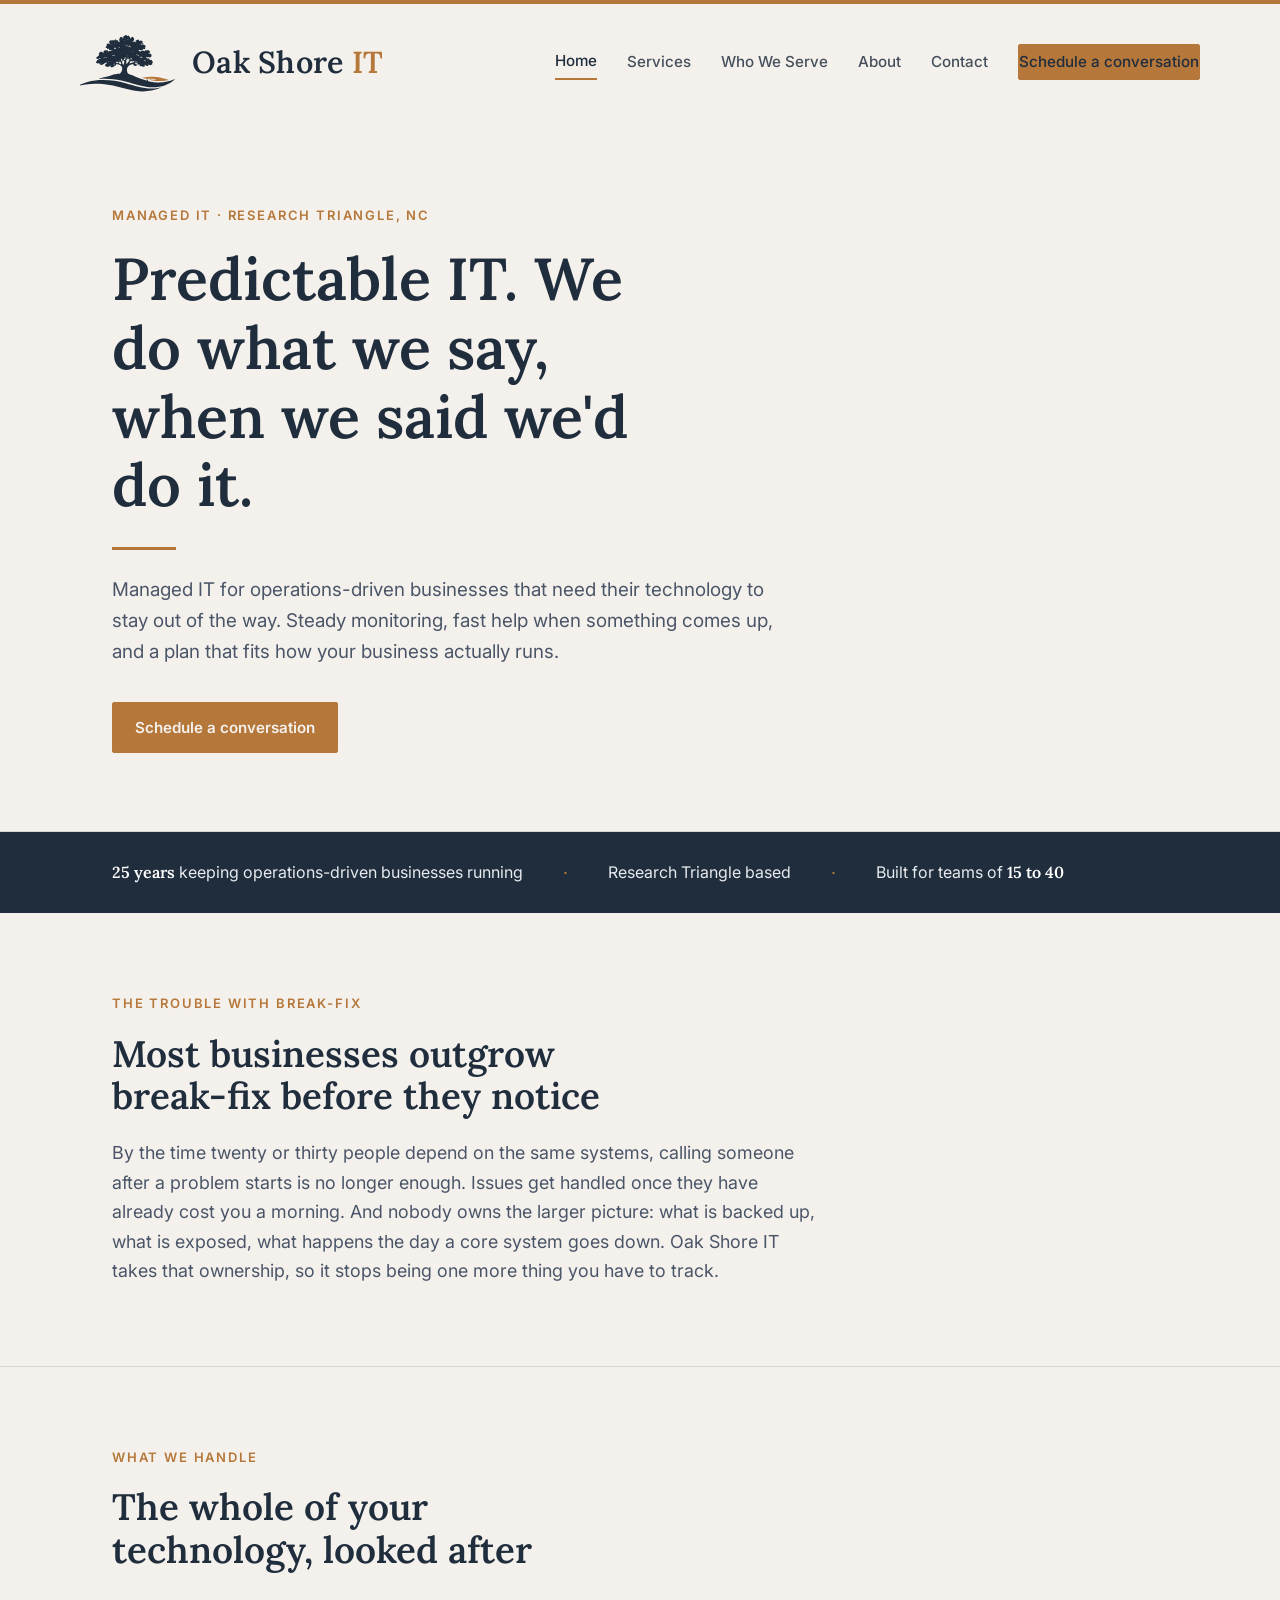
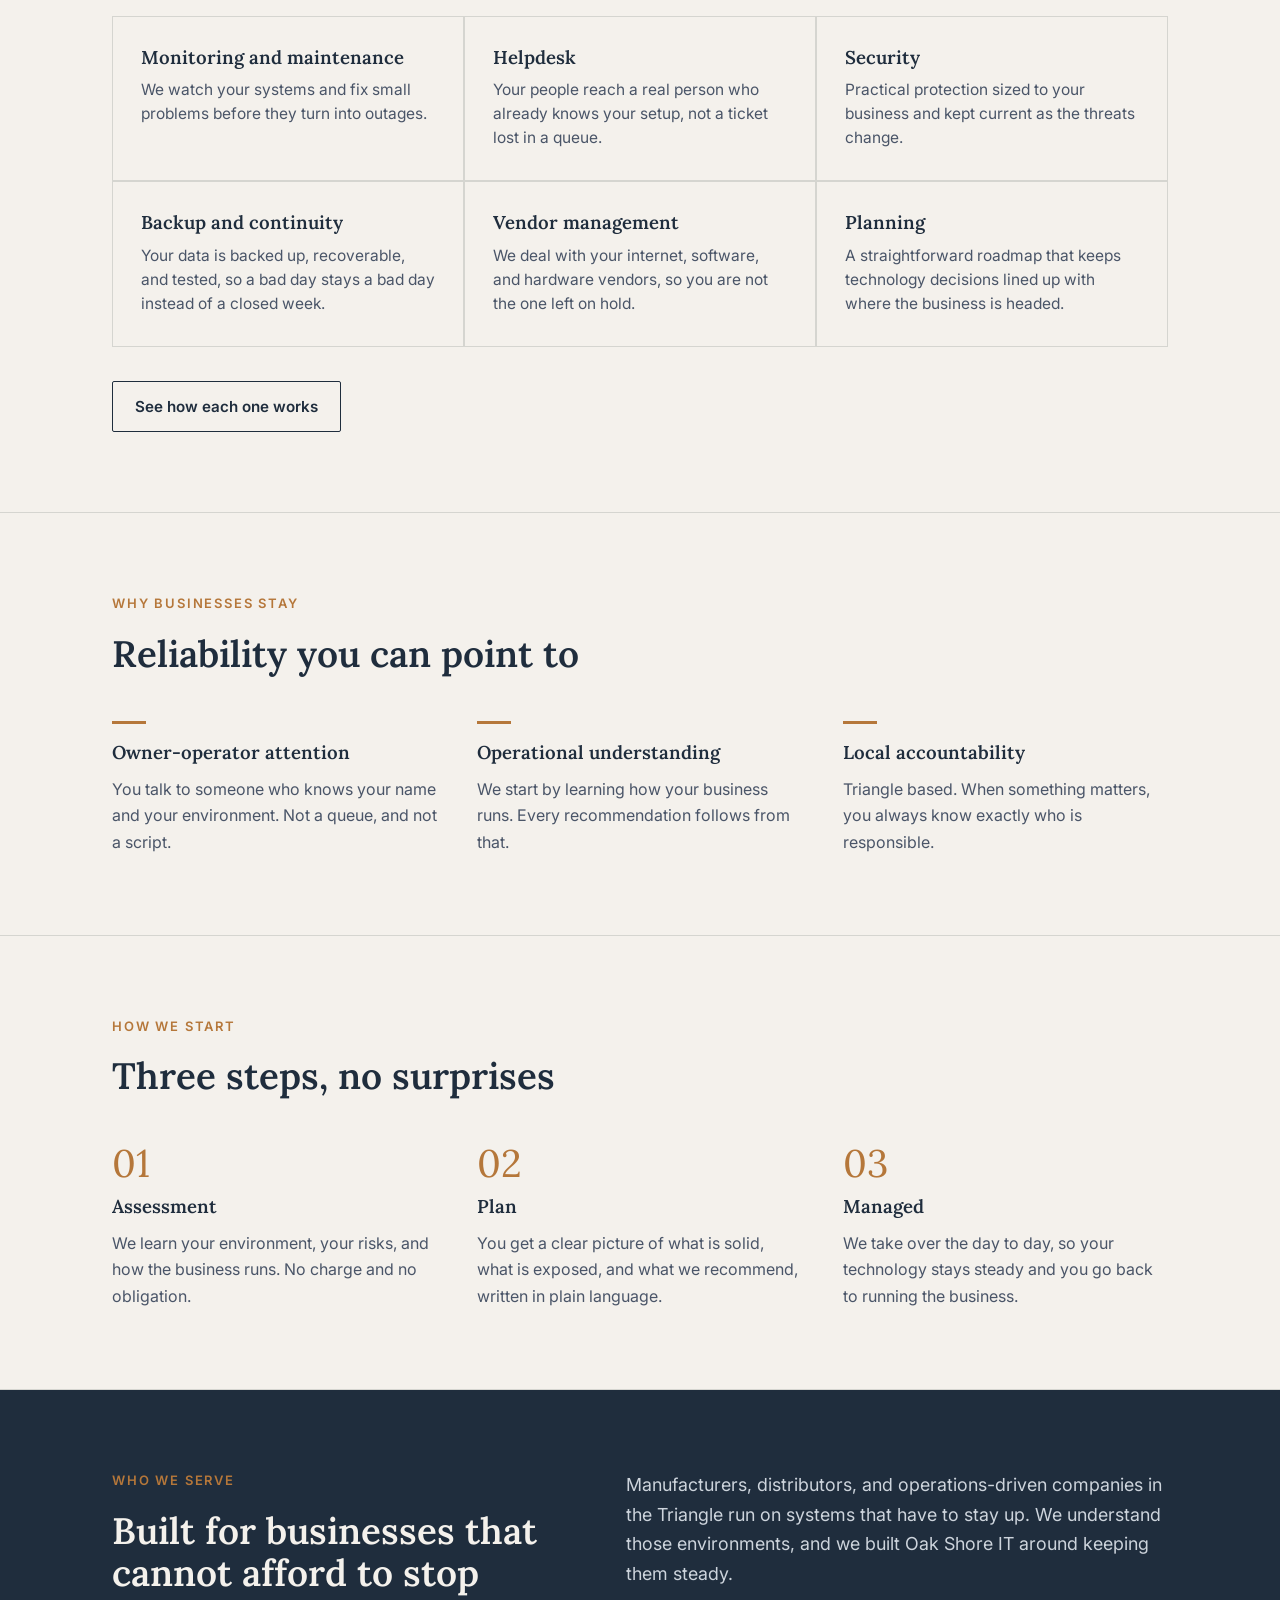
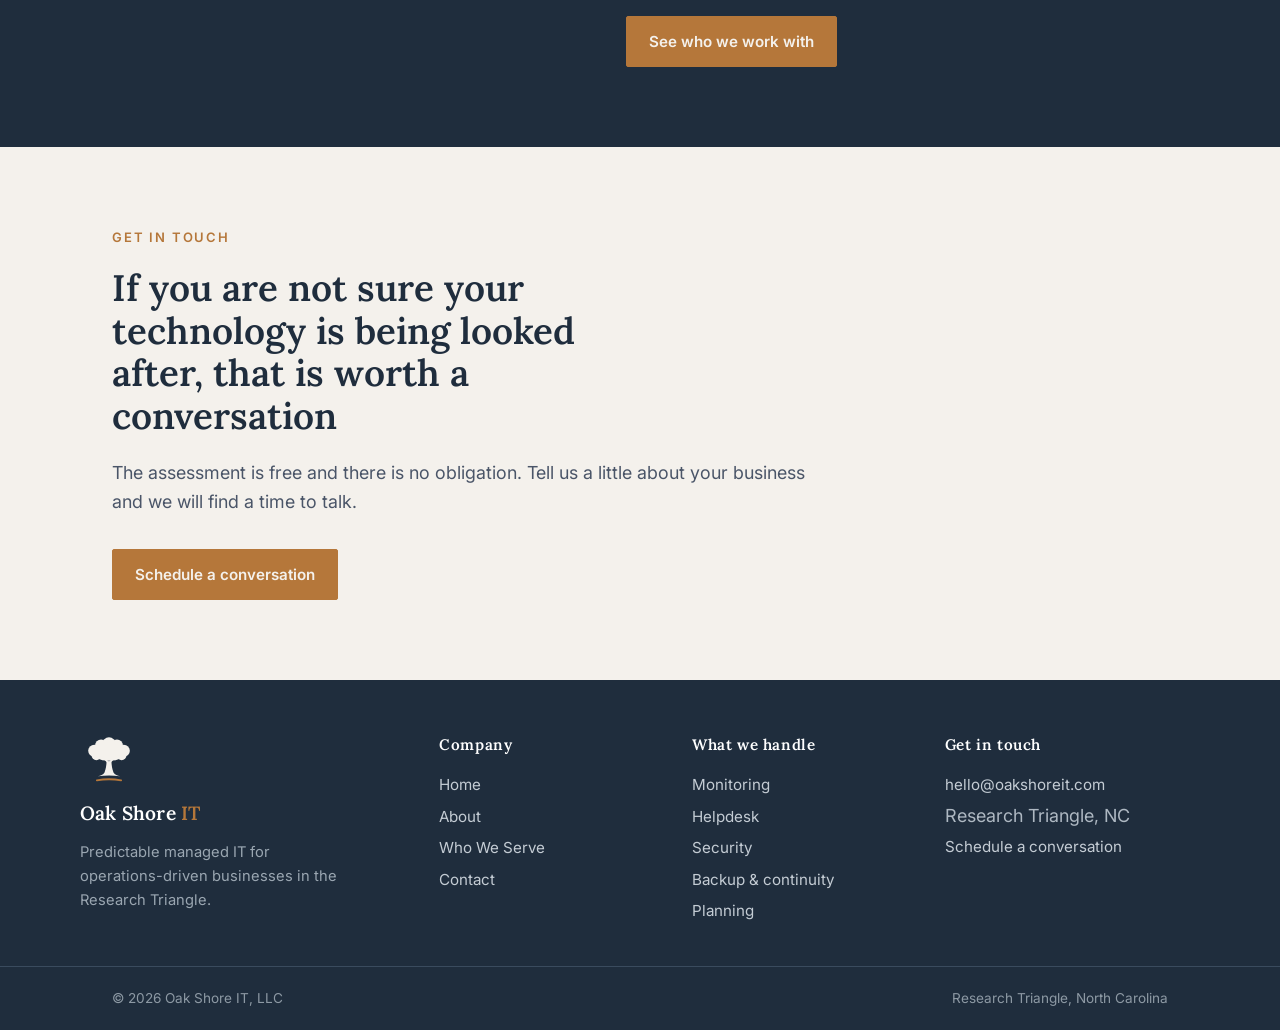
<file: index.html>
<!DOCTYPE html>
<html lang="en">
<head>
<!-- Google tag (gtag.js) -->
<script async src="https://www.googletagmanager.com/gtag/js?id=G-X41PDHYENH"></script>
<script>
  window.dataLayer = window.dataLayer || [];
  function gtag(){dataLayer.push(arguments);}
  gtag('js', new Date());
  gtag('config', 'G-X41PDHYENH');
</script>
<meta charset="utf-8">
<meta name="viewport" content="width=device-width, initial-scale=1">
<title>Oak Shore IT &middot; Predictable managed IT for the Research Triangle</title>
<meta name="description" content="Managed IT for operations-driven businesses in the Research Triangle. Steady monitoring, fast help, and a plan that fits how your business runs.">
<meta property="og:title" content="Oak Shore IT · Predictable managed IT for the Research Triangle">
<meta property="og:description" content="Managed IT for operations-driven businesses in the Research Triangle. Steady monitoring, fast help, and a plan that fits how your business runs.">
<meta property="og:url" content="https://oakshoreit.com/">
<meta property="og:type" content="website">
<meta property="og:image" content="https://oakshoreit.com/assets/oakshore-og.png">
<meta property="og:image:width" content="1200">
<meta property="og:image:height" content="630">
<link rel="icon" href="favicon.svg">
<link rel="preconnect" href="https://fonts.googleapis.com">
<link rel="preconnect" href="https://fonts.gstatic.com" crossorigin>
<link href="https://fonts.googleapis.com/css2?family=Lora:ital,wght@0,400;0,500;0,600;1,400&family=Inter:wght@400;450;500;600&display=swap" rel="stylesheet">
<link rel="stylesheet" href="styles.css">
</head>
<body>

<div class="brandbar"></div>
<header class="site-header">
  <div class="wrap bar">
    <a class="brand" href="index.html" aria-label="Oak Shore IT home">
      <svg class="oak" xmlns="http://www.w3.org/2000/svg" xmlns:xlink="http://www.w3.org/1999/xlink" width="2048" height="1366" viewBox="0 0 2048 1366"><path fill="#1F2D3D" transform="scale(1.64103 1.64183)" d="M593.648 65.9281C605.712 64.8623 604.312 73.1011 615.552 79.1133C628.369 69.018 633.693 69.0398 638.416 85.683C658.725 90.9894 648.518 100.72 652.587 108.908C659.238 111.87 664.253 99.9548 667.734 95.9222C674.815 87.7199 685.808 87.5497 693.74 94.6932C699.066 99.4905 699.428 102.863 699.838 109.705C700.871 110.576 701.883 111.473 702.872 112.394C711.217 120.283 703.859 125.45 697.826 131.114C705.686 158.006 688.584 146.529 682.53 150.782C682.17 152.851 682.904 154.811 684.89 155.789C695.34 160.933 701.523 150.922 710.85 148.323C720.176 145.725 720.046 159.629 723.433 161.747C729.708 157.521 721.504 140.139 727.253 134.17C730.66 130.632 735.585 132.433 739.502 133.336C740.909 132.152 742.331 130.987 743.767 129.839C755.731 120.303 762.853 125.297 770.78 136.086L771.503 144.321C789.057 138.799 788.885 127.736 808.596 142.379C833.061 160.555 789.702 179.938 790.413 188.219C803.095 188.13 798.016 192.709 805.434 196.055C812.905 199.424 821.031 174.813 828.776 194.583C841.185 194.373 851.561 194.365 852.257 210.195C852.599 217.969 850.938 221.348 845.868 226.961C853.327 239.539 848.402 246.427 835.336 250.269C825.722 247.153 819.269 239.885 817.363 255.709C808.2 263.881 799.203 265.152 787.354 263.658C783.151 260.159 780.345 257.933 775.36 255.689C768.999 258.385 759.695 263.195 754.255 267.315C765.905 268.795 770.148 267.516 775.668 279.045C779.964 279.412 784.266 279.718 788.571 279.962C798.197 266.812 803.335 268.745 817.873 272.91C829.507 262.072 833.709 262.745 835.605 278.734C848.973 269.424 852.941 248.416 870.284 268.044C875.783 265.285 881.341 262.674 887.119 260.559C894.294 263.882 907.785 275.284 909.919 283.261C910.554 285.636 906.26 299.542 904.595 302.007C902.929 304.475 895.01 303.54 892.167 306.945L892.398 308.254C898.143 314.48 921.549 304.531 925.923 315.807C934.019 336.679 934.184 343.793 913.714 356.123C906.993 360.171 898.241 353.755 891.921 351.328C887.108 352.437 880.495 355.612 875.134 357.332C869.743 352.309 868.187 350.082 861.137 347.299L861.113 356.199C867.946 361.254 869.627 363.148 873.275 370.753C920.591 363.964 900.214 382.43 904.645 390.181C908.01 391.431 918.099 388.014 922.664 387.156C936.122 393.118 932.512 396.376 940.12 405.633C949.553 417.109 958.886 420.6 936.296 427.537C939.292 434.692 948.215 443.193 935.806 448.211C927.12 451.723 912.532 459.429 903.415 455.638C897.693 453.259 893.414 450.13 887.044 448.154C887.52 449.934 887.964 451.724 888.374 453.521C891.304 466.826 880.477 467.498 870.461 469.614C861.305 463.37 854.129 454.786 843.653 451.229C840.213 450.061 841.429 450.016 838.386 451.504L838.133 450.798C838.891 455.221 844.083 459.879 844.704 464.563C846.099 475.074 833.062 478.464 825.267 479.206C823.624 478.272 820.813 476.237 819.147 475.099C816.082 475.398 813.009 475.625 809.933 475.778C807.979 473.447 807.47 472.5 805.99 469.829C801.105 471.023 797.081 472.05 792.088 472.729C787.247 471.051 773.768 464.232 772.482 458.636C771.528 454.485 777.473 451.489 779.733 448.644C777.266 447.801 765.61 451.469 762.072 452.268C756.589 449.535 746.276 442.962 742.698 437.721C741.027 435.272 749.235 432.397 750.906 431.715C751.208 428.577 751.334 425.045 751.518 421.868C733.231 434.14 731.46 433.556 710.029 433.462C719.381 444.752 723.034 442.651 736.475 446.964C740.433 448.234 747.456 451.55 749.451 455.544C749.255 463.321 734.105 461.049 731.117 462.979C714.519 473.701 693.658 459.878 690.866 441.418C674.246 442.948 658.241 448.468 644.211 457.509C624.341 470.257 612.877 487.229 611.432 511.233C610.385 528.641 612.151 547.53 621.276 562.772C627.945 573.91 639.835 575.378 651.181 578.944C663.918 582.888 676.69 586.123 689.127 590.914C703.44 596.591 716.035 606.134 730.159 612.146C769.404 628.851 809.922 642.768 850.957 654.371C856.969 656.071 862.854 657.941 868.986 659.198C861.133 643.132 876.884 640.005 882.791 647.208C884.199 648.899 884.811 651.114 884.471 653.288C883.801 657.57 881.297 659.361 878.09 661.631C1015.2 695.145 1112.1 691.491 1241.83 635.146C1234.28 642.605 1224.78 649.854 1216.33 656.387C1185.38 680.316 1145.26 705.282 1108.29 718.383C1088.29 727.154 1051.77 734.995 1029.87 738.754C856.504 768.527 703.461 693.183 537.579 656.848C468.141 641.421 397.247 633.496 326.117 633.209C298.505 633.08 267.656 634.055 240.157 637.353C253.961 631.258 270.514 626.519 285.055 622.251C314.201 613.695 343.263 604.75 373.378 600.452C398.978 596.656 420.955 582.598 445.736 576.761C451.751 575.344 460.106 576.417 466.453 575.288C472.921 574.137 479.013 570.984 485.442 570.019C494.044 568.728 503.037 569.22 511.646 567.769C540.182 562.115 552.45 514.936 548.352 490.598C543.506 461.825 501.447 444.412 475.372 445.76C469.566 446.06 469.137 453.763 466.498 457.432C461.708 464.055 452.982 465.531 445.493 467.051C444.961 467.965 444.412 468.869 443.845 469.761C435.125 483.624 412.327 489.278 397.904 480.802C388.384 475.207 399.91 466.346 398.966 461.378C391.682 457.32 384.478 471.391 377.878 474.306C370.076 477.752 363.584 478.944 355.258 480.006C350.924 478.254 349.004 476.971 345.796 473.608C343.904 473.597 341.956 473.533 340.078 473.493C324.242 473.157 320.666 452.856 332.573 444.468C336.665 441.586 339.649 441.415 344.42 440.579C339.912 426.271 344.127 426.378 356.521 421.124C350.518 421.223 344.266 421.559 338.247 421.798C331.592 431.643 328.194 431.781 316.955 431.081C312.464 451.027 295.443 441.308 284.012 453.38C282.79 454.67 280.443 455.607 278.839 456.253C269.283 454.587 255.594 450.425 253.441 440.12C252.994 437.977 252.311 435.267 250.773 433.882C244.877 431.431 235.042 439.032 229.377 435.705C211.002 424.912 197.021 423.037 218.94 402.545C222.634 388.578 226.657 389.847 239.535 390.198C239.992 387.124 240.067 383.74 240.209 380.612C228.556 374.945 200.781 374.343 217.269 350.283C219.198 347.468 226.514 347.455 229.574 347.438C233.276 334.5 237.239 336.005 249.189 336.577C247.632 331.605 246.075 328.462 243.612 324.007C254.205 315.622 250.179 316.649 243.989 309.989C239.66 305.331 253.064 296.72 256.056 293.83C259.838 290.177 263.303 285.349 268.06 282.362C273.423 282.114 279.918 281.332 285.173 281.759C293.062 282.398 293.282 289.012 293.838 295.073C299.233 295.92 304.892 297.049 310.287 298.042C308.979 294.152 303.637 285.292 304.758 281.538C305.964 275.35 319.11 263.713 325.231 262.416C336.596 261.343 350.954 263.145 362.213 264.91C366.479 265.578 365.867 280.322 370.088 282.751C375.395 281.104 375.394 272.436 380.822 270.549C385.345 268.977 391.41 272.701 395.534 274.734C395.626 274.614 395.717 274.494 395.809 274.375L396.279 273.784C403.592 264.461 409.432 268.338 418.549 272.135L419.267 271.822C420.177 269.185 420.224 270.076 419.82 267.727C416.78 263.662 411.603 265.515 407.97 263.29C407.339 261.624 407.223 260.978 406.082 259.662C401.264 258.859 394.725 259.79 389.681 259.718C374.255 259.499 374.758 254.173 375.418 241.511C363.223 245.78 344.15 259.044 353.233 232.301C336.25 233.273 330.678 232.144 337.304 213.12C338.966 208.349 346.412 206.418 350.772 204.879C341.674 193.65 343.988 184.861 358.104 180.29C369.072 176.738 376.03 173.2 386.991 178.506C387.489 177.885 390.36 174.176 390.589 173.655C393.155 166.325 378.079 164.356 377.651 156.982C377.012 145.968 389.736 135.797 399.542 133.856C406.45 132.488 410.333 134.862 415.572 138.508C427.348 123.246 432.913 128.724 445.697 138.196C446.148 136.731 446.627 135.215 447.21 133.799C448.912 129.549 452.292 126.191 456.551 124.518C466.938 120.423 473.055 126.836 476.343 136.001C480.645 135.203 484.183 134.689 488.506 134.159C495.153 137.763 498.53 139.724 501.734 146.565C501.512 149.062 500.552 155.02 501.682 156.861C506.614 159.895 518.385 152.691 522.178 149.048C519.769 148.677 514.16 147.915 512.994 146.194C509.186 140.575 511.531 121.054 511.481 113.841C512.888 112.233 515.322 110.068 516.953 108.534C519.173 97.4535 526.169 91.8505 537.271 91.6588C551.676 91.41 553.797 96.7944 554.146 109.224C557.374 108.269 562.805 105.786 566.076 104.405C562.907 100.953 557.557 95.9554 560.288 90.7189C565.104 81.4827 576.613 76.6951 584.742 70.8264C587.323 68.9631 590.769 67.1277 593.648 65.9281ZM608.55 375.835L608.41 376.645C607.1 383.932 604.229 390.88 602.719 397.874C599.691 411.89 601.69 428.737 603.875 442.748C610.065 436.925 615.419 430.913 620.911 424.433C633.068 410.514 646.872 397.466 640.699 377.275C621.42 381.45 628.838 385.169 608.55 375.835ZM660.041 403.848C651.837 413.172 648.438 420.666 643.054 431.947L643.226 433.066C648.917 432.22 655.36 430.863 660.953 429.56C670.305 427.382 680.414 426.187 689.076 422.077C694.607 419.453 707.942 407.85 708.589 401.604L708.146 401.081C688.048 410.094 681.12 410.915 660.041 403.848ZM579.136 391.245C588.036 392.335 591.326 376.372 591.705 369.974C591.934 365.611 591.546 361.238 590.552 356.983C586.642 355.283 583.951 354.059 579.679 353.245C587.962 384.703 571.944 373.101 567.777 378.083C567.365 382.845 575.499 388.827 579.136 391.245ZM554.634 383.832C553.452 398.749 553.412 405.568 546.034 419.117C547.827 424.051 558.972 456.993 566.061 452.215C573.807 436.804 576.445 424.909 575.746 407.568C570.487 401.045 560.611 389.711 554.634 383.832ZM467.77 422.434C468.311 425.279 468.872 428.733 469.7 431.453C473.53 430.786 478.133 429.841 481.952 429.66C487.428 429.928 490.53 430.43 495.925 431.376C495.516 426.162 495.078 420.95 494.61 415.74C490.947 415.697 485.944 415.486 482.414 415.913C475.023 416.535 474.045 418.351 467.77 422.434ZM664.147 224.298L664.684 224.548C669.689 226.937 669.61 230.468 674.364 230.206C676.209 228.636 675.596 229.371 676.52 226.728C674.932 219.936 663.843 224.748 660.75 219.676C660.582 219.401 660.198 216.577 660.127 216.059C656.579 212.081 653.252 216.91 648.431 213.002C646.721 209.299 646.933 202.556 644.856 201.608C639.642 205.45 626.589 211.158 630.626 217.462C634.876 219.448 641.117 215.483 644.765 213.414C652.987 220.141 654.124 220.726 664.147 224.298ZM516.279 418.863C512.761 418.464 507.951 417.442 504.931 418.849C503.057 420.578 502.922 421.734 502.902 424.258C502.833 433.125 516.38 437.38 523.064 440.472C526.63 442.28 530.954 445.112 534.777 444.079C541.15 437.648 519.085 398.133 513.665 393.536C513.388 405.671 523.913 403.294 516.279 418.863ZM542.555 401.271C544.984 395.694 545.746 392.993 546.675 386.972C543.547 380.213 539.356 371.355 532.435 367.743C532.904 374.979 535.087 400.857 538.429 406.293L539.197 406.628C540.978 405.233 541.572 403.373 542.555 401.271ZM454.578 245.335L455.295 248.188C458.901 249.381 465.124 243.826 468.591 242.015C466.336 238.633 460.457 229.569 456.8 228.495C453.015 230.688 441.15 237.4 439.987 241.543C442.693 244.288 449.322 241.994 453.654 243.904C454.259 244.637 454.51 244.656 454.578 245.335ZM790.4 355.407C794.691 357.245 796.734 358.37 800.681 360.703C803.996 362.303 806.374 363.787 810.071 362.984C816.305 356.2 792.989 348.504 788.263 348.785C784.139 349.525 776.958 350.73 774.454 354.593C775.691 358.99 787.178 355.976 790.4 355.407ZM750.245 328.372C755.748 333.114 757.357 335.723 765.104 334.151C765.557 331.781 766.287 329.485 765.315 327.313C761.04 322.313 731.566 318.298 724.249 318.89C731.019 323.443 735.982 323.155 742.727 329.131L750.245 328.372ZM432.463 325.262C431.047 327.605 429.129 331.552 426.353 332.203C422.424 333.125 417.799 331.778 415.096 335.092C414.819 337.043 414.672 336.329 415.381 338.072C424.604 343.513 426.054 330.688 437.219 332.273C441.585 333.541 454.212 337.536 458.314 335.724C457.226 333.36 436.324 325.915 432.463 325.262ZM718.004 419.098L729.236 422.514C733.29 419.873 749.196 410.452 748.64 405.348C737.104 412.398 731.601 414.049 717.734 412.098C716.798 414.08 715.573 415.945 715.879 417.982C716.856 418.809 716.769 418.817 718.004 419.098ZM588.959 198.887C588.901 196.158 588.807 193.358 588.798 190.635C585.669 190.69 582.214 190.675 579.117 190.847C580.574 194.114 585.437 198.888 588.959 198.887ZM439.027 458.423C443.026 455.871 452.398 450.285 455.06 446.637C454.958 446.403 454.792 445.898 454.633 445.79C449.096 446.408 443.863 447.276 438.367 448.177C438.407 451.682 438.32 454.979 439.027 458.423ZM450.112 435.011L456.264 434.422L456.909 433.688C456.649 430.354 454.502 423.696 451.489 421.963C450.975 426.307 450.515 430.656 450.112 435.011ZM442.582 165.942C442.146 168.043 441.753 168.957 442.397 170.996C443.844 172.984 445.429 173.215 447.889 173.702C448.393 171.434 448.785 170.56 448.189 168.311C446.866 166.552 445.873 166.364 443.592 166.057C443.256 166.013 442.919 165.975 442.582 165.942ZM621.59 330.884C620.476 333.093 619.602 334.362 619.531 336.83C620.751 339.681 621.579 339.841 624.716 340.62C628.131 336.011 627.4 332.283 621.59 330.884ZM380.098 411.735C382.213 411.482 382.033 411.852 383.291 410.687C382.171 407.13 376.505 405.893 373.263 405.142L368.548 412.105L380.098 411.735ZM619.799 122.436C620.021 124.885 619.908 126.682 621.312 128.63C623.231 129.954 624.237 129.702 626.602 129.689C626.91 127.426 627.351 126.002 626.52 123.911C624.243 122.03 623.082 122.342 619.799 122.436ZM476.52 405.112C478.61 412.606 480.773 411.819 487.851 411.402C485.145 405.16 482.985 405.635 476.52 405.112ZM574.466 129.202C573.327 131.068 572.41 132.032 572.677 134.132C573.758 136.002 574.766 136.31 576.673 137.361C578.031 135.547 578.149 135.301 578.58 133.077C577.789 130.129 577.57 129.978 574.466 129.202ZM268.21 427.143C265.875 428.502 262.852 430.001 261.217 432.048L261.188 433.192L262.203 433.704C264.888 432.671 268.085 431.565 269.514 428.9L269.416 427.815L268.21 427.143ZM404.001 192.878C404.736 190.808 405.269 189.868 404.681 187.708C403.347 185.992 402.317 185.825 400.062 185.545C399.742 185.506 399.422 185.473 399.102 185.445C398.643 187.825 398.017 189.9 398.783 192.205C400.715 193.947 401.59 193.618 404.001 192.878ZM780.899 190.315C777.901 190.885 773.784 191.534 774.686 195.629C776.431 196.185 775.789 196.069 777.955 195.062L787.228 190.08L780.899 190.315ZM684.632 281.708C685.926 279.854 686.797 278.933 686.983 276.641C686.009 273.729 685.222 273.745 682.177 273.182C681.249 275.564 680.268 277.305 680.598 279.777C681.804 281.369 682.512 281.635 684.632 281.708ZM630.522 360.802C629.471 364.775 628.283 366.814 630.148 370.101C632.618 371.691 634.255 371.368 637.245 371.274C637.515 368.349 638.323 364.769 637.152 362.378C635.488 360.84 632.798 360.864 630.522 360.802ZM502.33 220.497C505.308 226.391 508.281 234.561 515.564 235.023C514.207 228.65 512.545 226.592 508.94 221.293L502.33 220.497ZM677.57 382.331C673.202 385.238 670.182 387.423 666.358 391.182C668.244 391.71 671.376 392.672 673.214 393.02C676.091 393.378 679.091 393.798 681.962 394.094C682.234 388.161 682.915 385.816 677.57 382.331ZM827.47 392.437C835.744 398.607 848.44 404.073 858.477 406.271C858.319 404.202 858.396 402.078 856.791 400.712C850.722 395.551 835.12 391.931 827.47 392.437ZM334.37 353.451C339.261 355.257 346.562 358.687 351.432 357.505L352.091 356.643C349.932 351.516 340.082 350.882 335.397 351.116C329.228 353.546 327.458 354.206 320.77 355.195C318.744 357.303 315.968 360.375 313.878 362.285C309.254 363.273 306.628 363.395 303.305 366.799L303.107 367.859C307.211 369.311 314.149 362.636 318.771 360.84C324.736 357.686 328.11 355.756 334.37 353.451ZM243.997 380.509C251.937 379.883 258.149 377.572 266.162 377.367C266.617 374.536 267.513 370.717 266.812 368.068C265.409 367.404 266.122 367.52 264.6 367.681C259.059 368.809 241.703 372.374 241.616 378.836C242.645 379.858 242.6 379.897 243.997 380.509ZM658.162 384.755C661.936 381.14 672.699 372.044 673.792 367.676C672.919 364.879 671.14 365.409 668.423 365.263C661.298 366.801 664.669 370.65 653.461 372.914C653.499 376.757 653.108 381.409 655.271 384.514C657.068 385.358 656.14 385.242 658.162 384.755ZM611.876 191.006C609.09 201.032 604.686 207.415 600.069 216.545L606.441 213.878C612.262 210.919 610.402 208.196 618.26 205.633C618.877 201.473 615.263 193.428 611.876 191.006ZM614.716 373.263C615.513 370.664 619.676 359.768 614.376 358.502C613.853 358.377 611.366 358.53 610.712 358.562C607.183 361.515 607.612 368.263 609.976 371.812C611.02 373.377 613.044 373.133 614.716 373.263Z"/><path fill="#F4F1EC" fill-opacity="0.0078431377" transform="scale(1.64103 1.64183)" d="M335.397 351.116C340.082 350.882 349.932 351.516 352.091 356.643L351.432 357.505C346.562 358.687 339.261 355.257 334.37 353.451C328.11 355.756 324.736 357.686 318.771 360.84C314.149 362.636 307.211 369.311 303.107 367.859L303.305 366.799C306.628 363.395 309.254 363.273 313.878 362.285C315.968 360.375 318.744 357.303 320.77 355.195C327.458 354.206 329.228 353.546 335.397 351.116Z"/><path fill="#B5773A" transform="scale(1.64103 1.64183)" d="M915.729 606.738C925.247 605.483 939.776 606.598 949.611 606.459C1007.73 605.64 1063.52 618.056 1118.24 636.751C1130.34 640.885 1144.75 643.711 1156.56 648.647C1145.86 652.345 1134.16 654.254 1123.02 656.386C1063.74 667.733 1003.45 665.905 943.88 657.5C919.905 654.196 910.481 650.583 888.339 644.887C898.272 644.843 908.206 644.873 918.138 644.977C937.213 645.325 976.388 647.33 993.305 640.099C990.523 639.164 986.971 638.357 984.047 638.166C942.026 635.219 900.22 632.731 858.101 632.898C844.637 632.952 810.632 626.391 797.918 622.325C808.361 619.806 819.558 618.361 830.171 616.487C858.698 611.45 886.795 608.335 915.729 606.738Z"/><path fill="#1F2D3D" transform="scale(1.64103 1.64183)" d="M815.716 170.056C820.842 170.488 825.31 173.247 823.067 178.758C821.157 183.452 811.391 186.8 807.091 188.683C806.598 188.713 806.104 188.735 805.61 188.75C803.102 188.823 801.291 188.821 799.453 187.076C797.897 180.451 810.741 172.912 815.716 170.056Z"/><path fill="#1F2D3D" transform="scale(1.64103 1.64183)" d="M0 712.214C30.296 698.801 64.8053 684.597 96.9363 675.937C257.421 632.685 435.022 649.777 593.732 691.794C717.201 724.482 838.067 769.783 968.013 760.088C1000.22 757.685 1029.83 752.112 1061.39 745.486C963.937 797.172 826.398 807.266 719.145 790.997C668.097 783.253 608.548 766.247 557.892 753.537C470.19 731.532 386.425 712.348 296.062 703.176C222.545 695.198 148.304 696.781 75.1939 707.886C61.1739 710.041 47.2198 712.605 33.3495 715.576C24.1349 717.624 9.08001 721.578 0 722.574L0 712.214Z"/></svg>
      <span class="wm">Oak Shore <span class="it">IT</span></span>
    </a>
    <button class="menu-toggle" aria-label="Menu" aria-expanded="false"><span></span><span></span><span></span></button>
    <nav class="links" id="nav">
      <a href="index.html" aria-current="page">Home</a><a href="services.html">Services</a><a href="who-we-serve.html">Who We Serve</a><a href="about.html">About</a><a href="contact.html">Contact</a>
      <a href="contact.html" class="btn">Schedule a conversation</a>
    </nav>
  </div>
</header>
<main>

  <section class="hero">
    <div class="wrap">
      <p class="eyebrow">Managed IT &middot; Research Triangle, NC</p>
      <h1>Predictable IT. We do what we say, when we said we'd do it.</h1>
      <div class="accent"></div>
      <p class="lede">Managed IT for operations-driven businesses that need their technology to stay out of the way. Steady monitoring, fast help when something comes up, and a plan that fits how your business actually runs.</p>
      <a href="contact.html" class="btn">Schedule a conversation</a>
    </div>
  </section>

  <div class="band">
    <div class="wrap">
      <span class="item"><b>25 years</b> keeping operations-driven businesses running</span>
      <span class="dot">&middot;</span>
      <span class="item">Research Triangle based</span>
      <span class="dot">&middot;</span>
      <span class="item">Built for teams of <b>15 to 40</b></span>
    </div>
  </div>

  <section class="section">
    <div class="wrap">
      <p class="eyebrow">The trouble with break-fix</p>
      <h2>Most businesses outgrow break-fix before they notice</h2>
      <p class="lede">By the time twenty or thirty people depend on the same systems, calling someone after a problem starts is no longer enough. Issues get handled once they have already cost you a morning. And nobody owns the larger picture: what is backed up, what is exposed, what happens the day a core system goes down. Oak Shore IT takes that ownership, so it stops being one more thing you have to track.</p>
    </div>
  </section>

  <section class="section">
    <div class="wrap">
      <p class="eyebrow">What we handle</p>
      <h2>The whole of your technology, looked after</h2>
      <div class="grid">
        <div class="card"><h3>Monitoring and maintenance</h3><p>We watch your systems and fix small problems before they turn into outages.</p></div>
        <div class="card"><h3>Helpdesk</h3><p>Your people reach a real person who already knows your setup, not a ticket lost in a queue.</p></div>
        <div class="card"><h3>Security</h3><p>Practical protection sized to your business and kept current as the threats change.</p></div>
        <div class="card"><h3>Backup and continuity</h3><p>Your data is backed up, recoverable, and tested, so a bad day stays a bad day instead of a closed week.</p></div>
        <div class="card"><h3>Vendor management</h3><p>We deal with your internet, software, and hardware vendors, so you are not the one left on hold.</p></div>
        <div class="card"><h3>Planning</h3><p>A straightforward roadmap that keeps technology decisions lined up with where the business is headed.</p></div>
      </div>
      <div class="btnrow" style="margin-top:34px"><a href="services.html" class="btn ghost">See how each one works</a></div>
    </div>
  </section>

  <section class="section">
    <div class="wrap">
      <p class="eyebrow">Why businesses stay</p>
      <h2>Reliability you can point to</h2>
      <div class="three">
        <div><div class="tick"></div><h3>Owner-operator attention</h3><p>You talk to someone who knows your name and your environment. Not a queue, and not a script.</p></div>
        <div><div class="tick"></div><h3>Operational understanding</h3><p>We start by learning how your business runs. Every recommendation follows from that.</p></div>
        <div><div class="tick"></div><h3>Local accountability</h3><p>Triangle based. When something matters, you always know exactly who is responsible.</p></div>
      </div>
    </div>
  </section>

  <section class="section">
    <div class="wrap">
      <p class="eyebrow">How we start</p>
      <h2>Three steps, no surprises</h2>
      <div class="three">
        <div><div class="num">01</div><h3>Assessment</h3><p>We learn your environment, your risks, and how the business runs. No charge and no obligation.</p></div>
        <div><div class="num">02</div><h3>Plan</h3><p>You get a clear picture of what is solid, what is exposed, and what we recommend, written in plain language.</p></div>
        <div><div class="num">03</div><h3>Managed</h3><p>We take over the day to day, so your technology stays steady and you go back to running the business.</p></div>
      </div>
    </div>
  </section>

  <section class="section dark">
    <div class="wrap">
      <div class="twocol">
        <div>
          <p class="eyebrow">Who we serve</p>
          <h2>Built for businesses that cannot afford to stop</h2>
        </div>
        <div>
          <p class="lede">Manufacturers, distributors, and operations-driven companies in the Triangle run on systems that have to stay up. We understand those environments, and we built Oak Shore IT around keeping them steady.</p>
          <div class="btnrow" style="margin-top:28px"><a href="who-we-serve.html" class="btn">See who we work with</a></div>
        </div>
      </div>
    </div>
  </section>

  <section class="section last">
    <div class="wrap">
      <p class="eyebrow">Get in touch</p>
      <h2>If you are not sure your technology is being looked after, that is worth a conversation</h2>
      <p class="lede" style="margin-top:20px">The assessment is free and there is no obligation. Tell us a little about your business and we will find a time to talk.</p>
      <div class="btnrow" style="margin-top:32px"><a href="contact.html" class="btn">Schedule a conversation</a></div>
    </div>
  </section>

</main>

<footer>
  <div class="wrap foot">
    <div class="brandcol">
      <svg class="oak" viewBox="0 0 220 182" xmlns="http://www.w3.org/2000/svg">
  <g fill="#F4F1EC">
    <ellipse cx="110" cy="60" rx="66" ry="34"/>
    <circle cx="54"  cy="56" r="23"/>
    <circle cx="166" cy="56" r="23"/>
    <circle cx="80"  cy="36" r="23"/>
    <circle cx="140" cy="36" r="23"/>
    <circle cx="110" cy="30" r="25"/>
    <circle cx="62"  cy="74" r="18"/>
    <circle cx="158" cy="74" r="18"/>
  </g>
  <!-- branch hints so it is not a lollipop -->
  <g stroke="#F4F1EC" stroke-width="7" stroke-linecap="round" fill="none">
    <path d="M110 104 L88 80"/>
    <path d="M110 104 L132 78"/>
  </g>
  <!-- sturdy trunk flaring into a rooted base -->
  <path d="M101 96 L119 96
           C120 112 122 126 127 138
           C132 146 142 150 152 153
           Q110 147 68 153
           C78 150 88 146 93 138
           C98 126 100 112 101 96 Z" fill="#F4F1EC"/>
  <path d="M64 168 Q110 160 156 168" stroke="#B5773A" stroke-width="7" stroke-linecap="round" fill="none"/>
</svg>
      <div class="wm">Oak Shore <span style="color:var(--brass)">IT</span></div>
      <p class="desc">Predictable managed IT for operations-driven businesses in the Research Triangle.</p>
    </div>
    <div>
      <h4>Company</h4>
      <ul><li><a href="index.html">Home</a></li><li><a href="about.html">About</a></li>
      <li><a href="who-we-serve.html">Who We Serve</a></li><li><a href="contact.html">Contact</a></li></ul>
    </div>
    <div>
      <h4>What we handle</h4>
      <ul><li><a href="services.html">Monitoring</a></li><li><a href="services.html">Helpdesk</a></li>
      <li><a href="services.html">Security</a></li><li><a href="services.html">Backup &amp; continuity</a></li>
      <li><a href="services.html">Planning</a></li></ul>
    </div>
    <div>
      <h4>Get in touch</h4>
      <ul><li><a href="mailto:hello@oakshoreit.com">hello@oakshoreit.com</a></li>
      <li>Research Triangle, NC</li>
      <li><a href="contact.html">Schedule a conversation</a></li></ul>
    </div>
  </div>
  <div class="footbar">
    <div class="wrap">
      <span>&copy; 2026 Oak Shore IT, LLC</span>
      <span>Research Triangle, North Carolina</span>
    </div>
  </div>
</footer>
<script>
  (function(){
    var h=document.querySelector('.site-header');
    function onScroll(){ if(window.scrollY>56){h.classList.add('condensed');}else{h.classList.remove('condensed');} }
    window.addEventListener('scroll',onScroll,{passive:true}); onScroll();
    var t=document.querySelector('.menu-toggle'), n=document.getElementById('nav');
    if(t){t.addEventListener('click',function(){var o=n.classList.toggle('open');t.setAttribute('aria-expanded',o);});}
  })();
</script>
</body>
</html>
</file>
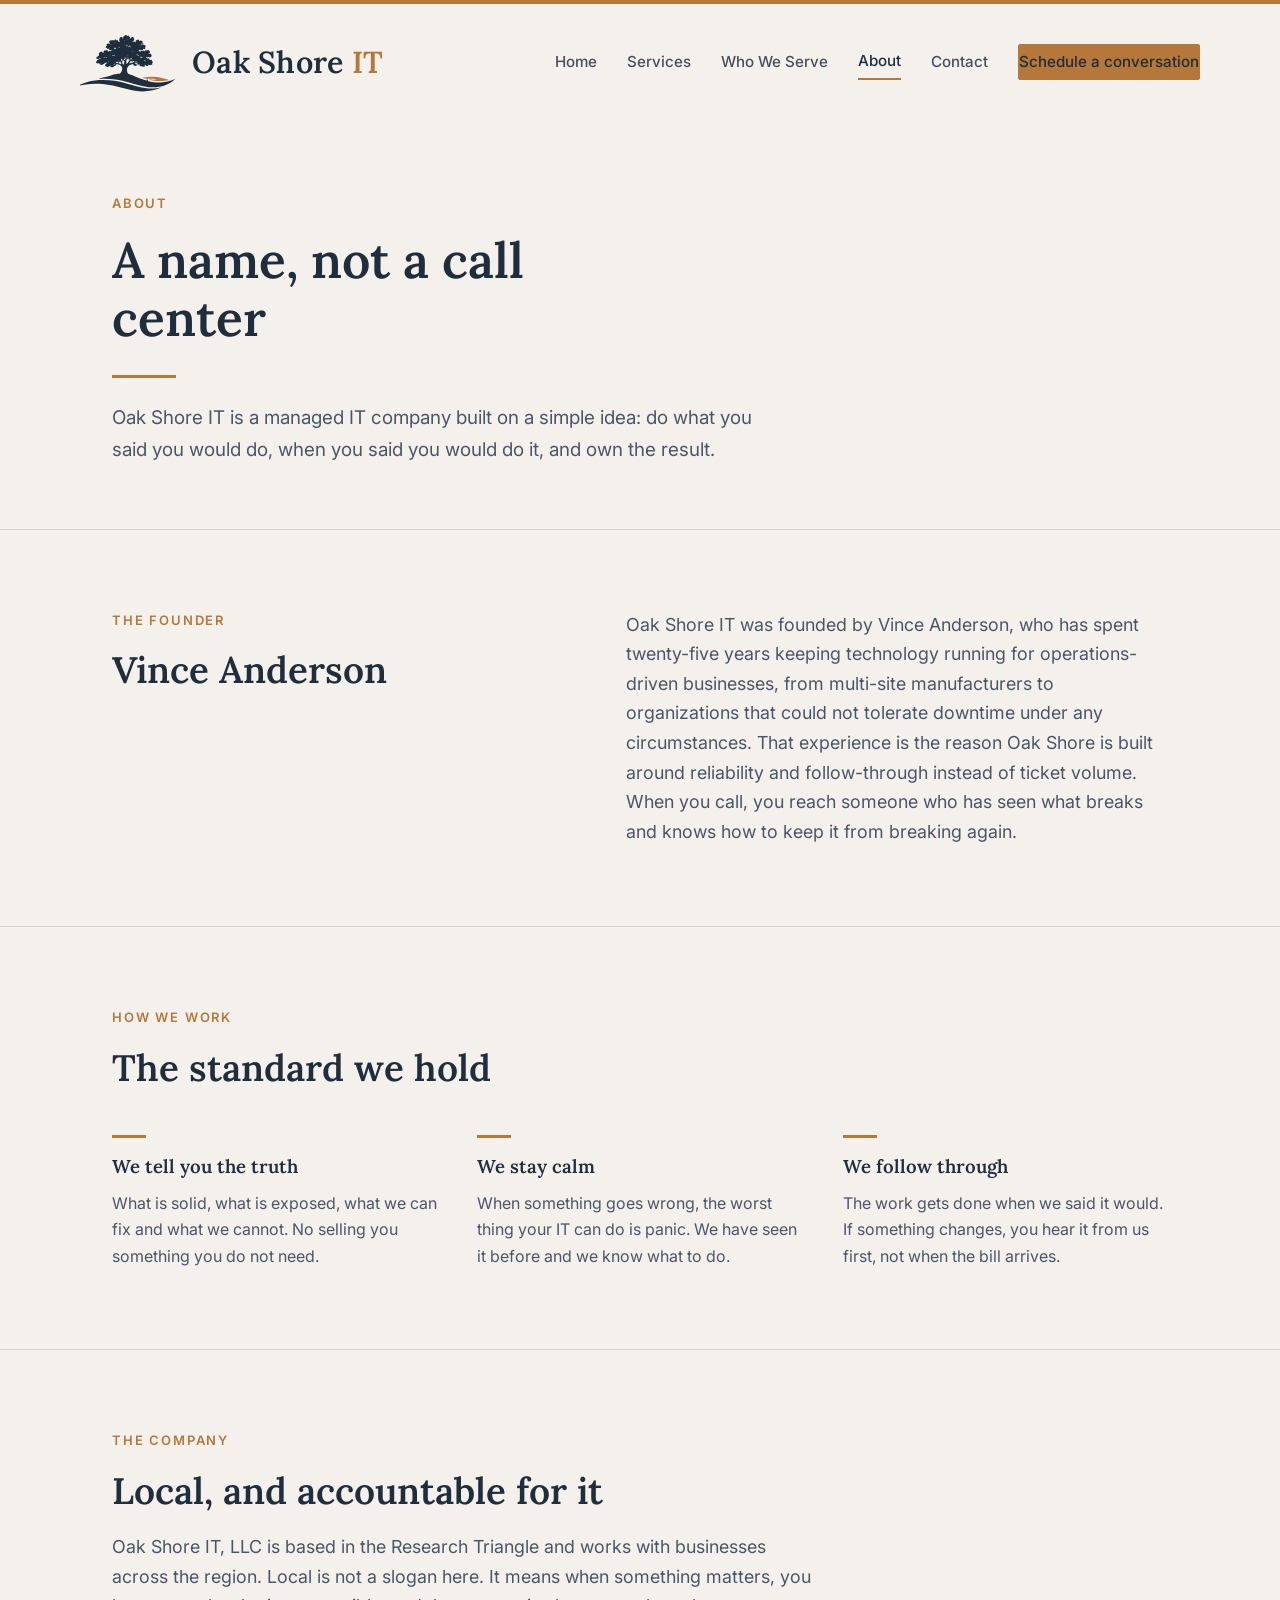
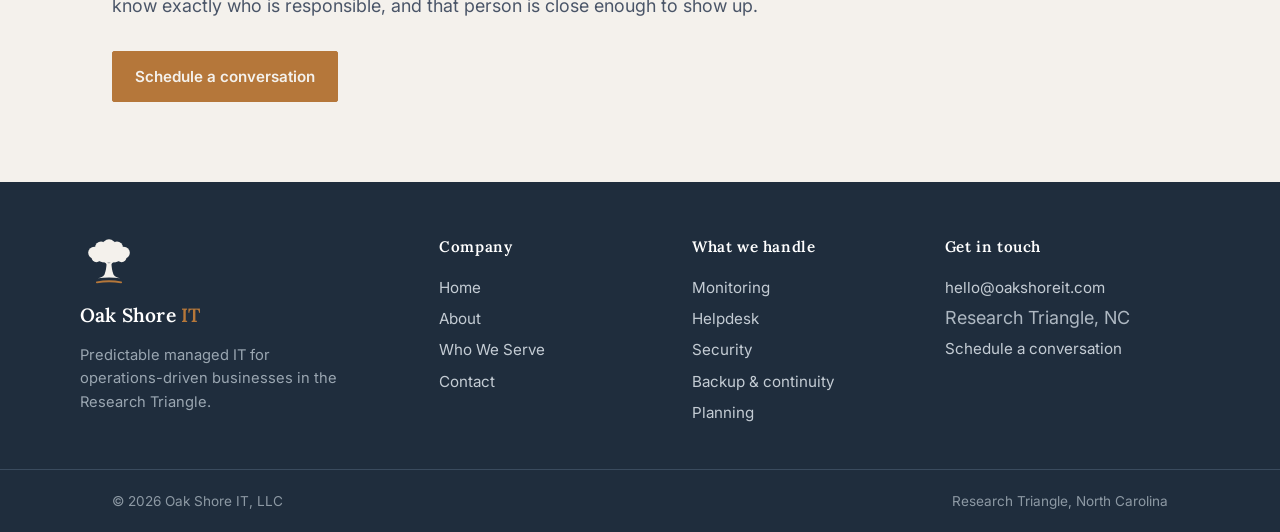
<file: about.html>
<!DOCTYPE html>
<html lang="en">
<head>
<!-- Google tag (gtag.js) -->
<script async src="https://www.googletagmanager.com/gtag/js?id=G-X41PDHYENH"></script>
<script>
  window.dataLayer = window.dataLayer || [];
  function gtag(){dataLayer.push(arguments);}
  gtag('js', new Date());
  gtag('config', 'G-X41PDHYENH');
</script>
<meta charset="utf-8">
<meta name="viewport" content="width=device-width, initial-scale=1">
<title>About &middot; Oak Shore IT</title>
<meta name="description" content="Oak Shore IT is a managed IT company built on reliability and follow-through. Founded by Vince Anderson, twenty-five years in operations-driven IT.">
<meta property="og:title" content="About · Oak Shore IT">
<meta property="og:description" content="Oak Shore IT is a managed IT company built on reliability and follow-through. Founded by Vince Anderson, twenty-five years in operations-driven IT.">
<meta property="og:url" content="https://oakshoreit.com/about.html">
<meta property="og:type" content="website">
<meta property="og:image" content="https://oakshoreit.com/assets/oakshore-og.png">
<meta property="og:image:width" content="1200">
<meta property="og:image:height" content="630">
<link rel="icon" href="favicon.svg">
<link rel="preconnect" href="https://fonts.googleapis.com">
<link rel="preconnect" href="https://fonts.gstatic.com" crossorigin>
<link href="https://fonts.googleapis.com/css2?family=Lora:ital,wght@0,400;0,500;0,600;1,400&family=Inter:wght@400;450;500;600&display=swap" rel="stylesheet">
<link rel="stylesheet" href="styles.css">
</head>
<body>

<div class="brandbar"></div>
<header class="site-header">
  <div class="wrap bar">
    <a class="brand" href="index.html" aria-label="Oak Shore IT home">
      <svg class="oak" xmlns="http://www.w3.org/2000/svg" xmlns:xlink="http://www.w3.org/1999/xlink" width="2048" height="1366" viewBox="0 0 2048 1366"><path fill="#1F2D3D" transform="scale(1.64103 1.64183)" d="M593.648 65.9281C605.712 64.8623 604.312 73.1011 615.552 79.1133C628.369 69.018 633.693 69.0398 638.416 85.683C658.725 90.9894 648.518 100.72 652.587 108.908C659.238 111.87 664.253 99.9548 667.734 95.9222C674.815 87.7199 685.808 87.5497 693.74 94.6932C699.066 99.4905 699.428 102.863 699.838 109.705C700.871 110.576 701.883 111.473 702.872 112.394C711.217 120.283 703.859 125.45 697.826 131.114C705.686 158.006 688.584 146.529 682.53 150.782C682.17 152.851 682.904 154.811 684.89 155.789C695.34 160.933 701.523 150.922 710.85 148.323C720.176 145.725 720.046 159.629 723.433 161.747C729.708 157.521 721.504 140.139 727.253 134.17C730.66 130.632 735.585 132.433 739.502 133.336C740.909 132.152 742.331 130.987 743.767 129.839C755.731 120.303 762.853 125.297 770.78 136.086L771.503 144.321C789.057 138.799 788.885 127.736 808.596 142.379C833.061 160.555 789.702 179.938 790.413 188.219C803.095 188.13 798.016 192.709 805.434 196.055C812.905 199.424 821.031 174.813 828.776 194.583C841.185 194.373 851.561 194.365 852.257 210.195C852.599 217.969 850.938 221.348 845.868 226.961C853.327 239.539 848.402 246.427 835.336 250.269C825.722 247.153 819.269 239.885 817.363 255.709C808.2 263.881 799.203 265.152 787.354 263.658C783.151 260.159 780.345 257.933 775.36 255.689C768.999 258.385 759.695 263.195 754.255 267.315C765.905 268.795 770.148 267.516 775.668 279.045C779.964 279.412 784.266 279.718 788.571 279.962C798.197 266.812 803.335 268.745 817.873 272.91C829.507 262.072 833.709 262.745 835.605 278.734C848.973 269.424 852.941 248.416 870.284 268.044C875.783 265.285 881.341 262.674 887.119 260.559C894.294 263.882 907.785 275.284 909.919 283.261C910.554 285.636 906.26 299.542 904.595 302.007C902.929 304.475 895.01 303.54 892.167 306.945L892.398 308.254C898.143 314.48 921.549 304.531 925.923 315.807C934.019 336.679 934.184 343.793 913.714 356.123C906.993 360.171 898.241 353.755 891.921 351.328C887.108 352.437 880.495 355.612 875.134 357.332C869.743 352.309 868.187 350.082 861.137 347.299L861.113 356.199C867.946 361.254 869.627 363.148 873.275 370.753C920.591 363.964 900.214 382.43 904.645 390.181C908.01 391.431 918.099 388.014 922.664 387.156C936.122 393.118 932.512 396.376 940.12 405.633C949.553 417.109 958.886 420.6 936.296 427.537C939.292 434.692 948.215 443.193 935.806 448.211C927.12 451.723 912.532 459.429 903.415 455.638C897.693 453.259 893.414 450.13 887.044 448.154C887.52 449.934 887.964 451.724 888.374 453.521C891.304 466.826 880.477 467.498 870.461 469.614C861.305 463.37 854.129 454.786 843.653 451.229C840.213 450.061 841.429 450.016 838.386 451.504L838.133 450.798C838.891 455.221 844.083 459.879 844.704 464.563C846.099 475.074 833.062 478.464 825.267 479.206C823.624 478.272 820.813 476.237 819.147 475.099C816.082 475.398 813.009 475.625 809.933 475.778C807.979 473.447 807.47 472.5 805.99 469.829C801.105 471.023 797.081 472.05 792.088 472.729C787.247 471.051 773.768 464.232 772.482 458.636C771.528 454.485 777.473 451.489 779.733 448.644C777.266 447.801 765.61 451.469 762.072 452.268C756.589 449.535 746.276 442.962 742.698 437.721C741.027 435.272 749.235 432.397 750.906 431.715C751.208 428.577 751.334 425.045 751.518 421.868C733.231 434.14 731.46 433.556 710.029 433.462C719.381 444.752 723.034 442.651 736.475 446.964C740.433 448.234 747.456 451.55 749.451 455.544C749.255 463.321 734.105 461.049 731.117 462.979C714.519 473.701 693.658 459.878 690.866 441.418C674.246 442.948 658.241 448.468 644.211 457.509C624.341 470.257 612.877 487.229 611.432 511.233C610.385 528.641 612.151 547.53 621.276 562.772C627.945 573.91 639.835 575.378 651.181 578.944C663.918 582.888 676.69 586.123 689.127 590.914C703.44 596.591 716.035 606.134 730.159 612.146C769.404 628.851 809.922 642.768 850.957 654.371C856.969 656.071 862.854 657.941 868.986 659.198C861.133 643.132 876.884 640.005 882.791 647.208C884.199 648.899 884.811 651.114 884.471 653.288C883.801 657.57 881.297 659.361 878.09 661.631C1015.2 695.145 1112.1 691.491 1241.83 635.146C1234.28 642.605 1224.78 649.854 1216.33 656.387C1185.38 680.316 1145.26 705.282 1108.29 718.383C1088.29 727.154 1051.77 734.995 1029.87 738.754C856.504 768.527 703.461 693.183 537.579 656.848C468.141 641.421 397.247 633.496 326.117 633.209C298.505 633.08 267.656 634.055 240.157 637.353C253.961 631.258 270.514 626.519 285.055 622.251C314.201 613.695 343.263 604.75 373.378 600.452C398.978 596.656 420.955 582.598 445.736 576.761C451.751 575.344 460.106 576.417 466.453 575.288C472.921 574.137 479.013 570.984 485.442 570.019C494.044 568.728 503.037 569.22 511.646 567.769C540.182 562.115 552.45 514.936 548.352 490.598C543.506 461.825 501.447 444.412 475.372 445.76C469.566 446.06 469.137 453.763 466.498 457.432C461.708 464.055 452.982 465.531 445.493 467.051C444.961 467.965 444.412 468.869 443.845 469.761C435.125 483.624 412.327 489.278 397.904 480.802C388.384 475.207 399.91 466.346 398.966 461.378C391.682 457.32 384.478 471.391 377.878 474.306C370.076 477.752 363.584 478.944 355.258 480.006C350.924 478.254 349.004 476.971 345.796 473.608C343.904 473.597 341.956 473.533 340.078 473.493C324.242 473.157 320.666 452.856 332.573 444.468C336.665 441.586 339.649 441.415 344.42 440.579C339.912 426.271 344.127 426.378 356.521 421.124C350.518 421.223 344.266 421.559 338.247 421.798C331.592 431.643 328.194 431.781 316.955 431.081C312.464 451.027 295.443 441.308 284.012 453.38C282.79 454.67 280.443 455.607 278.839 456.253C269.283 454.587 255.594 450.425 253.441 440.12C252.994 437.977 252.311 435.267 250.773 433.882C244.877 431.431 235.042 439.032 229.377 435.705C211.002 424.912 197.021 423.037 218.94 402.545C222.634 388.578 226.657 389.847 239.535 390.198C239.992 387.124 240.067 383.74 240.209 380.612C228.556 374.945 200.781 374.343 217.269 350.283C219.198 347.468 226.514 347.455 229.574 347.438C233.276 334.5 237.239 336.005 249.189 336.577C247.632 331.605 246.075 328.462 243.612 324.007C254.205 315.622 250.179 316.649 243.989 309.989C239.66 305.331 253.064 296.72 256.056 293.83C259.838 290.177 263.303 285.349 268.06 282.362C273.423 282.114 279.918 281.332 285.173 281.759C293.062 282.398 293.282 289.012 293.838 295.073C299.233 295.92 304.892 297.049 310.287 298.042C308.979 294.152 303.637 285.292 304.758 281.538C305.964 275.35 319.11 263.713 325.231 262.416C336.596 261.343 350.954 263.145 362.213 264.91C366.479 265.578 365.867 280.322 370.088 282.751C375.395 281.104 375.394 272.436 380.822 270.549C385.345 268.977 391.41 272.701 395.534 274.734C395.626 274.614 395.717 274.494 395.809 274.375L396.279 273.784C403.592 264.461 409.432 268.338 418.549 272.135L419.267 271.822C420.177 269.185 420.224 270.076 419.82 267.727C416.78 263.662 411.603 265.515 407.97 263.29C407.339 261.624 407.223 260.978 406.082 259.662C401.264 258.859 394.725 259.79 389.681 259.718C374.255 259.499 374.758 254.173 375.418 241.511C363.223 245.78 344.15 259.044 353.233 232.301C336.25 233.273 330.678 232.144 337.304 213.12C338.966 208.349 346.412 206.418 350.772 204.879C341.674 193.65 343.988 184.861 358.104 180.29C369.072 176.738 376.03 173.2 386.991 178.506C387.489 177.885 390.36 174.176 390.589 173.655C393.155 166.325 378.079 164.356 377.651 156.982C377.012 145.968 389.736 135.797 399.542 133.856C406.45 132.488 410.333 134.862 415.572 138.508C427.348 123.246 432.913 128.724 445.697 138.196C446.148 136.731 446.627 135.215 447.21 133.799C448.912 129.549 452.292 126.191 456.551 124.518C466.938 120.423 473.055 126.836 476.343 136.001C480.645 135.203 484.183 134.689 488.506 134.159C495.153 137.763 498.53 139.724 501.734 146.565C501.512 149.062 500.552 155.02 501.682 156.861C506.614 159.895 518.385 152.691 522.178 149.048C519.769 148.677 514.16 147.915 512.994 146.194C509.186 140.575 511.531 121.054 511.481 113.841C512.888 112.233 515.322 110.068 516.953 108.534C519.173 97.4535 526.169 91.8505 537.271 91.6588C551.676 91.41 553.797 96.7944 554.146 109.224C557.374 108.269 562.805 105.786 566.076 104.405C562.907 100.953 557.557 95.9554 560.288 90.7189C565.104 81.4827 576.613 76.6951 584.742 70.8264C587.323 68.9631 590.769 67.1277 593.648 65.9281ZM608.55 375.835L608.41 376.645C607.1 383.932 604.229 390.88 602.719 397.874C599.691 411.89 601.69 428.737 603.875 442.748C610.065 436.925 615.419 430.913 620.911 424.433C633.068 410.514 646.872 397.466 640.699 377.275C621.42 381.45 628.838 385.169 608.55 375.835ZM660.041 403.848C651.837 413.172 648.438 420.666 643.054 431.947L643.226 433.066C648.917 432.22 655.36 430.863 660.953 429.56C670.305 427.382 680.414 426.187 689.076 422.077C694.607 419.453 707.942 407.85 708.589 401.604L708.146 401.081C688.048 410.094 681.12 410.915 660.041 403.848ZM579.136 391.245C588.036 392.335 591.326 376.372 591.705 369.974C591.934 365.611 591.546 361.238 590.552 356.983C586.642 355.283 583.951 354.059 579.679 353.245C587.962 384.703 571.944 373.101 567.777 378.083C567.365 382.845 575.499 388.827 579.136 391.245ZM554.634 383.832C553.452 398.749 553.412 405.568 546.034 419.117C547.827 424.051 558.972 456.993 566.061 452.215C573.807 436.804 576.445 424.909 575.746 407.568C570.487 401.045 560.611 389.711 554.634 383.832ZM467.77 422.434C468.311 425.279 468.872 428.733 469.7 431.453C473.53 430.786 478.133 429.841 481.952 429.66C487.428 429.928 490.53 430.43 495.925 431.376C495.516 426.162 495.078 420.95 494.61 415.74C490.947 415.697 485.944 415.486 482.414 415.913C475.023 416.535 474.045 418.351 467.77 422.434ZM664.147 224.298L664.684 224.548C669.689 226.937 669.61 230.468 674.364 230.206C676.209 228.636 675.596 229.371 676.52 226.728C674.932 219.936 663.843 224.748 660.75 219.676C660.582 219.401 660.198 216.577 660.127 216.059C656.579 212.081 653.252 216.91 648.431 213.002C646.721 209.299 646.933 202.556 644.856 201.608C639.642 205.45 626.589 211.158 630.626 217.462C634.876 219.448 641.117 215.483 644.765 213.414C652.987 220.141 654.124 220.726 664.147 224.298ZM516.279 418.863C512.761 418.464 507.951 417.442 504.931 418.849C503.057 420.578 502.922 421.734 502.902 424.258C502.833 433.125 516.38 437.38 523.064 440.472C526.63 442.28 530.954 445.112 534.777 444.079C541.15 437.648 519.085 398.133 513.665 393.536C513.388 405.671 523.913 403.294 516.279 418.863ZM542.555 401.271C544.984 395.694 545.746 392.993 546.675 386.972C543.547 380.213 539.356 371.355 532.435 367.743C532.904 374.979 535.087 400.857 538.429 406.293L539.197 406.628C540.978 405.233 541.572 403.373 542.555 401.271ZM454.578 245.335L455.295 248.188C458.901 249.381 465.124 243.826 468.591 242.015C466.336 238.633 460.457 229.569 456.8 228.495C453.015 230.688 441.15 237.4 439.987 241.543C442.693 244.288 449.322 241.994 453.654 243.904C454.259 244.637 454.51 244.656 454.578 245.335ZM790.4 355.407C794.691 357.245 796.734 358.37 800.681 360.703C803.996 362.303 806.374 363.787 810.071 362.984C816.305 356.2 792.989 348.504 788.263 348.785C784.139 349.525 776.958 350.73 774.454 354.593C775.691 358.99 787.178 355.976 790.4 355.407ZM750.245 328.372C755.748 333.114 757.357 335.723 765.104 334.151C765.557 331.781 766.287 329.485 765.315 327.313C761.04 322.313 731.566 318.298 724.249 318.89C731.019 323.443 735.982 323.155 742.727 329.131L750.245 328.372ZM432.463 325.262C431.047 327.605 429.129 331.552 426.353 332.203C422.424 333.125 417.799 331.778 415.096 335.092C414.819 337.043 414.672 336.329 415.381 338.072C424.604 343.513 426.054 330.688 437.219 332.273C441.585 333.541 454.212 337.536 458.314 335.724C457.226 333.36 436.324 325.915 432.463 325.262ZM718.004 419.098L729.236 422.514C733.29 419.873 749.196 410.452 748.64 405.348C737.104 412.398 731.601 414.049 717.734 412.098C716.798 414.08 715.573 415.945 715.879 417.982C716.856 418.809 716.769 418.817 718.004 419.098ZM588.959 198.887C588.901 196.158 588.807 193.358 588.798 190.635C585.669 190.69 582.214 190.675 579.117 190.847C580.574 194.114 585.437 198.888 588.959 198.887ZM439.027 458.423C443.026 455.871 452.398 450.285 455.06 446.637C454.958 446.403 454.792 445.898 454.633 445.79C449.096 446.408 443.863 447.276 438.367 448.177C438.407 451.682 438.32 454.979 439.027 458.423ZM450.112 435.011L456.264 434.422L456.909 433.688C456.649 430.354 454.502 423.696 451.489 421.963C450.975 426.307 450.515 430.656 450.112 435.011ZM442.582 165.942C442.146 168.043 441.753 168.957 442.397 170.996C443.844 172.984 445.429 173.215 447.889 173.702C448.393 171.434 448.785 170.56 448.189 168.311C446.866 166.552 445.873 166.364 443.592 166.057C443.256 166.013 442.919 165.975 442.582 165.942ZM621.59 330.884C620.476 333.093 619.602 334.362 619.531 336.83C620.751 339.681 621.579 339.841 624.716 340.62C628.131 336.011 627.4 332.283 621.59 330.884ZM380.098 411.735C382.213 411.482 382.033 411.852 383.291 410.687C382.171 407.13 376.505 405.893 373.263 405.142L368.548 412.105L380.098 411.735ZM619.799 122.436C620.021 124.885 619.908 126.682 621.312 128.63C623.231 129.954 624.237 129.702 626.602 129.689C626.91 127.426 627.351 126.002 626.52 123.911C624.243 122.03 623.082 122.342 619.799 122.436ZM476.52 405.112C478.61 412.606 480.773 411.819 487.851 411.402C485.145 405.16 482.985 405.635 476.52 405.112ZM574.466 129.202C573.327 131.068 572.41 132.032 572.677 134.132C573.758 136.002 574.766 136.31 576.673 137.361C578.031 135.547 578.149 135.301 578.58 133.077C577.789 130.129 577.57 129.978 574.466 129.202ZM268.21 427.143C265.875 428.502 262.852 430.001 261.217 432.048L261.188 433.192L262.203 433.704C264.888 432.671 268.085 431.565 269.514 428.9L269.416 427.815L268.21 427.143ZM404.001 192.878C404.736 190.808 405.269 189.868 404.681 187.708C403.347 185.992 402.317 185.825 400.062 185.545C399.742 185.506 399.422 185.473 399.102 185.445C398.643 187.825 398.017 189.9 398.783 192.205C400.715 193.947 401.59 193.618 404.001 192.878ZM780.899 190.315C777.901 190.885 773.784 191.534 774.686 195.629C776.431 196.185 775.789 196.069 777.955 195.062L787.228 190.08L780.899 190.315ZM684.632 281.708C685.926 279.854 686.797 278.933 686.983 276.641C686.009 273.729 685.222 273.745 682.177 273.182C681.249 275.564 680.268 277.305 680.598 279.777C681.804 281.369 682.512 281.635 684.632 281.708ZM630.522 360.802C629.471 364.775 628.283 366.814 630.148 370.101C632.618 371.691 634.255 371.368 637.245 371.274C637.515 368.349 638.323 364.769 637.152 362.378C635.488 360.84 632.798 360.864 630.522 360.802ZM502.33 220.497C505.308 226.391 508.281 234.561 515.564 235.023C514.207 228.65 512.545 226.592 508.94 221.293L502.33 220.497ZM677.57 382.331C673.202 385.238 670.182 387.423 666.358 391.182C668.244 391.71 671.376 392.672 673.214 393.02C676.091 393.378 679.091 393.798 681.962 394.094C682.234 388.161 682.915 385.816 677.57 382.331ZM827.47 392.437C835.744 398.607 848.44 404.073 858.477 406.271C858.319 404.202 858.396 402.078 856.791 400.712C850.722 395.551 835.12 391.931 827.47 392.437ZM334.37 353.451C339.261 355.257 346.562 358.687 351.432 357.505L352.091 356.643C349.932 351.516 340.082 350.882 335.397 351.116C329.228 353.546 327.458 354.206 320.77 355.195C318.744 357.303 315.968 360.375 313.878 362.285C309.254 363.273 306.628 363.395 303.305 366.799L303.107 367.859C307.211 369.311 314.149 362.636 318.771 360.84C324.736 357.686 328.11 355.756 334.37 353.451ZM243.997 380.509C251.937 379.883 258.149 377.572 266.162 377.367C266.617 374.536 267.513 370.717 266.812 368.068C265.409 367.404 266.122 367.52 264.6 367.681C259.059 368.809 241.703 372.374 241.616 378.836C242.645 379.858 242.6 379.897 243.997 380.509ZM658.162 384.755C661.936 381.14 672.699 372.044 673.792 367.676C672.919 364.879 671.14 365.409 668.423 365.263C661.298 366.801 664.669 370.65 653.461 372.914C653.499 376.757 653.108 381.409 655.271 384.514C657.068 385.358 656.14 385.242 658.162 384.755ZM611.876 191.006C609.09 201.032 604.686 207.415 600.069 216.545L606.441 213.878C612.262 210.919 610.402 208.196 618.26 205.633C618.877 201.473 615.263 193.428 611.876 191.006ZM614.716 373.263C615.513 370.664 619.676 359.768 614.376 358.502C613.853 358.377 611.366 358.53 610.712 358.562C607.183 361.515 607.612 368.263 609.976 371.812C611.02 373.377 613.044 373.133 614.716 373.263Z"/><path fill="#F4F1EC" fill-opacity="0.0078431377" transform="scale(1.64103 1.64183)" d="M335.397 351.116C340.082 350.882 349.932 351.516 352.091 356.643L351.432 357.505C346.562 358.687 339.261 355.257 334.37 353.451C328.11 355.756 324.736 357.686 318.771 360.84C314.149 362.636 307.211 369.311 303.107 367.859L303.305 366.799C306.628 363.395 309.254 363.273 313.878 362.285C315.968 360.375 318.744 357.303 320.77 355.195C327.458 354.206 329.228 353.546 335.397 351.116Z"/><path fill="#B5773A" transform="scale(1.64103 1.64183)" d="M915.729 606.738C925.247 605.483 939.776 606.598 949.611 606.459C1007.73 605.64 1063.52 618.056 1118.24 636.751C1130.34 640.885 1144.75 643.711 1156.56 648.647C1145.86 652.345 1134.16 654.254 1123.02 656.386C1063.74 667.733 1003.45 665.905 943.88 657.5C919.905 654.196 910.481 650.583 888.339 644.887C898.272 644.843 908.206 644.873 918.138 644.977C937.213 645.325 976.388 647.33 993.305 640.099C990.523 639.164 986.971 638.357 984.047 638.166C942.026 635.219 900.22 632.731 858.101 632.898C844.637 632.952 810.632 626.391 797.918 622.325C808.361 619.806 819.558 618.361 830.171 616.487C858.698 611.45 886.795 608.335 915.729 606.738Z"/><path fill="#1F2D3D" transform="scale(1.64103 1.64183)" d="M815.716 170.056C820.842 170.488 825.31 173.247 823.067 178.758C821.157 183.452 811.391 186.8 807.091 188.683C806.598 188.713 806.104 188.735 805.61 188.75C803.102 188.823 801.291 188.821 799.453 187.076C797.897 180.451 810.741 172.912 815.716 170.056Z"/><path fill="#1F2D3D" transform="scale(1.64103 1.64183)" d="M0 712.214C30.296 698.801 64.8053 684.597 96.9363 675.937C257.421 632.685 435.022 649.777 593.732 691.794C717.201 724.482 838.067 769.783 968.013 760.088C1000.22 757.685 1029.83 752.112 1061.39 745.486C963.937 797.172 826.398 807.266 719.145 790.997C668.097 783.253 608.548 766.247 557.892 753.537C470.19 731.532 386.425 712.348 296.062 703.176C222.545 695.198 148.304 696.781 75.1939 707.886C61.1739 710.041 47.2198 712.605 33.3495 715.576C24.1349 717.624 9.08001 721.578 0 722.574L0 712.214Z"/></svg>
      <span class="wm">Oak Shore <span class="it">IT</span></span>
    </a>
    <button class="menu-toggle" aria-label="Menu" aria-expanded="false"><span></span><span></span><span></span></button>
    <nav class="links" id="nav">
      <a href="index.html">Home</a><a href="services.html">Services</a><a href="who-we-serve.html">Who We Serve</a><a href="about.html" aria-current="page">About</a><a href="contact.html">Contact</a>
      <a href="contact.html" class="btn">Schedule a conversation</a>
    </nav>
  </div>
</header>
<main>

  <section class="page-hero">
    <div class="wrap">
      <p class="eyebrow">About</p>
      <h1>A name, not a call center</h1>
      <div class="accent"></div>
      <p class="lede">Oak Shore IT is a managed IT company built on a simple idea: do what you said you would do, when you said you would do it, and own the result.</p>
    </div>
  </section>

  <section class="section">
    <div class="wrap">
      <div class="twocol">
        <div><p class="eyebrow">The founder</p><h2>Vince Anderson</h2></div>
        <div>
          <p class="lede">Oak Shore IT was founded by Vince Anderson, who has spent twenty-five years keeping technology running for operations-driven businesses, from multi-site manufacturers to organizations that could not tolerate downtime under any circumstances. That experience is the reason Oak Shore is built around reliability and follow-through instead of ticket volume. When you call, you reach someone who has seen what breaks and knows how to keep it from breaking again.</p>
        </div>
      </div>
    </div>
  </section>

  <section class="section">
    <div class="wrap">
      <p class="eyebrow">How we work</p>
      <h2>The standard we hold</h2>
      <div class="three">
        <div><div class="tick"></div><h3>We tell you the truth</h3><p>What is solid, what is exposed, what we can fix and what we cannot. No selling you something you do not need.</p></div>
        <div><div class="tick"></div><h3>We stay calm</h3><p>When something goes wrong, the worst thing your IT can do is panic. We have seen it before and we know what to do.</p></div>
        <div><div class="tick"></div><h3>We follow through</h3><p>The work gets done when we said it would. If something changes, you hear it from us first, not when the bill arrives.</p></div>
      </div>
    </div>
  </section>

  <section class="section last">
    <div class="wrap">
      <p class="eyebrow">The company</p>
      <h2>Local, and accountable for it</h2>
      <p class="lede">Oak Shore IT, LLC is based in the Research Triangle and works with businesses across the region. Local is not a slogan here. It means when something matters, you know exactly who is responsible, and that person is close enough to show up.</p>
      <div class="btnrow" style="margin-top:30px"><a href="contact.html" class="btn">Schedule a conversation</a></div>
    </div>
  </section>

</main>

<footer>
  <div class="wrap foot">
    <div class="brandcol">
      <svg class="oak" viewBox="0 0 220 182" xmlns="http://www.w3.org/2000/svg">
  <g fill="#F4F1EC">
    <ellipse cx="110" cy="60" rx="66" ry="34"/>
    <circle cx="54"  cy="56" r="23"/>
    <circle cx="166" cy="56" r="23"/>
    <circle cx="80"  cy="36" r="23"/>
    <circle cx="140" cy="36" r="23"/>
    <circle cx="110" cy="30" r="25"/>
    <circle cx="62"  cy="74" r="18"/>
    <circle cx="158" cy="74" r="18"/>
  </g>
  <!-- branch hints so it is not a lollipop -->
  <g stroke="#F4F1EC" stroke-width="7" stroke-linecap="round" fill="none">
    <path d="M110 104 L88 80"/>
    <path d="M110 104 L132 78"/>
  </g>
  <!-- sturdy trunk flaring into a rooted base -->
  <path d="M101 96 L119 96
           C120 112 122 126 127 138
           C132 146 142 150 152 153
           Q110 147 68 153
           C78 150 88 146 93 138
           C98 126 100 112 101 96 Z" fill="#F4F1EC"/>
  <path d="M64 168 Q110 160 156 168" stroke="#B5773A" stroke-width="7" stroke-linecap="round" fill="none"/>
</svg>
      <div class="wm">Oak Shore <span style="color:var(--brass)">IT</span></div>
      <p class="desc">Predictable managed IT for operations-driven businesses in the Research Triangle.</p>
    </div>
    <div>
      <h4>Company</h4>
      <ul><li><a href="index.html">Home</a></li><li><a href="about.html">About</a></li>
      <li><a href="who-we-serve.html">Who We Serve</a></li><li><a href="contact.html">Contact</a></li></ul>
    </div>
    <div>
      <h4>What we handle</h4>
      <ul><li><a href="services.html">Monitoring</a></li><li><a href="services.html">Helpdesk</a></li>
      <li><a href="services.html">Security</a></li><li><a href="services.html">Backup &amp; continuity</a></li>
      <li><a href="services.html">Planning</a></li></ul>
    </div>
    <div>
      <h4>Get in touch</h4>
      <ul><li><a href="mailto:hello@oakshoreit.com">hello@oakshoreit.com</a></li>
      <li>Research Triangle, NC</li>
      <li><a href="contact.html">Schedule a conversation</a></li></ul>
    </div>
  </div>
  <div class="footbar">
    <div class="wrap">
      <span>&copy; 2026 Oak Shore IT, LLC</span>
      <span>Research Triangle, North Carolina</span>
    </div>
  </div>
</footer>
<script>
  (function(){
    var h=document.querySelector('.site-header');
    function onScroll(){ if(window.scrollY>56){h.classList.add('condensed');}else{h.classList.remove('condensed');} }
    window.addEventListener('scroll',onScroll,{passive:true}); onScroll();
    var t=document.querySelector('.menu-toggle'), n=document.getElementById('nav');
    if(t){t.addEventListener('click',function(){var o=n.classList.toggle('open');t.setAttribute('aria-expanded',o);});}
  })();
</script>
</body>
</html>
</file>
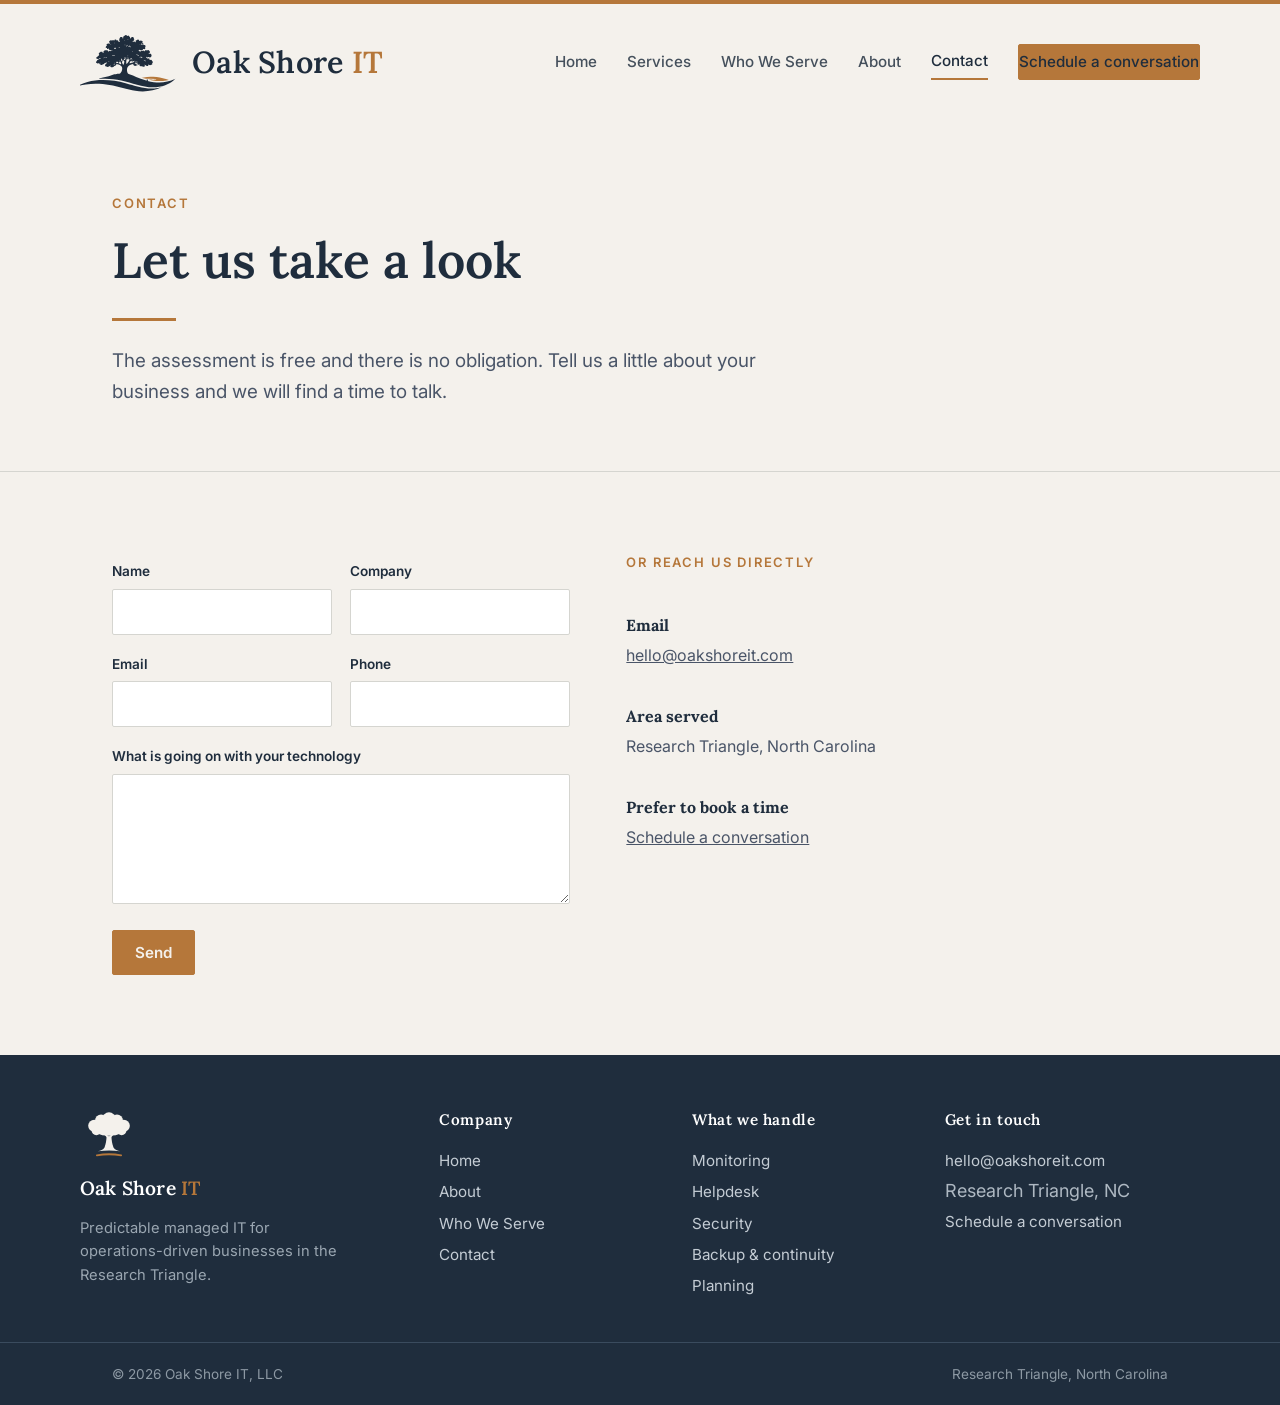
<file: contact.html>
<!DOCTYPE html>
<html lang="en">
<head>
<!-- Google tag (gtag.js) -->
<script async src="https://www.googletagmanager.com/gtag/js?id=G-X41PDHYENH"></script>
<script>
  window.dataLayer = window.dataLayer || [];
  function gtag(){dataLayer.push(arguments);}
  gtag('js', new Date());
  gtag('config', 'G-X41PDHYENH');
</script>
<meta charset="utf-8">
<meta name="viewport" content="width=device-width, initial-scale=1">
<title>Contact &middot; Oak Shore IT</title>
<meta name="description" content="Book a free, no-obligation IT assessment with Oak Shore IT in the Research Triangle.">
<meta property="og:title" content="Contact · Oak Shore IT">
<meta property="og:description" content="Book a free, no-obligation IT assessment with Oak Shore IT in the Research Triangle.">
<meta property="og:url" content="https://oakshoreit.com/contact.html">
<meta property="og:type" content="website">
<meta property="og:image" content="https://oakshoreit.com/assets/oakshore-og.png">
<meta property="og:image:width" content="1200">
<meta property="og:image:height" content="630">
<link rel="icon" href="favicon.svg">
<link rel="preconnect" href="https://fonts.googleapis.com">
<link rel="preconnect" href="https://fonts.gstatic.com" crossorigin>
<link href="https://fonts.googleapis.com/css2?family=Lora:ital,wght@0,400;0,500;0,600;1,400&family=Inter:wght@400;450;500;600&display=swap" rel="stylesheet">
<link rel="stylesheet" href="styles.css">
</head>
<body>

<div class="brandbar"></div>
<header class="site-header">
  <div class="wrap bar">
    <a class="brand" href="index.html" aria-label="Oak Shore IT home">
      <svg class="oak" xmlns="http://www.w3.org/2000/svg" xmlns:xlink="http://www.w3.org/1999/xlink" width="2048" height="1366" viewBox="0 0 2048 1366"><path fill="#1F2D3D" transform="scale(1.64103 1.64183)" d="M593.648 65.9281C605.712 64.8623 604.312 73.1011 615.552 79.1133C628.369 69.018 633.693 69.0398 638.416 85.683C658.725 90.9894 648.518 100.72 652.587 108.908C659.238 111.87 664.253 99.9548 667.734 95.9222C674.815 87.7199 685.808 87.5497 693.74 94.6932C699.066 99.4905 699.428 102.863 699.838 109.705C700.871 110.576 701.883 111.473 702.872 112.394C711.217 120.283 703.859 125.45 697.826 131.114C705.686 158.006 688.584 146.529 682.53 150.782C682.17 152.851 682.904 154.811 684.89 155.789C695.34 160.933 701.523 150.922 710.85 148.323C720.176 145.725 720.046 159.629 723.433 161.747C729.708 157.521 721.504 140.139 727.253 134.17C730.66 130.632 735.585 132.433 739.502 133.336C740.909 132.152 742.331 130.987 743.767 129.839C755.731 120.303 762.853 125.297 770.78 136.086L771.503 144.321C789.057 138.799 788.885 127.736 808.596 142.379C833.061 160.555 789.702 179.938 790.413 188.219C803.095 188.13 798.016 192.709 805.434 196.055C812.905 199.424 821.031 174.813 828.776 194.583C841.185 194.373 851.561 194.365 852.257 210.195C852.599 217.969 850.938 221.348 845.868 226.961C853.327 239.539 848.402 246.427 835.336 250.269C825.722 247.153 819.269 239.885 817.363 255.709C808.2 263.881 799.203 265.152 787.354 263.658C783.151 260.159 780.345 257.933 775.36 255.689C768.999 258.385 759.695 263.195 754.255 267.315C765.905 268.795 770.148 267.516 775.668 279.045C779.964 279.412 784.266 279.718 788.571 279.962C798.197 266.812 803.335 268.745 817.873 272.91C829.507 262.072 833.709 262.745 835.605 278.734C848.973 269.424 852.941 248.416 870.284 268.044C875.783 265.285 881.341 262.674 887.119 260.559C894.294 263.882 907.785 275.284 909.919 283.261C910.554 285.636 906.26 299.542 904.595 302.007C902.929 304.475 895.01 303.54 892.167 306.945L892.398 308.254C898.143 314.48 921.549 304.531 925.923 315.807C934.019 336.679 934.184 343.793 913.714 356.123C906.993 360.171 898.241 353.755 891.921 351.328C887.108 352.437 880.495 355.612 875.134 357.332C869.743 352.309 868.187 350.082 861.137 347.299L861.113 356.199C867.946 361.254 869.627 363.148 873.275 370.753C920.591 363.964 900.214 382.43 904.645 390.181C908.01 391.431 918.099 388.014 922.664 387.156C936.122 393.118 932.512 396.376 940.12 405.633C949.553 417.109 958.886 420.6 936.296 427.537C939.292 434.692 948.215 443.193 935.806 448.211C927.12 451.723 912.532 459.429 903.415 455.638C897.693 453.259 893.414 450.13 887.044 448.154C887.52 449.934 887.964 451.724 888.374 453.521C891.304 466.826 880.477 467.498 870.461 469.614C861.305 463.37 854.129 454.786 843.653 451.229C840.213 450.061 841.429 450.016 838.386 451.504L838.133 450.798C838.891 455.221 844.083 459.879 844.704 464.563C846.099 475.074 833.062 478.464 825.267 479.206C823.624 478.272 820.813 476.237 819.147 475.099C816.082 475.398 813.009 475.625 809.933 475.778C807.979 473.447 807.47 472.5 805.99 469.829C801.105 471.023 797.081 472.05 792.088 472.729C787.247 471.051 773.768 464.232 772.482 458.636C771.528 454.485 777.473 451.489 779.733 448.644C777.266 447.801 765.61 451.469 762.072 452.268C756.589 449.535 746.276 442.962 742.698 437.721C741.027 435.272 749.235 432.397 750.906 431.715C751.208 428.577 751.334 425.045 751.518 421.868C733.231 434.14 731.46 433.556 710.029 433.462C719.381 444.752 723.034 442.651 736.475 446.964C740.433 448.234 747.456 451.55 749.451 455.544C749.255 463.321 734.105 461.049 731.117 462.979C714.519 473.701 693.658 459.878 690.866 441.418C674.246 442.948 658.241 448.468 644.211 457.509C624.341 470.257 612.877 487.229 611.432 511.233C610.385 528.641 612.151 547.53 621.276 562.772C627.945 573.91 639.835 575.378 651.181 578.944C663.918 582.888 676.69 586.123 689.127 590.914C703.44 596.591 716.035 606.134 730.159 612.146C769.404 628.851 809.922 642.768 850.957 654.371C856.969 656.071 862.854 657.941 868.986 659.198C861.133 643.132 876.884 640.005 882.791 647.208C884.199 648.899 884.811 651.114 884.471 653.288C883.801 657.57 881.297 659.361 878.09 661.631C1015.2 695.145 1112.1 691.491 1241.83 635.146C1234.28 642.605 1224.78 649.854 1216.33 656.387C1185.38 680.316 1145.26 705.282 1108.29 718.383C1088.29 727.154 1051.77 734.995 1029.87 738.754C856.504 768.527 703.461 693.183 537.579 656.848C468.141 641.421 397.247 633.496 326.117 633.209C298.505 633.08 267.656 634.055 240.157 637.353C253.961 631.258 270.514 626.519 285.055 622.251C314.201 613.695 343.263 604.75 373.378 600.452C398.978 596.656 420.955 582.598 445.736 576.761C451.751 575.344 460.106 576.417 466.453 575.288C472.921 574.137 479.013 570.984 485.442 570.019C494.044 568.728 503.037 569.22 511.646 567.769C540.182 562.115 552.45 514.936 548.352 490.598C543.506 461.825 501.447 444.412 475.372 445.76C469.566 446.06 469.137 453.763 466.498 457.432C461.708 464.055 452.982 465.531 445.493 467.051C444.961 467.965 444.412 468.869 443.845 469.761C435.125 483.624 412.327 489.278 397.904 480.802C388.384 475.207 399.91 466.346 398.966 461.378C391.682 457.32 384.478 471.391 377.878 474.306C370.076 477.752 363.584 478.944 355.258 480.006C350.924 478.254 349.004 476.971 345.796 473.608C343.904 473.597 341.956 473.533 340.078 473.493C324.242 473.157 320.666 452.856 332.573 444.468C336.665 441.586 339.649 441.415 344.42 440.579C339.912 426.271 344.127 426.378 356.521 421.124C350.518 421.223 344.266 421.559 338.247 421.798C331.592 431.643 328.194 431.781 316.955 431.081C312.464 451.027 295.443 441.308 284.012 453.38C282.79 454.67 280.443 455.607 278.839 456.253C269.283 454.587 255.594 450.425 253.441 440.12C252.994 437.977 252.311 435.267 250.773 433.882C244.877 431.431 235.042 439.032 229.377 435.705C211.002 424.912 197.021 423.037 218.94 402.545C222.634 388.578 226.657 389.847 239.535 390.198C239.992 387.124 240.067 383.74 240.209 380.612C228.556 374.945 200.781 374.343 217.269 350.283C219.198 347.468 226.514 347.455 229.574 347.438C233.276 334.5 237.239 336.005 249.189 336.577C247.632 331.605 246.075 328.462 243.612 324.007C254.205 315.622 250.179 316.649 243.989 309.989C239.66 305.331 253.064 296.72 256.056 293.83C259.838 290.177 263.303 285.349 268.06 282.362C273.423 282.114 279.918 281.332 285.173 281.759C293.062 282.398 293.282 289.012 293.838 295.073C299.233 295.92 304.892 297.049 310.287 298.042C308.979 294.152 303.637 285.292 304.758 281.538C305.964 275.35 319.11 263.713 325.231 262.416C336.596 261.343 350.954 263.145 362.213 264.91C366.479 265.578 365.867 280.322 370.088 282.751C375.395 281.104 375.394 272.436 380.822 270.549C385.345 268.977 391.41 272.701 395.534 274.734C395.626 274.614 395.717 274.494 395.809 274.375L396.279 273.784C403.592 264.461 409.432 268.338 418.549 272.135L419.267 271.822C420.177 269.185 420.224 270.076 419.82 267.727C416.78 263.662 411.603 265.515 407.97 263.29C407.339 261.624 407.223 260.978 406.082 259.662C401.264 258.859 394.725 259.79 389.681 259.718C374.255 259.499 374.758 254.173 375.418 241.511C363.223 245.78 344.15 259.044 353.233 232.301C336.25 233.273 330.678 232.144 337.304 213.12C338.966 208.349 346.412 206.418 350.772 204.879C341.674 193.65 343.988 184.861 358.104 180.29C369.072 176.738 376.03 173.2 386.991 178.506C387.489 177.885 390.36 174.176 390.589 173.655C393.155 166.325 378.079 164.356 377.651 156.982C377.012 145.968 389.736 135.797 399.542 133.856C406.45 132.488 410.333 134.862 415.572 138.508C427.348 123.246 432.913 128.724 445.697 138.196C446.148 136.731 446.627 135.215 447.21 133.799C448.912 129.549 452.292 126.191 456.551 124.518C466.938 120.423 473.055 126.836 476.343 136.001C480.645 135.203 484.183 134.689 488.506 134.159C495.153 137.763 498.53 139.724 501.734 146.565C501.512 149.062 500.552 155.02 501.682 156.861C506.614 159.895 518.385 152.691 522.178 149.048C519.769 148.677 514.16 147.915 512.994 146.194C509.186 140.575 511.531 121.054 511.481 113.841C512.888 112.233 515.322 110.068 516.953 108.534C519.173 97.4535 526.169 91.8505 537.271 91.6588C551.676 91.41 553.797 96.7944 554.146 109.224C557.374 108.269 562.805 105.786 566.076 104.405C562.907 100.953 557.557 95.9554 560.288 90.7189C565.104 81.4827 576.613 76.6951 584.742 70.8264C587.323 68.9631 590.769 67.1277 593.648 65.9281ZM608.55 375.835L608.41 376.645C607.1 383.932 604.229 390.88 602.719 397.874C599.691 411.89 601.69 428.737 603.875 442.748C610.065 436.925 615.419 430.913 620.911 424.433C633.068 410.514 646.872 397.466 640.699 377.275C621.42 381.45 628.838 385.169 608.55 375.835ZM660.041 403.848C651.837 413.172 648.438 420.666 643.054 431.947L643.226 433.066C648.917 432.22 655.36 430.863 660.953 429.56C670.305 427.382 680.414 426.187 689.076 422.077C694.607 419.453 707.942 407.85 708.589 401.604L708.146 401.081C688.048 410.094 681.12 410.915 660.041 403.848ZM579.136 391.245C588.036 392.335 591.326 376.372 591.705 369.974C591.934 365.611 591.546 361.238 590.552 356.983C586.642 355.283 583.951 354.059 579.679 353.245C587.962 384.703 571.944 373.101 567.777 378.083C567.365 382.845 575.499 388.827 579.136 391.245ZM554.634 383.832C553.452 398.749 553.412 405.568 546.034 419.117C547.827 424.051 558.972 456.993 566.061 452.215C573.807 436.804 576.445 424.909 575.746 407.568C570.487 401.045 560.611 389.711 554.634 383.832ZM467.77 422.434C468.311 425.279 468.872 428.733 469.7 431.453C473.53 430.786 478.133 429.841 481.952 429.66C487.428 429.928 490.53 430.43 495.925 431.376C495.516 426.162 495.078 420.95 494.61 415.74C490.947 415.697 485.944 415.486 482.414 415.913C475.023 416.535 474.045 418.351 467.77 422.434ZM664.147 224.298L664.684 224.548C669.689 226.937 669.61 230.468 674.364 230.206C676.209 228.636 675.596 229.371 676.52 226.728C674.932 219.936 663.843 224.748 660.75 219.676C660.582 219.401 660.198 216.577 660.127 216.059C656.579 212.081 653.252 216.91 648.431 213.002C646.721 209.299 646.933 202.556 644.856 201.608C639.642 205.45 626.589 211.158 630.626 217.462C634.876 219.448 641.117 215.483 644.765 213.414C652.987 220.141 654.124 220.726 664.147 224.298ZM516.279 418.863C512.761 418.464 507.951 417.442 504.931 418.849C503.057 420.578 502.922 421.734 502.902 424.258C502.833 433.125 516.38 437.38 523.064 440.472C526.63 442.28 530.954 445.112 534.777 444.079C541.15 437.648 519.085 398.133 513.665 393.536C513.388 405.671 523.913 403.294 516.279 418.863ZM542.555 401.271C544.984 395.694 545.746 392.993 546.675 386.972C543.547 380.213 539.356 371.355 532.435 367.743C532.904 374.979 535.087 400.857 538.429 406.293L539.197 406.628C540.978 405.233 541.572 403.373 542.555 401.271ZM454.578 245.335L455.295 248.188C458.901 249.381 465.124 243.826 468.591 242.015C466.336 238.633 460.457 229.569 456.8 228.495C453.015 230.688 441.15 237.4 439.987 241.543C442.693 244.288 449.322 241.994 453.654 243.904C454.259 244.637 454.51 244.656 454.578 245.335ZM790.4 355.407C794.691 357.245 796.734 358.37 800.681 360.703C803.996 362.303 806.374 363.787 810.071 362.984C816.305 356.2 792.989 348.504 788.263 348.785C784.139 349.525 776.958 350.73 774.454 354.593C775.691 358.99 787.178 355.976 790.4 355.407ZM750.245 328.372C755.748 333.114 757.357 335.723 765.104 334.151C765.557 331.781 766.287 329.485 765.315 327.313C761.04 322.313 731.566 318.298 724.249 318.89C731.019 323.443 735.982 323.155 742.727 329.131L750.245 328.372ZM432.463 325.262C431.047 327.605 429.129 331.552 426.353 332.203C422.424 333.125 417.799 331.778 415.096 335.092C414.819 337.043 414.672 336.329 415.381 338.072C424.604 343.513 426.054 330.688 437.219 332.273C441.585 333.541 454.212 337.536 458.314 335.724C457.226 333.36 436.324 325.915 432.463 325.262ZM718.004 419.098L729.236 422.514C733.29 419.873 749.196 410.452 748.64 405.348C737.104 412.398 731.601 414.049 717.734 412.098C716.798 414.08 715.573 415.945 715.879 417.982C716.856 418.809 716.769 418.817 718.004 419.098ZM588.959 198.887C588.901 196.158 588.807 193.358 588.798 190.635C585.669 190.69 582.214 190.675 579.117 190.847C580.574 194.114 585.437 198.888 588.959 198.887ZM439.027 458.423C443.026 455.871 452.398 450.285 455.06 446.637C454.958 446.403 454.792 445.898 454.633 445.79C449.096 446.408 443.863 447.276 438.367 448.177C438.407 451.682 438.32 454.979 439.027 458.423ZM450.112 435.011L456.264 434.422L456.909 433.688C456.649 430.354 454.502 423.696 451.489 421.963C450.975 426.307 450.515 430.656 450.112 435.011ZM442.582 165.942C442.146 168.043 441.753 168.957 442.397 170.996C443.844 172.984 445.429 173.215 447.889 173.702C448.393 171.434 448.785 170.56 448.189 168.311C446.866 166.552 445.873 166.364 443.592 166.057C443.256 166.013 442.919 165.975 442.582 165.942ZM621.59 330.884C620.476 333.093 619.602 334.362 619.531 336.83C620.751 339.681 621.579 339.841 624.716 340.62C628.131 336.011 627.4 332.283 621.59 330.884ZM380.098 411.735C382.213 411.482 382.033 411.852 383.291 410.687C382.171 407.13 376.505 405.893 373.263 405.142L368.548 412.105L380.098 411.735ZM619.799 122.436C620.021 124.885 619.908 126.682 621.312 128.63C623.231 129.954 624.237 129.702 626.602 129.689C626.91 127.426 627.351 126.002 626.52 123.911C624.243 122.03 623.082 122.342 619.799 122.436ZM476.52 405.112C478.61 412.606 480.773 411.819 487.851 411.402C485.145 405.16 482.985 405.635 476.52 405.112ZM574.466 129.202C573.327 131.068 572.41 132.032 572.677 134.132C573.758 136.002 574.766 136.31 576.673 137.361C578.031 135.547 578.149 135.301 578.58 133.077C577.789 130.129 577.57 129.978 574.466 129.202ZM268.21 427.143C265.875 428.502 262.852 430.001 261.217 432.048L261.188 433.192L262.203 433.704C264.888 432.671 268.085 431.565 269.514 428.9L269.416 427.815L268.21 427.143ZM404.001 192.878C404.736 190.808 405.269 189.868 404.681 187.708C403.347 185.992 402.317 185.825 400.062 185.545C399.742 185.506 399.422 185.473 399.102 185.445C398.643 187.825 398.017 189.9 398.783 192.205C400.715 193.947 401.59 193.618 404.001 192.878ZM780.899 190.315C777.901 190.885 773.784 191.534 774.686 195.629C776.431 196.185 775.789 196.069 777.955 195.062L787.228 190.08L780.899 190.315ZM684.632 281.708C685.926 279.854 686.797 278.933 686.983 276.641C686.009 273.729 685.222 273.745 682.177 273.182C681.249 275.564 680.268 277.305 680.598 279.777C681.804 281.369 682.512 281.635 684.632 281.708ZM630.522 360.802C629.471 364.775 628.283 366.814 630.148 370.101C632.618 371.691 634.255 371.368 637.245 371.274C637.515 368.349 638.323 364.769 637.152 362.378C635.488 360.84 632.798 360.864 630.522 360.802ZM502.33 220.497C505.308 226.391 508.281 234.561 515.564 235.023C514.207 228.65 512.545 226.592 508.94 221.293L502.33 220.497ZM677.57 382.331C673.202 385.238 670.182 387.423 666.358 391.182C668.244 391.71 671.376 392.672 673.214 393.02C676.091 393.378 679.091 393.798 681.962 394.094C682.234 388.161 682.915 385.816 677.57 382.331ZM827.47 392.437C835.744 398.607 848.44 404.073 858.477 406.271C858.319 404.202 858.396 402.078 856.791 400.712C850.722 395.551 835.12 391.931 827.47 392.437ZM334.37 353.451C339.261 355.257 346.562 358.687 351.432 357.505L352.091 356.643C349.932 351.516 340.082 350.882 335.397 351.116C329.228 353.546 327.458 354.206 320.77 355.195C318.744 357.303 315.968 360.375 313.878 362.285C309.254 363.273 306.628 363.395 303.305 366.799L303.107 367.859C307.211 369.311 314.149 362.636 318.771 360.84C324.736 357.686 328.11 355.756 334.37 353.451ZM243.997 380.509C251.937 379.883 258.149 377.572 266.162 377.367C266.617 374.536 267.513 370.717 266.812 368.068C265.409 367.404 266.122 367.52 264.6 367.681C259.059 368.809 241.703 372.374 241.616 378.836C242.645 379.858 242.6 379.897 243.997 380.509ZM658.162 384.755C661.936 381.14 672.699 372.044 673.792 367.676C672.919 364.879 671.14 365.409 668.423 365.263C661.298 366.801 664.669 370.65 653.461 372.914C653.499 376.757 653.108 381.409 655.271 384.514C657.068 385.358 656.14 385.242 658.162 384.755ZM611.876 191.006C609.09 201.032 604.686 207.415 600.069 216.545L606.441 213.878C612.262 210.919 610.402 208.196 618.26 205.633C618.877 201.473 615.263 193.428 611.876 191.006ZM614.716 373.263C615.513 370.664 619.676 359.768 614.376 358.502C613.853 358.377 611.366 358.53 610.712 358.562C607.183 361.515 607.612 368.263 609.976 371.812C611.02 373.377 613.044 373.133 614.716 373.263Z"/><path fill="#F4F1EC" fill-opacity="0.0078431377" transform="scale(1.64103 1.64183)" d="M335.397 351.116C340.082 350.882 349.932 351.516 352.091 356.643L351.432 357.505C346.562 358.687 339.261 355.257 334.37 353.451C328.11 355.756 324.736 357.686 318.771 360.84C314.149 362.636 307.211 369.311 303.107 367.859L303.305 366.799C306.628 363.395 309.254 363.273 313.878 362.285C315.968 360.375 318.744 357.303 320.77 355.195C327.458 354.206 329.228 353.546 335.397 351.116Z"/><path fill="#B5773A" transform="scale(1.64103 1.64183)" d="M915.729 606.738C925.247 605.483 939.776 606.598 949.611 606.459C1007.73 605.64 1063.52 618.056 1118.24 636.751C1130.34 640.885 1144.75 643.711 1156.56 648.647C1145.86 652.345 1134.16 654.254 1123.02 656.386C1063.74 667.733 1003.45 665.905 943.88 657.5C919.905 654.196 910.481 650.583 888.339 644.887C898.272 644.843 908.206 644.873 918.138 644.977C937.213 645.325 976.388 647.33 993.305 640.099C990.523 639.164 986.971 638.357 984.047 638.166C942.026 635.219 900.22 632.731 858.101 632.898C844.637 632.952 810.632 626.391 797.918 622.325C808.361 619.806 819.558 618.361 830.171 616.487C858.698 611.45 886.795 608.335 915.729 606.738Z"/><path fill="#1F2D3D" transform="scale(1.64103 1.64183)" d="M815.716 170.056C820.842 170.488 825.31 173.247 823.067 178.758C821.157 183.452 811.391 186.8 807.091 188.683C806.598 188.713 806.104 188.735 805.61 188.75C803.102 188.823 801.291 188.821 799.453 187.076C797.897 180.451 810.741 172.912 815.716 170.056Z"/><path fill="#1F2D3D" transform="scale(1.64103 1.64183)" d="M0 712.214C30.296 698.801 64.8053 684.597 96.9363 675.937C257.421 632.685 435.022 649.777 593.732 691.794C717.201 724.482 838.067 769.783 968.013 760.088C1000.22 757.685 1029.83 752.112 1061.39 745.486C963.937 797.172 826.398 807.266 719.145 790.997C668.097 783.253 608.548 766.247 557.892 753.537C470.19 731.532 386.425 712.348 296.062 703.176C222.545 695.198 148.304 696.781 75.1939 707.886C61.1739 710.041 47.2198 712.605 33.3495 715.576C24.1349 717.624 9.08001 721.578 0 722.574L0 712.214Z"/></svg>
      <span class="wm">Oak Shore <span class="it">IT</span></span>
    </a>
    <button class="menu-toggle" aria-label="Menu" aria-expanded="false"><span></span><span></span><span></span></button>
    <nav class="links" id="nav">
      <a href="index.html">Home</a><a href="services.html">Services</a><a href="who-we-serve.html">Who We Serve</a><a href="about.html">About</a><a href="contact.html" aria-current="page">Contact</a>
      <a href="contact.html" class="btn">Schedule a conversation</a>
    </nav>
  </div>
</header>
<main>

  <section class="page-hero">
    <div class="wrap">
      <p class="eyebrow">Contact</p>
      <h1>Let us take a look</h1>
      <div class="accent"></div>
      <p class="lede">The assessment is free and there is no obligation. Tell us a little about your business and we will find a time to talk.</p>
    </div>
  </section>

  <section class="section last">
    <div class="wrap">
      <div class="twocol">
        <div>
          <form class="form" action="https://formspree.io/f/YOUR_FORM_ID" method="POST">
            <div><label for="name">Name</label><input id="name" name="name" type="text" required></div>
            <div><label for="company">Company</label><input id="company" name="company" type="text"></div>
            <div><label for="email">Email</label><input id="email" name="email" type="email" required></div>
            <div><label for="phone">Phone</label><input id="phone" name="phone" type="tel"></div>
            <div class="full"><label for="msg">What is going on with your technology</label><textarea id="msg" name="message"></textarea></div>
            <div class="full"><button class="btn" type="submit">Send</button></div>
          </form>
        </div>
        <div>
          <p class="eyebrow">Or reach us directly</p>
          <p class="contact-meta">
            <b>Email</b><br><a href="mailto:hello@oakshoreit.com">hello@oakshoreit.com</a><br><br>
            <b>Area served</b><br>Research Triangle, North Carolina<br><br>
            <b>Prefer to book a time</b><br><a href="#">Schedule a conversation</a>
          </p>
        </div>
      </div>
    </div>
  </section>

</main>

<footer>
  <div class="wrap foot">
    <div class="brandcol">
      <svg class="oak" viewBox="0 0 220 182" xmlns="http://www.w3.org/2000/svg">
  <g fill="#F4F1EC">
    <ellipse cx="110" cy="60" rx="66" ry="34"/>
    <circle cx="54"  cy="56" r="23"/>
    <circle cx="166" cy="56" r="23"/>
    <circle cx="80"  cy="36" r="23"/>
    <circle cx="140" cy="36" r="23"/>
    <circle cx="110" cy="30" r="25"/>
    <circle cx="62"  cy="74" r="18"/>
    <circle cx="158" cy="74" r="18"/>
  </g>
  <!-- branch hints so it is not a lollipop -->
  <g stroke="#F4F1EC" stroke-width="7" stroke-linecap="round" fill="none">
    <path d="M110 104 L88 80"/>
    <path d="M110 104 L132 78"/>
  </g>
  <!-- sturdy trunk flaring into a rooted base -->
  <path d="M101 96 L119 96
           C120 112 122 126 127 138
           C132 146 142 150 152 153
           Q110 147 68 153
           C78 150 88 146 93 138
           C98 126 100 112 101 96 Z" fill="#F4F1EC"/>
  <path d="M64 168 Q110 160 156 168" stroke="#B5773A" stroke-width="7" stroke-linecap="round" fill="none"/>
</svg>
      <div class="wm">Oak Shore <span style="color:var(--brass)">IT</span></div>
      <p class="desc">Predictable managed IT for operations-driven businesses in the Research Triangle.</p>
    </div>
    <div>
      <h4>Company</h4>
      <ul><li><a href="index.html">Home</a></li><li><a href="about.html">About</a></li>
      <li><a href="who-we-serve.html">Who We Serve</a></li><li><a href="contact.html">Contact</a></li></ul>
    </div>
    <div>
      <h4>What we handle</h4>
      <ul><li><a href="services.html">Monitoring</a></li><li><a href="services.html">Helpdesk</a></li>
      <li><a href="services.html">Security</a></li><li><a href="services.html">Backup &amp; continuity</a></li>
      <li><a href="services.html">Planning</a></li></ul>
    </div>
    <div>
      <h4>Get in touch</h4>
      <ul><li><a href="mailto:hello@oakshoreit.com">hello@oakshoreit.com</a></li>
      <li>Research Triangle, NC</li>
      <li><a href="contact.html">Schedule a conversation</a></li></ul>
    </div>
  </div>
  <div class="footbar">
    <div class="wrap">
      <span>&copy; 2026 Oak Shore IT, LLC</span>
      <span>Research Triangle, North Carolina</span>
    </div>
  </div>
</footer>
<script>
  (function(){
    var h=document.querySelector('.site-header');
    function onScroll(){ if(window.scrollY>56){h.classList.add('condensed');}else{h.classList.remove('condensed');} }
    window.addEventListener('scroll',onScroll,{passive:true}); onScroll();
    var t=document.querySelector('.menu-toggle'), n=document.getElementById('nav');
    if(t){t.addEventListener('click',function(){var o=n.classList.toggle('open');t.setAttribute('aria-expanded',o);});}
  })();
</script>
</body>
</html>
</file>
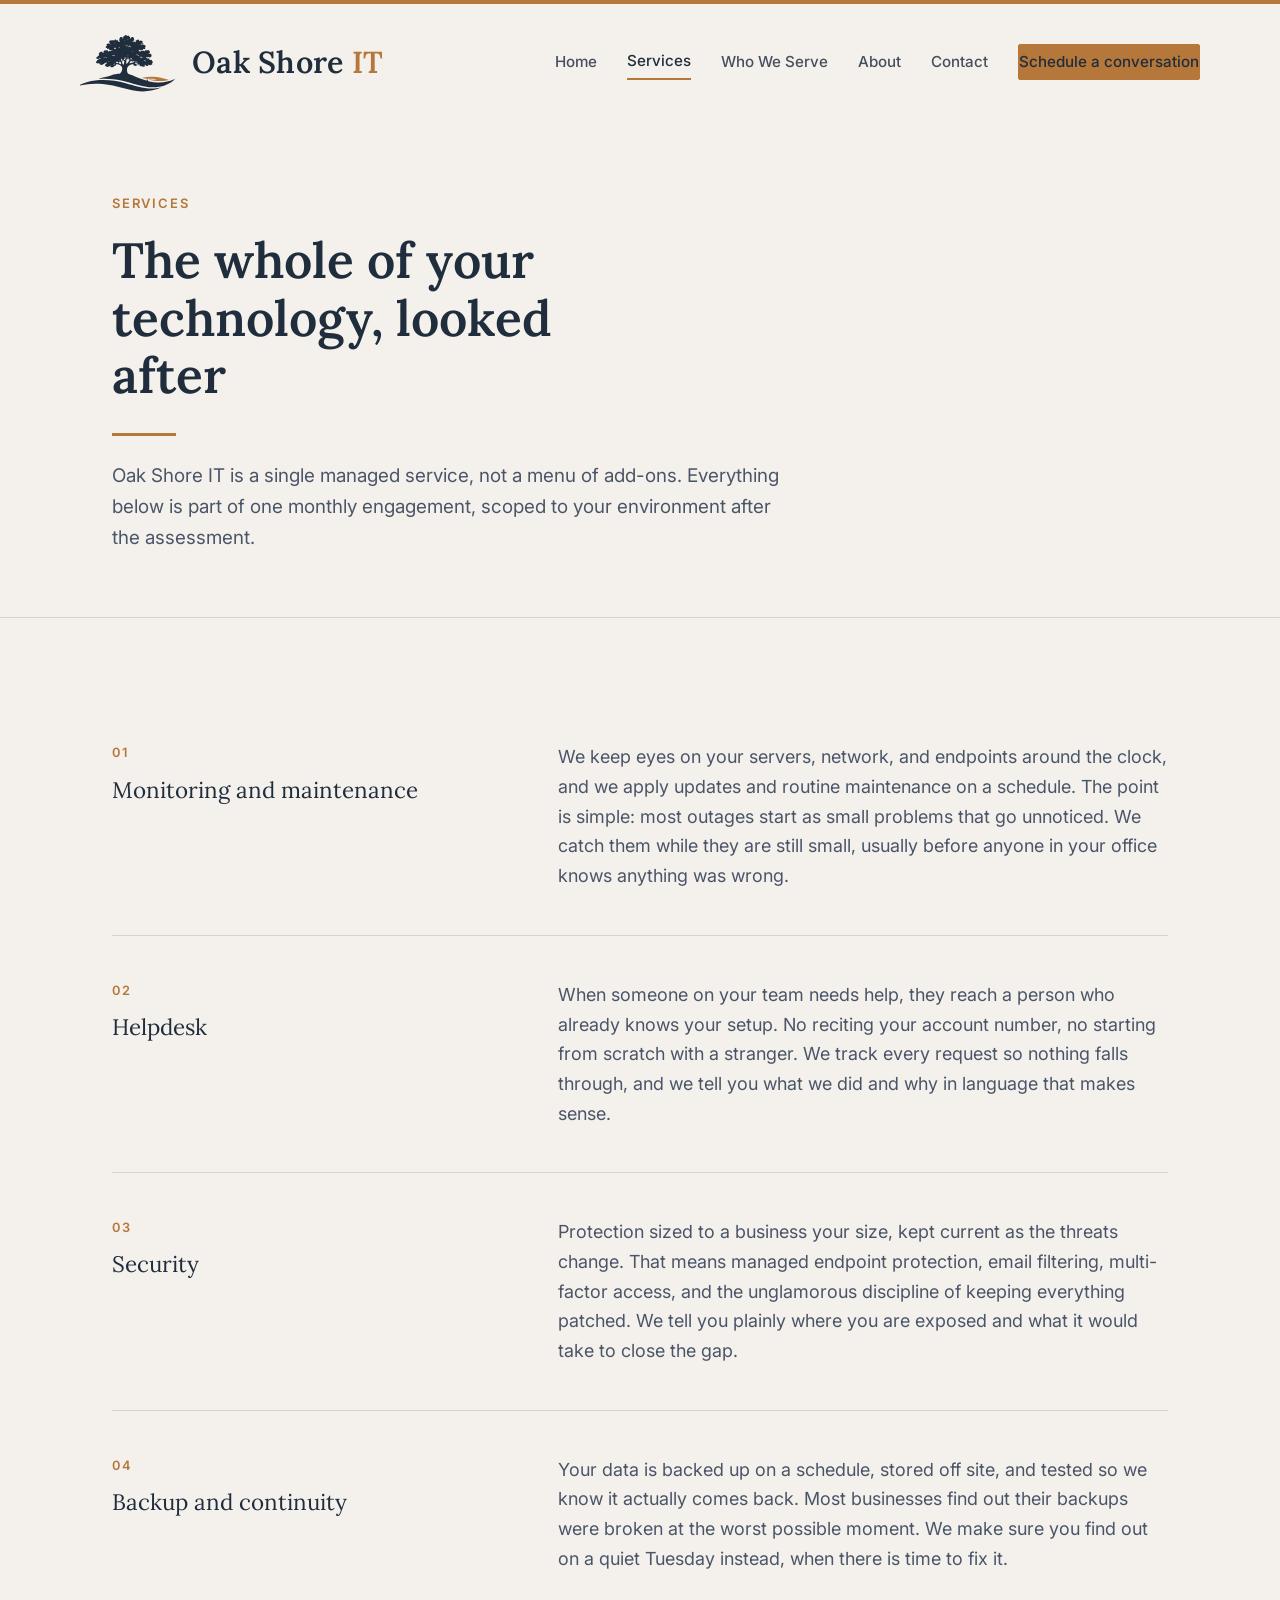
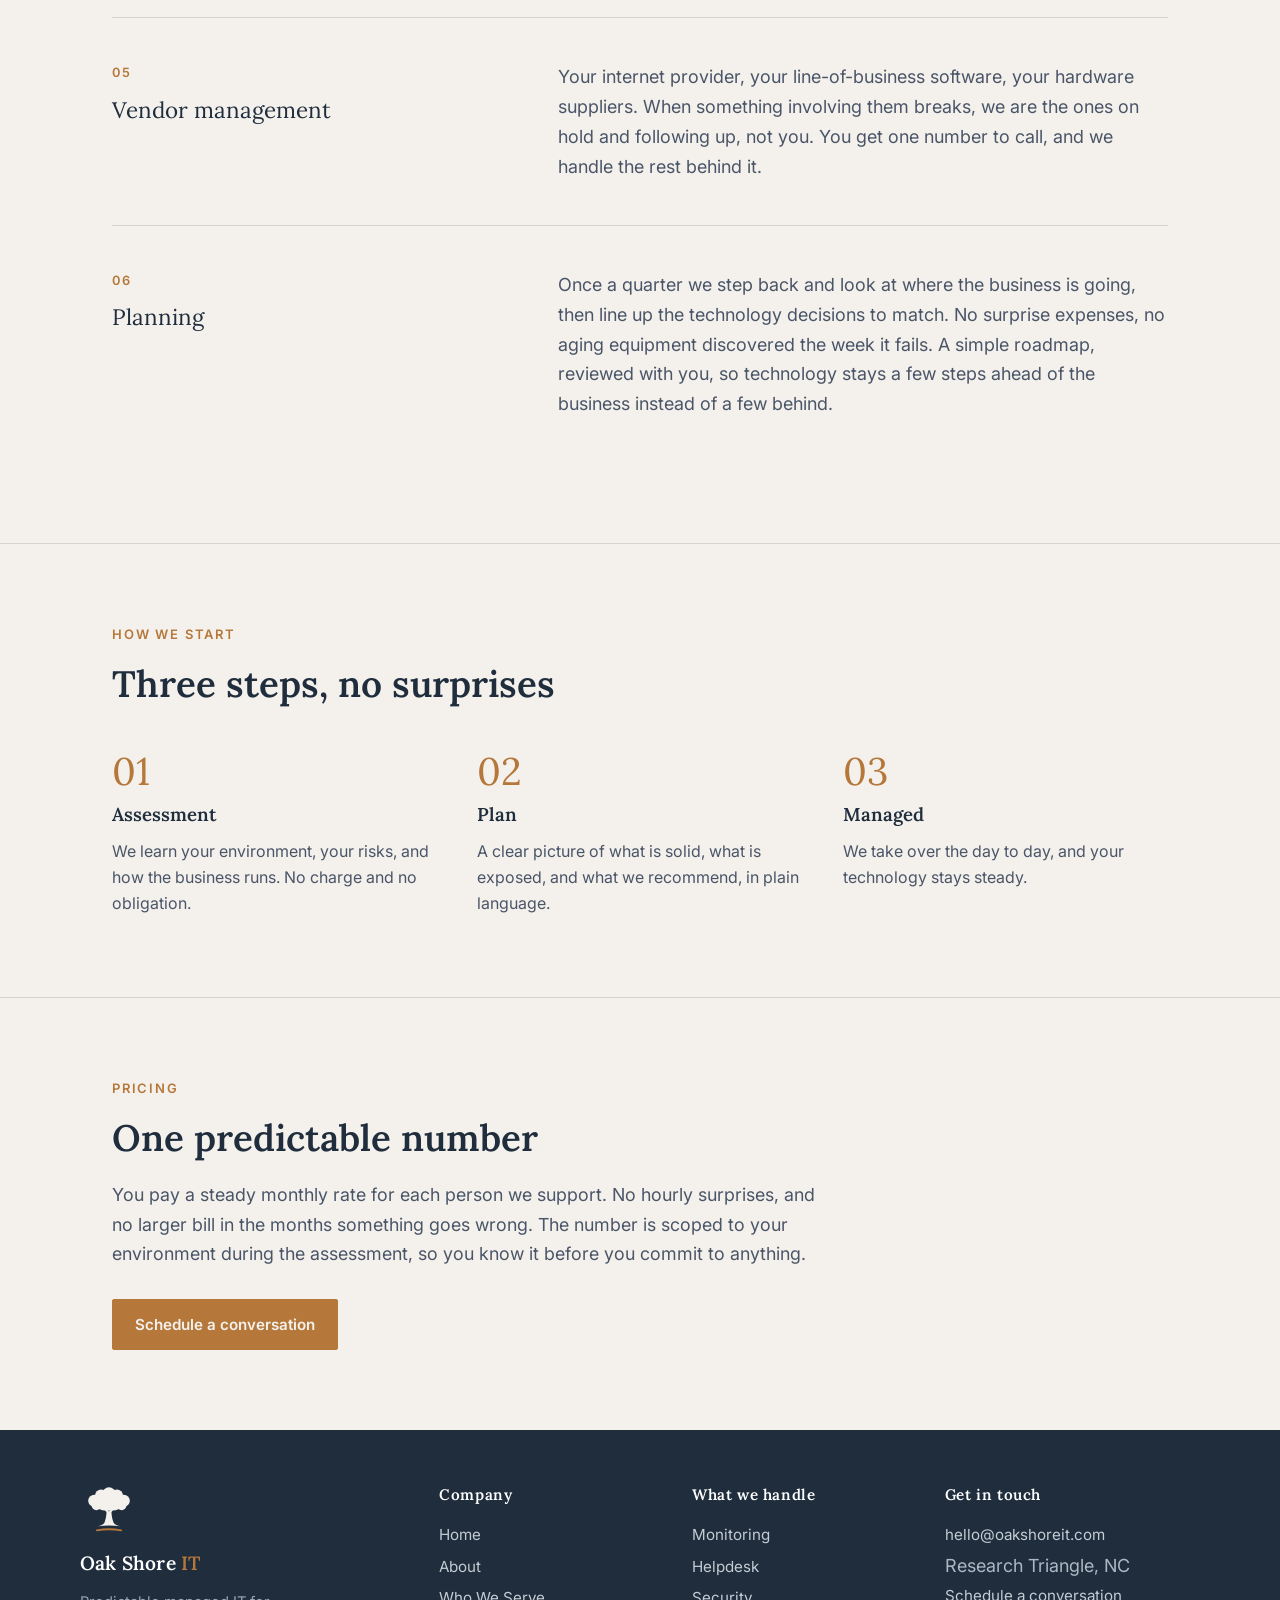
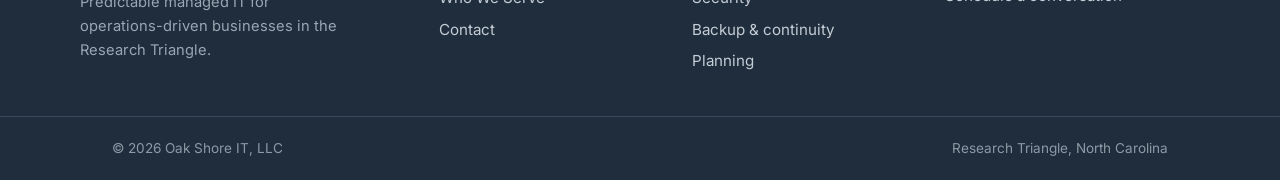
<file: services.html>
<!DOCTYPE html>
<html lang="en">
<head>
<!-- Google tag (gtag.js) -->
<script async src="https://www.googletagmanager.com/gtag/js?id=G-X41PDHYENH"></script>
<script>
  window.dataLayer = window.dataLayer || [];
  function gtag(){dataLayer.push(arguments);}
  gtag('js', new Date());
  gtag('config', 'G-X41PDHYENH');
</script>
<meta charset="utf-8">
<meta name="viewport" content="width=device-width, initial-scale=1">
<title>Services &middot; Oak Shore IT</title>
<meta name="description" content="Monitoring, helpdesk, security, backup and continuity, vendor management, and planning, delivered as one managed service.">
<meta property="og:title" content="Services · Oak Shore IT">
<meta property="og:description" content="Monitoring, helpdesk, security, backup and continuity, vendor management, and planning, delivered as one managed service.">
<meta property="og:url" content="https://oakshoreit.com/services.html">
<meta property="og:type" content="website">
<meta property="og:image" content="https://oakshoreit.com/assets/oakshore-og.png">
<meta property="og:image:width" content="1200">
<meta property="og:image:height" content="630">
<link rel="icon" href="favicon.svg">
<link rel="preconnect" href="https://fonts.googleapis.com">
<link rel="preconnect" href="https://fonts.gstatic.com" crossorigin>
<link href="https://fonts.googleapis.com/css2?family=Lora:ital,wght@0,400;0,500;0,600;1,400&family=Inter:wght@400;450;500;600&display=swap" rel="stylesheet">
<link rel="stylesheet" href="styles.css">
</head>
<body>

<div class="brandbar"></div>
<header class="site-header">
  <div class="wrap bar">
    <a class="brand" href="index.html" aria-label="Oak Shore IT home">
      <svg class="oak" xmlns="http://www.w3.org/2000/svg" xmlns:xlink="http://www.w3.org/1999/xlink" width="2048" height="1366" viewBox="0 0 2048 1366"><path fill="#1F2D3D" transform="scale(1.64103 1.64183)" d="M593.648 65.9281C605.712 64.8623 604.312 73.1011 615.552 79.1133C628.369 69.018 633.693 69.0398 638.416 85.683C658.725 90.9894 648.518 100.72 652.587 108.908C659.238 111.87 664.253 99.9548 667.734 95.9222C674.815 87.7199 685.808 87.5497 693.74 94.6932C699.066 99.4905 699.428 102.863 699.838 109.705C700.871 110.576 701.883 111.473 702.872 112.394C711.217 120.283 703.859 125.45 697.826 131.114C705.686 158.006 688.584 146.529 682.53 150.782C682.17 152.851 682.904 154.811 684.89 155.789C695.34 160.933 701.523 150.922 710.85 148.323C720.176 145.725 720.046 159.629 723.433 161.747C729.708 157.521 721.504 140.139 727.253 134.17C730.66 130.632 735.585 132.433 739.502 133.336C740.909 132.152 742.331 130.987 743.767 129.839C755.731 120.303 762.853 125.297 770.78 136.086L771.503 144.321C789.057 138.799 788.885 127.736 808.596 142.379C833.061 160.555 789.702 179.938 790.413 188.219C803.095 188.13 798.016 192.709 805.434 196.055C812.905 199.424 821.031 174.813 828.776 194.583C841.185 194.373 851.561 194.365 852.257 210.195C852.599 217.969 850.938 221.348 845.868 226.961C853.327 239.539 848.402 246.427 835.336 250.269C825.722 247.153 819.269 239.885 817.363 255.709C808.2 263.881 799.203 265.152 787.354 263.658C783.151 260.159 780.345 257.933 775.36 255.689C768.999 258.385 759.695 263.195 754.255 267.315C765.905 268.795 770.148 267.516 775.668 279.045C779.964 279.412 784.266 279.718 788.571 279.962C798.197 266.812 803.335 268.745 817.873 272.91C829.507 262.072 833.709 262.745 835.605 278.734C848.973 269.424 852.941 248.416 870.284 268.044C875.783 265.285 881.341 262.674 887.119 260.559C894.294 263.882 907.785 275.284 909.919 283.261C910.554 285.636 906.26 299.542 904.595 302.007C902.929 304.475 895.01 303.54 892.167 306.945L892.398 308.254C898.143 314.48 921.549 304.531 925.923 315.807C934.019 336.679 934.184 343.793 913.714 356.123C906.993 360.171 898.241 353.755 891.921 351.328C887.108 352.437 880.495 355.612 875.134 357.332C869.743 352.309 868.187 350.082 861.137 347.299L861.113 356.199C867.946 361.254 869.627 363.148 873.275 370.753C920.591 363.964 900.214 382.43 904.645 390.181C908.01 391.431 918.099 388.014 922.664 387.156C936.122 393.118 932.512 396.376 940.12 405.633C949.553 417.109 958.886 420.6 936.296 427.537C939.292 434.692 948.215 443.193 935.806 448.211C927.12 451.723 912.532 459.429 903.415 455.638C897.693 453.259 893.414 450.13 887.044 448.154C887.52 449.934 887.964 451.724 888.374 453.521C891.304 466.826 880.477 467.498 870.461 469.614C861.305 463.37 854.129 454.786 843.653 451.229C840.213 450.061 841.429 450.016 838.386 451.504L838.133 450.798C838.891 455.221 844.083 459.879 844.704 464.563C846.099 475.074 833.062 478.464 825.267 479.206C823.624 478.272 820.813 476.237 819.147 475.099C816.082 475.398 813.009 475.625 809.933 475.778C807.979 473.447 807.47 472.5 805.99 469.829C801.105 471.023 797.081 472.05 792.088 472.729C787.247 471.051 773.768 464.232 772.482 458.636C771.528 454.485 777.473 451.489 779.733 448.644C777.266 447.801 765.61 451.469 762.072 452.268C756.589 449.535 746.276 442.962 742.698 437.721C741.027 435.272 749.235 432.397 750.906 431.715C751.208 428.577 751.334 425.045 751.518 421.868C733.231 434.14 731.46 433.556 710.029 433.462C719.381 444.752 723.034 442.651 736.475 446.964C740.433 448.234 747.456 451.55 749.451 455.544C749.255 463.321 734.105 461.049 731.117 462.979C714.519 473.701 693.658 459.878 690.866 441.418C674.246 442.948 658.241 448.468 644.211 457.509C624.341 470.257 612.877 487.229 611.432 511.233C610.385 528.641 612.151 547.53 621.276 562.772C627.945 573.91 639.835 575.378 651.181 578.944C663.918 582.888 676.69 586.123 689.127 590.914C703.44 596.591 716.035 606.134 730.159 612.146C769.404 628.851 809.922 642.768 850.957 654.371C856.969 656.071 862.854 657.941 868.986 659.198C861.133 643.132 876.884 640.005 882.791 647.208C884.199 648.899 884.811 651.114 884.471 653.288C883.801 657.57 881.297 659.361 878.09 661.631C1015.2 695.145 1112.1 691.491 1241.83 635.146C1234.28 642.605 1224.78 649.854 1216.33 656.387C1185.38 680.316 1145.26 705.282 1108.29 718.383C1088.29 727.154 1051.77 734.995 1029.87 738.754C856.504 768.527 703.461 693.183 537.579 656.848C468.141 641.421 397.247 633.496 326.117 633.209C298.505 633.08 267.656 634.055 240.157 637.353C253.961 631.258 270.514 626.519 285.055 622.251C314.201 613.695 343.263 604.75 373.378 600.452C398.978 596.656 420.955 582.598 445.736 576.761C451.751 575.344 460.106 576.417 466.453 575.288C472.921 574.137 479.013 570.984 485.442 570.019C494.044 568.728 503.037 569.22 511.646 567.769C540.182 562.115 552.45 514.936 548.352 490.598C543.506 461.825 501.447 444.412 475.372 445.76C469.566 446.06 469.137 453.763 466.498 457.432C461.708 464.055 452.982 465.531 445.493 467.051C444.961 467.965 444.412 468.869 443.845 469.761C435.125 483.624 412.327 489.278 397.904 480.802C388.384 475.207 399.91 466.346 398.966 461.378C391.682 457.32 384.478 471.391 377.878 474.306C370.076 477.752 363.584 478.944 355.258 480.006C350.924 478.254 349.004 476.971 345.796 473.608C343.904 473.597 341.956 473.533 340.078 473.493C324.242 473.157 320.666 452.856 332.573 444.468C336.665 441.586 339.649 441.415 344.42 440.579C339.912 426.271 344.127 426.378 356.521 421.124C350.518 421.223 344.266 421.559 338.247 421.798C331.592 431.643 328.194 431.781 316.955 431.081C312.464 451.027 295.443 441.308 284.012 453.38C282.79 454.67 280.443 455.607 278.839 456.253C269.283 454.587 255.594 450.425 253.441 440.12C252.994 437.977 252.311 435.267 250.773 433.882C244.877 431.431 235.042 439.032 229.377 435.705C211.002 424.912 197.021 423.037 218.94 402.545C222.634 388.578 226.657 389.847 239.535 390.198C239.992 387.124 240.067 383.74 240.209 380.612C228.556 374.945 200.781 374.343 217.269 350.283C219.198 347.468 226.514 347.455 229.574 347.438C233.276 334.5 237.239 336.005 249.189 336.577C247.632 331.605 246.075 328.462 243.612 324.007C254.205 315.622 250.179 316.649 243.989 309.989C239.66 305.331 253.064 296.72 256.056 293.83C259.838 290.177 263.303 285.349 268.06 282.362C273.423 282.114 279.918 281.332 285.173 281.759C293.062 282.398 293.282 289.012 293.838 295.073C299.233 295.92 304.892 297.049 310.287 298.042C308.979 294.152 303.637 285.292 304.758 281.538C305.964 275.35 319.11 263.713 325.231 262.416C336.596 261.343 350.954 263.145 362.213 264.91C366.479 265.578 365.867 280.322 370.088 282.751C375.395 281.104 375.394 272.436 380.822 270.549C385.345 268.977 391.41 272.701 395.534 274.734C395.626 274.614 395.717 274.494 395.809 274.375L396.279 273.784C403.592 264.461 409.432 268.338 418.549 272.135L419.267 271.822C420.177 269.185 420.224 270.076 419.82 267.727C416.78 263.662 411.603 265.515 407.97 263.29C407.339 261.624 407.223 260.978 406.082 259.662C401.264 258.859 394.725 259.79 389.681 259.718C374.255 259.499 374.758 254.173 375.418 241.511C363.223 245.78 344.15 259.044 353.233 232.301C336.25 233.273 330.678 232.144 337.304 213.12C338.966 208.349 346.412 206.418 350.772 204.879C341.674 193.65 343.988 184.861 358.104 180.29C369.072 176.738 376.03 173.2 386.991 178.506C387.489 177.885 390.36 174.176 390.589 173.655C393.155 166.325 378.079 164.356 377.651 156.982C377.012 145.968 389.736 135.797 399.542 133.856C406.45 132.488 410.333 134.862 415.572 138.508C427.348 123.246 432.913 128.724 445.697 138.196C446.148 136.731 446.627 135.215 447.21 133.799C448.912 129.549 452.292 126.191 456.551 124.518C466.938 120.423 473.055 126.836 476.343 136.001C480.645 135.203 484.183 134.689 488.506 134.159C495.153 137.763 498.53 139.724 501.734 146.565C501.512 149.062 500.552 155.02 501.682 156.861C506.614 159.895 518.385 152.691 522.178 149.048C519.769 148.677 514.16 147.915 512.994 146.194C509.186 140.575 511.531 121.054 511.481 113.841C512.888 112.233 515.322 110.068 516.953 108.534C519.173 97.4535 526.169 91.8505 537.271 91.6588C551.676 91.41 553.797 96.7944 554.146 109.224C557.374 108.269 562.805 105.786 566.076 104.405C562.907 100.953 557.557 95.9554 560.288 90.7189C565.104 81.4827 576.613 76.6951 584.742 70.8264C587.323 68.9631 590.769 67.1277 593.648 65.9281ZM608.55 375.835L608.41 376.645C607.1 383.932 604.229 390.88 602.719 397.874C599.691 411.89 601.69 428.737 603.875 442.748C610.065 436.925 615.419 430.913 620.911 424.433C633.068 410.514 646.872 397.466 640.699 377.275C621.42 381.45 628.838 385.169 608.55 375.835ZM660.041 403.848C651.837 413.172 648.438 420.666 643.054 431.947L643.226 433.066C648.917 432.22 655.36 430.863 660.953 429.56C670.305 427.382 680.414 426.187 689.076 422.077C694.607 419.453 707.942 407.85 708.589 401.604L708.146 401.081C688.048 410.094 681.12 410.915 660.041 403.848ZM579.136 391.245C588.036 392.335 591.326 376.372 591.705 369.974C591.934 365.611 591.546 361.238 590.552 356.983C586.642 355.283 583.951 354.059 579.679 353.245C587.962 384.703 571.944 373.101 567.777 378.083C567.365 382.845 575.499 388.827 579.136 391.245ZM554.634 383.832C553.452 398.749 553.412 405.568 546.034 419.117C547.827 424.051 558.972 456.993 566.061 452.215C573.807 436.804 576.445 424.909 575.746 407.568C570.487 401.045 560.611 389.711 554.634 383.832ZM467.77 422.434C468.311 425.279 468.872 428.733 469.7 431.453C473.53 430.786 478.133 429.841 481.952 429.66C487.428 429.928 490.53 430.43 495.925 431.376C495.516 426.162 495.078 420.95 494.61 415.74C490.947 415.697 485.944 415.486 482.414 415.913C475.023 416.535 474.045 418.351 467.77 422.434ZM664.147 224.298L664.684 224.548C669.689 226.937 669.61 230.468 674.364 230.206C676.209 228.636 675.596 229.371 676.52 226.728C674.932 219.936 663.843 224.748 660.75 219.676C660.582 219.401 660.198 216.577 660.127 216.059C656.579 212.081 653.252 216.91 648.431 213.002C646.721 209.299 646.933 202.556 644.856 201.608C639.642 205.45 626.589 211.158 630.626 217.462C634.876 219.448 641.117 215.483 644.765 213.414C652.987 220.141 654.124 220.726 664.147 224.298ZM516.279 418.863C512.761 418.464 507.951 417.442 504.931 418.849C503.057 420.578 502.922 421.734 502.902 424.258C502.833 433.125 516.38 437.38 523.064 440.472C526.63 442.28 530.954 445.112 534.777 444.079C541.15 437.648 519.085 398.133 513.665 393.536C513.388 405.671 523.913 403.294 516.279 418.863ZM542.555 401.271C544.984 395.694 545.746 392.993 546.675 386.972C543.547 380.213 539.356 371.355 532.435 367.743C532.904 374.979 535.087 400.857 538.429 406.293L539.197 406.628C540.978 405.233 541.572 403.373 542.555 401.271ZM454.578 245.335L455.295 248.188C458.901 249.381 465.124 243.826 468.591 242.015C466.336 238.633 460.457 229.569 456.8 228.495C453.015 230.688 441.15 237.4 439.987 241.543C442.693 244.288 449.322 241.994 453.654 243.904C454.259 244.637 454.51 244.656 454.578 245.335ZM790.4 355.407C794.691 357.245 796.734 358.37 800.681 360.703C803.996 362.303 806.374 363.787 810.071 362.984C816.305 356.2 792.989 348.504 788.263 348.785C784.139 349.525 776.958 350.73 774.454 354.593C775.691 358.99 787.178 355.976 790.4 355.407ZM750.245 328.372C755.748 333.114 757.357 335.723 765.104 334.151C765.557 331.781 766.287 329.485 765.315 327.313C761.04 322.313 731.566 318.298 724.249 318.89C731.019 323.443 735.982 323.155 742.727 329.131L750.245 328.372ZM432.463 325.262C431.047 327.605 429.129 331.552 426.353 332.203C422.424 333.125 417.799 331.778 415.096 335.092C414.819 337.043 414.672 336.329 415.381 338.072C424.604 343.513 426.054 330.688 437.219 332.273C441.585 333.541 454.212 337.536 458.314 335.724C457.226 333.36 436.324 325.915 432.463 325.262ZM718.004 419.098L729.236 422.514C733.29 419.873 749.196 410.452 748.64 405.348C737.104 412.398 731.601 414.049 717.734 412.098C716.798 414.08 715.573 415.945 715.879 417.982C716.856 418.809 716.769 418.817 718.004 419.098ZM588.959 198.887C588.901 196.158 588.807 193.358 588.798 190.635C585.669 190.69 582.214 190.675 579.117 190.847C580.574 194.114 585.437 198.888 588.959 198.887ZM439.027 458.423C443.026 455.871 452.398 450.285 455.06 446.637C454.958 446.403 454.792 445.898 454.633 445.79C449.096 446.408 443.863 447.276 438.367 448.177C438.407 451.682 438.32 454.979 439.027 458.423ZM450.112 435.011L456.264 434.422L456.909 433.688C456.649 430.354 454.502 423.696 451.489 421.963C450.975 426.307 450.515 430.656 450.112 435.011ZM442.582 165.942C442.146 168.043 441.753 168.957 442.397 170.996C443.844 172.984 445.429 173.215 447.889 173.702C448.393 171.434 448.785 170.56 448.189 168.311C446.866 166.552 445.873 166.364 443.592 166.057C443.256 166.013 442.919 165.975 442.582 165.942ZM621.59 330.884C620.476 333.093 619.602 334.362 619.531 336.83C620.751 339.681 621.579 339.841 624.716 340.62C628.131 336.011 627.4 332.283 621.59 330.884ZM380.098 411.735C382.213 411.482 382.033 411.852 383.291 410.687C382.171 407.13 376.505 405.893 373.263 405.142L368.548 412.105L380.098 411.735ZM619.799 122.436C620.021 124.885 619.908 126.682 621.312 128.63C623.231 129.954 624.237 129.702 626.602 129.689C626.91 127.426 627.351 126.002 626.52 123.911C624.243 122.03 623.082 122.342 619.799 122.436ZM476.52 405.112C478.61 412.606 480.773 411.819 487.851 411.402C485.145 405.16 482.985 405.635 476.52 405.112ZM574.466 129.202C573.327 131.068 572.41 132.032 572.677 134.132C573.758 136.002 574.766 136.31 576.673 137.361C578.031 135.547 578.149 135.301 578.58 133.077C577.789 130.129 577.57 129.978 574.466 129.202ZM268.21 427.143C265.875 428.502 262.852 430.001 261.217 432.048L261.188 433.192L262.203 433.704C264.888 432.671 268.085 431.565 269.514 428.9L269.416 427.815L268.21 427.143ZM404.001 192.878C404.736 190.808 405.269 189.868 404.681 187.708C403.347 185.992 402.317 185.825 400.062 185.545C399.742 185.506 399.422 185.473 399.102 185.445C398.643 187.825 398.017 189.9 398.783 192.205C400.715 193.947 401.59 193.618 404.001 192.878ZM780.899 190.315C777.901 190.885 773.784 191.534 774.686 195.629C776.431 196.185 775.789 196.069 777.955 195.062L787.228 190.08L780.899 190.315ZM684.632 281.708C685.926 279.854 686.797 278.933 686.983 276.641C686.009 273.729 685.222 273.745 682.177 273.182C681.249 275.564 680.268 277.305 680.598 279.777C681.804 281.369 682.512 281.635 684.632 281.708ZM630.522 360.802C629.471 364.775 628.283 366.814 630.148 370.101C632.618 371.691 634.255 371.368 637.245 371.274C637.515 368.349 638.323 364.769 637.152 362.378C635.488 360.84 632.798 360.864 630.522 360.802ZM502.33 220.497C505.308 226.391 508.281 234.561 515.564 235.023C514.207 228.65 512.545 226.592 508.94 221.293L502.33 220.497ZM677.57 382.331C673.202 385.238 670.182 387.423 666.358 391.182C668.244 391.71 671.376 392.672 673.214 393.02C676.091 393.378 679.091 393.798 681.962 394.094C682.234 388.161 682.915 385.816 677.57 382.331ZM827.47 392.437C835.744 398.607 848.44 404.073 858.477 406.271C858.319 404.202 858.396 402.078 856.791 400.712C850.722 395.551 835.12 391.931 827.47 392.437ZM334.37 353.451C339.261 355.257 346.562 358.687 351.432 357.505L352.091 356.643C349.932 351.516 340.082 350.882 335.397 351.116C329.228 353.546 327.458 354.206 320.77 355.195C318.744 357.303 315.968 360.375 313.878 362.285C309.254 363.273 306.628 363.395 303.305 366.799L303.107 367.859C307.211 369.311 314.149 362.636 318.771 360.84C324.736 357.686 328.11 355.756 334.37 353.451ZM243.997 380.509C251.937 379.883 258.149 377.572 266.162 377.367C266.617 374.536 267.513 370.717 266.812 368.068C265.409 367.404 266.122 367.52 264.6 367.681C259.059 368.809 241.703 372.374 241.616 378.836C242.645 379.858 242.6 379.897 243.997 380.509ZM658.162 384.755C661.936 381.14 672.699 372.044 673.792 367.676C672.919 364.879 671.14 365.409 668.423 365.263C661.298 366.801 664.669 370.65 653.461 372.914C653.499 376.757 653.108 381.409 655.271 384.514C657.068 385.358 656.14 385.242 658.162 384.755ZM611.876 191.006C609.09 201.032 604.686 207.415 600.069 216.545L606.441 213.878C612.262 210.919 610.402 208.196 618.26 205.633C618.877 201.473 615.263 193.428 611.876 191.006ZM614.716 373.263C615.513 370.664 619.676 359.768 614.376 358.502C613.853 358.377 611.366 358.53 610.712 358.562C607.183 361.515 607.612 368.263 609.976 371.812C611.02 373.377 613.044 373.133 614.716 373.263Z"/><path fill="#F4F1EC" fill-opacity="0.0078431377" transform="scale(1.64103 1.64183)" d="M335.397 351.116C340.082 350.882 349.932 351.516 352.091 356.643L351.432 357.505C346.562 358.687 339.261 355.257 334.37 353.451C328.11 355.756 324.736 357.686 318.771 360.84C314.149 362.636 307.211 369.311 303.107 367.859L303.305 366.799C306.628 363.395 309.254 363.273 313.878 362.285C315.968 360.375 318.744 357.303 320.77 355.195C327.458 354.206 329.228 353.546 335.397 351.116Z"/><path fill="#B5773A" transform="scale(1.64103 1.64183)" d="M915.729 606.738C925.247 605.483 939.776 606.598 949.611 606.459C1007.73 605.64 1063.52 618.056 1118.24 636.751C1130.34 640.885 1144.75 643.711 1156.56 648.647C1145.86 652.345 1134.16 654.254 1123.02 656.386C1063.74 667.733 1003.45 665.905 943.88 657.5C919.905 654.196 910.481 650.583 888.339 644.887C898.272 644.843 908.206 644.873 918.138 644.977C937.213 645.325 976.388 647.33 993.305 640.099C990.523 639.164 986.971 638.357 984.047 638.166C942.026 635.219 900.22 632.731 858.101 632.898C844.637 632.952 810.632 626.391 797.918 622.325C808.361 619.806 819.558 618.361 830.171 616.487C858.698 611.45 886.795 608.335 915.729 606.738Z"/><path fill="#1F2D3D" transform="scale(1.64103 1.64183)" d="M815.716 170.056C820.842 170.488 825.31 173.247 823.067 178.758C821.157 183.452 811.391 186.8 807.091 188.683C806.598 188.713 806.104 188.735 805.61 188.75C803.102 188.823 801.291 188.821 799.453 187.076C797.897 180.451 810.741 172.912 815.716 170.056Z"/><path fill="#1F2D3D" transform="scale(1.64103 1.64183)" d="M0 712.214C30.296 698.801 64.8053 684.597 96.9363 675.937C257.421 632.685 435.022 649.777 593.732 691.794C717.201 724.482 838.067 769.783 968.013 760.088C1000.22 757.685 1029.83 752.112 1061.39 745.486C963.937 797.172 826.398 807.266 719.145 790.997C668.097 783.253 608.548 766.247 557.892 753.537C470.19 731.532 386.425 712.348 296.062 703.176C222.545 695.198 148.304 696.781 75.1939 707.886C61.1739 710.041 47.2198 712.605 33.3495 715.576C24.1349 717.624 9.08001 721.578 0 722.574L0 712.214Z"/></svg>
      <span class="wm">Oak Shore <span class="it">IT</span></span>
    </a>
    <button class="menu-toggle" aria-label="Menu" aria-expanded="false"><span></span><span></span><span></span></button>
    <nav class="links" id="nav">
      <a href="index.html">Home</a><a href="services.html" aria-current="page">Services</a><a href="who-we-serve.html">Who We Serve</a><a href="about.html">About</a><a href="contact.html">Contact</a>
      <a href="contact.html" class="btn">Schedule a conversation</a>
    </nav>
  </div>
</header>
<main>

  <section class="page-hero">
    <div class="wrap">
      <p class="eyebrow">Services</p>
      <h1>The whole of your technology, looked after</h1>
      <div class="accent"></div>
      <p class="lede">Oak Shore IT is a single managed service, not a menu of add-ons. Everything below is part of one monthly engagement, scoped to your environment after the assessment.</p>
    </div>
  </section>

  <section class="section">
    <div class="wrap">
      <div class="srv"><div class="k"><span class="n">01</span>Monitoring and maintenance</div>
        <p>We keep eyes on your servers, network, and endpoints around the clock, and we apply updates and routine maintenance on a schedule. The point is simple: most outages start as small problems that go unnoticed. We catch them while they are still small, usually before anyone in your office knows anything was wrong.</p></div>
      <div class="srv"><div class="k"><span class="n">02</span>Helpdesk</div>
        <p>When someone on your team needs help, they reach a person who already knows your setup. No reciting your account number, no starting from scratch with a stranger. We track every request so nothing falls through, and we tell you what we did and why in language that makes sense.</p></div>
      <div class="srv"><div class="k"><span class="n">03</span>Security</div>
        <p>Protection sized to a business your size, kept current as the threats change. That means managed endpoint protection, email filtering, multi-factor access, and the unglamorous discipline of keeping everything patched. We tell you plainly where you are exposed and what it would take to close the gap.</p></div>
      <div class="srv"><div class="k"><span class="n">04</span>Backup and continuity</div>
        <p>Your data is backed up on a schedule, stored off site, and tested so we know it actually comes back. Most businesses find out their backups were broken at the worst possible moment. We make sure you find out on a quiet Tuesday instead, when there is time to fix it.</p></div>
      <div class="srv"><div class="k"><span class="n">05</span>Vendor management</div>
        <p>Your internet provider, your line-of-business software, your hardware suppliers. When something involving them breaks, we are the ones on hold and following up, not you. You get one number to call, and we handle the rest behind it.</p></div>
      <div class="srv"><div class="k"><span class="n">06</span>Planning</div>
        <p>Once a quarter we step back and look at where the business is going, then line up the technology decisions to match. No surprise expenses, no aging equipment discovered the week it fails. A simple roadmap, reviewed with you, so technology stays a few steps ahead of the business instead of a few behind.</p></div>
    </div>
  </section>

  <section class="section">
    <div class="wrap">
      <p class="eyebrow">How we start</p>
      <h2>Three steps, no surprises</h2>
      <div class="three">
        <div><div class="num">01</div><h3>Assessment</h3><p>We learn your environment, your risks, and how the business runs. No charge and no obligation.</p></div>
        <div><div class="num">02</div><h3>Plan</h3><p>A clear picture of what is solid, what is exposed, and what we recommend, in plain language.</p></div>
        <div><div class="num">03</div><h3>Managed</h3><p>We take over the day to day, and your technology stays steady.</p></div>
      </div>
    </div>
  </section>

  <section class="section last">
    <div class="wrap">
      <p class="eyebrow">Pricing</p>
      <h2>One predictable number</h2>
      <p class="lede">You pay a steady monthly rate for each person we support. No hourly surprises, and no larger bill in the months something goes wrong. The number is scoped to your environment during the assessment, so you know it before you commit to anything.</p>
      <div class="btnrow" style="margin-top:30px"><a href="contact.html" class="btn">Schedule a conversation</a></div>
    </div>
  </section>

</main>

<footer>
  <div class="wrap foot">
    <div class="brandcol">
      <svg class="oak" viewBox="0 0 220 182" xmlns="http://www.w3.org/2000/svg">
  <g fill="#F4F1EC">
    <ellipse cx="110" cy="60" rx="66" ry="34"/>
    <circle cx="54"  cy="56" r="23"/>
    <circle cx="166" cy="56" r="23"/>
    <circle cx="80"  cy="36" r="23"/>
    <circle cx="140" cy="36" r="23"/>
    <circle cx="110" cy="30" r="25"/>
    <circle cx="62"  cy="74" r="18"/>
    <circle cx="158" cy="74" r="18"/>
  </g>
  <!-- branch hints so it is not a lollipop -->
  <g stroke="#F4F1EC" stroke-width="7" stroke-linecap="round" fill="none">
    <path d="M110 104 L88 80"/>
    <path d="M110 104 L132 78"/>
  </g>
  <!-- sturdy trunk flaring into a rooted base -->
  <path d="M101 96 L119 96
           C120 112 122 126 127 138
           C132 146 142 150 152 153
           Q110 147 68 153
           C78 150 88 146 93 138
           C98 126 100 112 101 96 Z" fill="#F4F1EC"/>
  <path d="M64 168 Q110 160 156 168" stroke="#B5773A" stroke-width="7" stroke-linecap="round" fill="none"/>
</svg>
      <div class="wm">Oak Shore <span style="color:var(--brass)">IT</span></div>
      <p class="desc">Predictable managed IT for operations-driven businesses in the Research Triangle.</p>
    </div>
    <div>
      <h4>Company</h4>
      <ul><li><a href="index.html">Home</a></li><li><a href="about.html">About</a></li>
      <li><a href="who-we-serve.html">Who We Serve</a></li><li><a href="contact.html">Contact</a></li></ul>
    </div>
    <div>
      <h4>What we handle</h4>
      <ul><li><a href="services.html">Monitoring</a></li><li><a href="services.html">Helpdesk</a></li>
      <li><a href="services.html">Security</a></li><li><a href="services.html">Backup &amp; continuity</a></li>
      <li><a href="services.html">Planning</a></li></ul>
    </div>
    <div>
      <h4>Get in touch</h4>
      <ul><li><a href="mailto:hello@oakshoreit.com">hello@oakshoreit.com</a></li>
      <li>Research Triangle, NC</li>
      <li><a href="contact.html">Schedule a conversation</a></li></ul>
    </div>
  </div>
  <div class="footbar">
    <div class="wrap">
      <span>&copy; 2026 Oak Shore IT, LLC</span>
      <span>Research Triangle, North Carolina</span>
    </div>
  </div>
</footer>
<script>
  (function(){
    var h=document.querySelector('.site-header');
    function onScroll(){ if(window.scrollY>56){h.classList.add('condensed');}else{h.classList.remove('condensed');} }
    window.addEventListener('scroll',onScroll,{passive:true}); onScroll();
    var t=document.querySelector('.menu-toggle'), n=document.getElementById('nav');
    if(t){t.addEventListener('click',function(){var o=n.classList.toggle('open');t.setAttribute('aria-expanded',o);});}
  })();
</script>
</body>
</html>
</file>
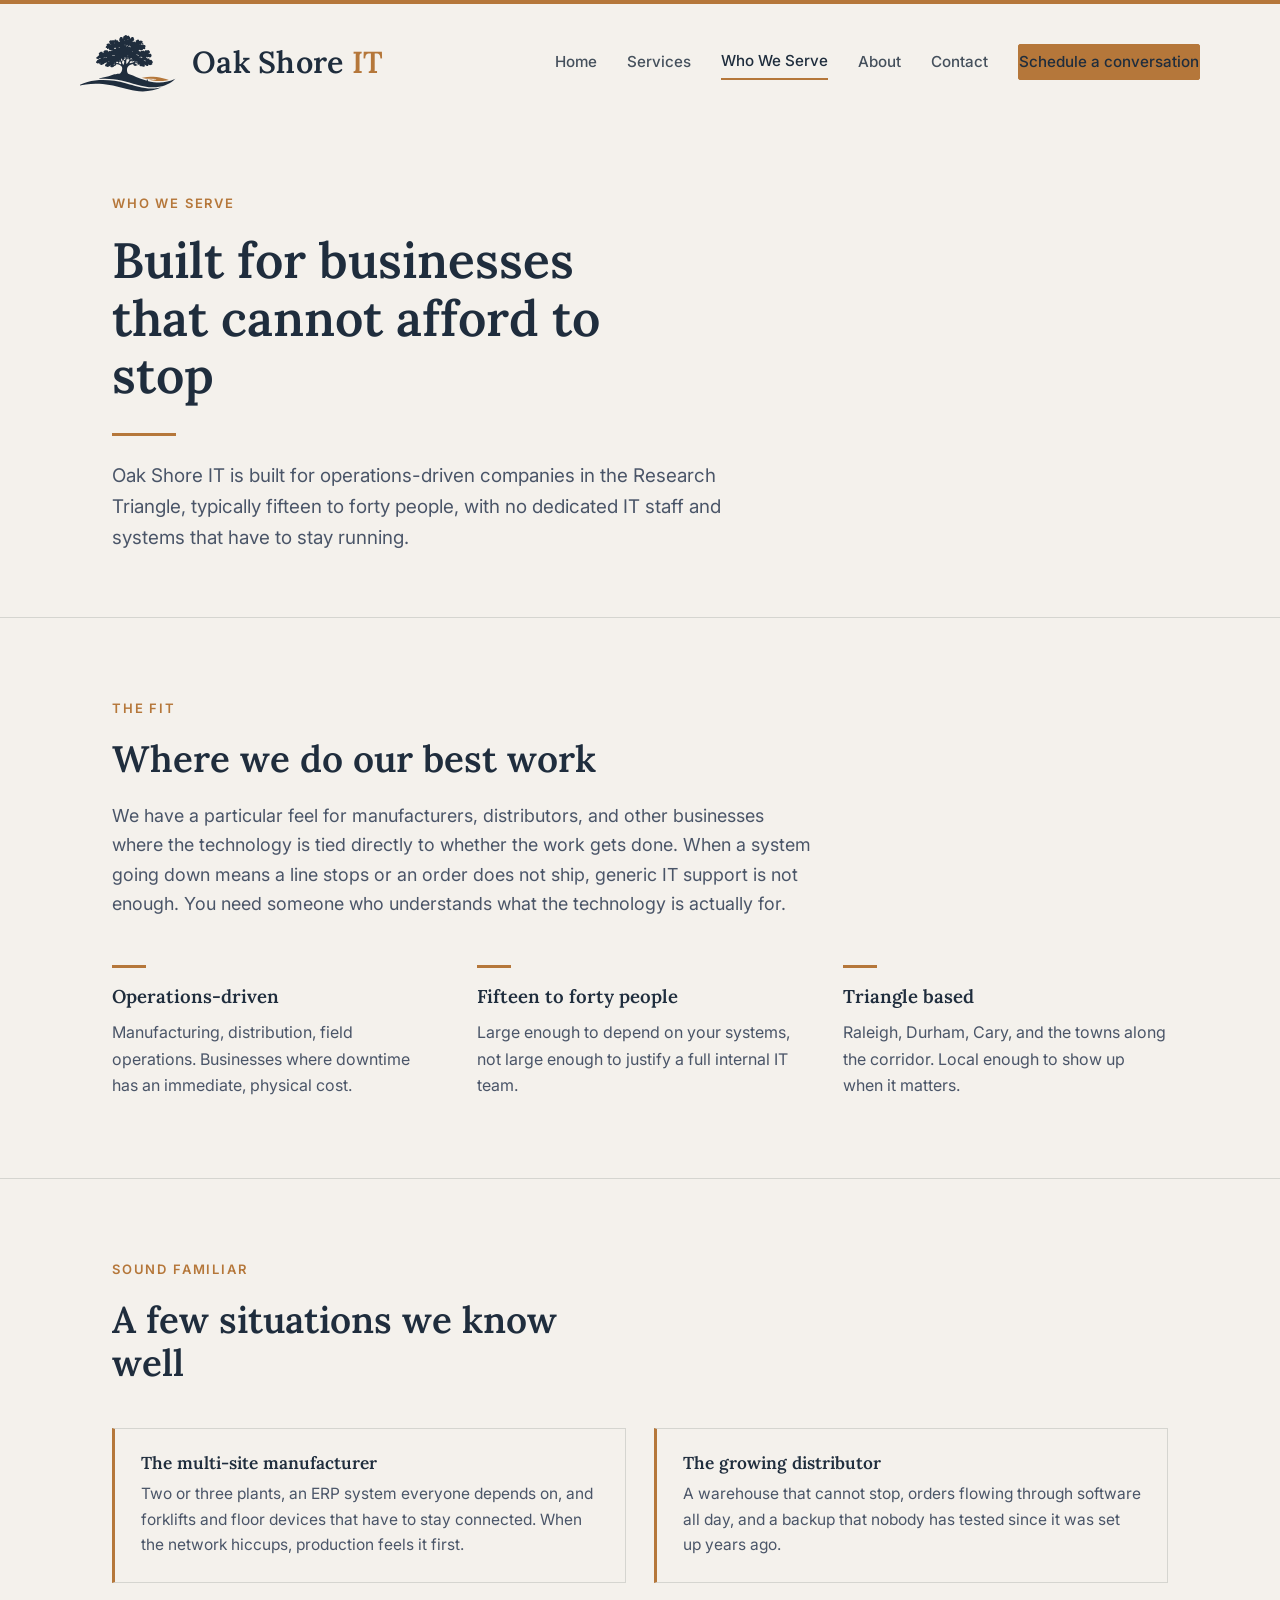
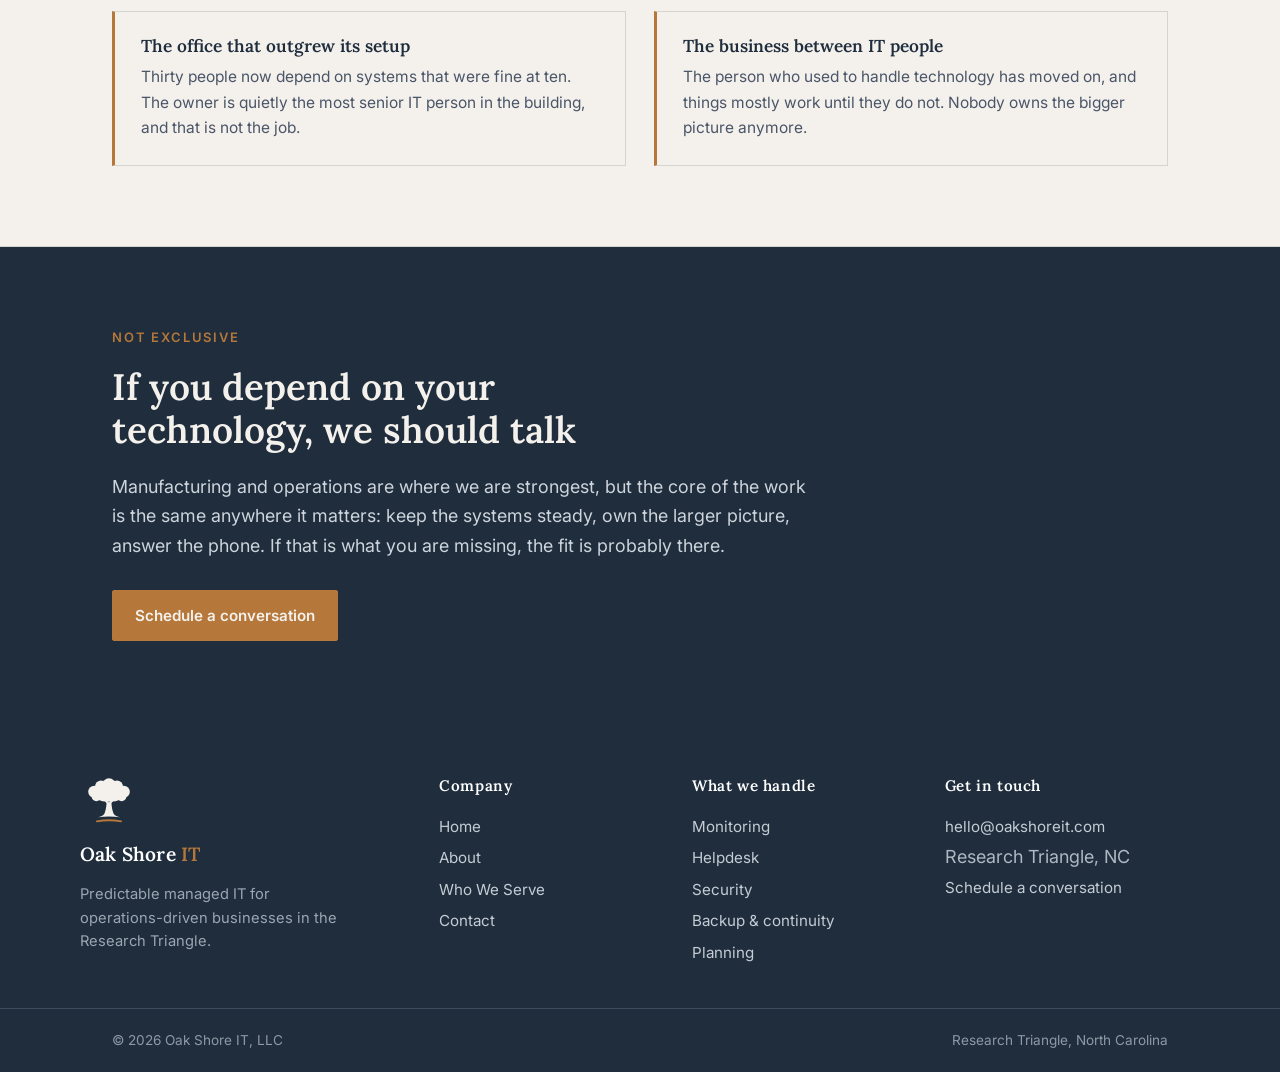
<file: who-we-serve.html>
<!DOCTYPE html>
<html lang="en">
<head>
<!-- Google tag (gtag.js) -->
<script async src="https://www.googletagmanager.com/gtag/js?id=G-X41PDHYENH"></script>
<script>
  window.dataLayer = window.dataLayer || [];
  function gtag(){dataLayer.push(arguments);}
  gtag('js', new Date());
  gtag('config', 'G-X41PDHYENH');
</script>
<meta charset="utf-8">
<meta name="viewport" content="width=device-width, initial-scale=1">
<title>Who We Serve &middot; Oak Shore IT</title>
<meta name="description" content="Oak Shore IT is built for operations-driven businesses in the Research Triangle, fifteen to forty people, with no dedicated IT staff.">
<meta property="og:title" content="Who We Serve · Oak Shore IT">
<meta property="og:description" content="Oak Shore IT is built for operations-driven businesses in the Research Triangle, fifteen to forty people, with no dedicated IT staff.">
<meta property="og:url" content="https://oakshoreit.com/who-we-serve.html">
<meta property="og:type" content="website">
<meta property="og:image" content="https://oakshoreit.com/assets/oakshore-og.png">
<meta property="og:image:width" content="1200">
<meta property="og:image:height" content="630">
<link rel="icon" href="favicon.svg">
<link rel="preconnect" href="https://fonts.googleapis.com">
<link rel="preconnect" href="https://fonts.gstatic.com" crossorigin>
<link href="https://fonts.googleapis.com/css2?family=Lora:ital,wght@0,400;0,500;0,600;1,400&family=Inter:wght@400;450;500;600&display=swap" rel="stylesheet">
<link rel="stylesheet" href="styles.css">
</head>
<body>

<div class="brandbar"></div>
<header class="site-header">
  <div class="wrap bar">
    <a class="brand" href="index.html" aria-label="Oak Shore IT home">
      <svg class="oak" xmlns="http://www.w3.org/2000/svg" xmlns:xlink="http://www.w3.org/1999/xlink" width="2048" height="1366" viewBox="0 0 2048 1366"><path fill="#1F2D3D" transform="scale(1.64103 1.64183)" d="M593.648 65.9281C605.712 64.8623 604.312 73.1011 615.552 79.1133C628.369 69.018 633.693 69.0398 638.416 85.683C658.725 90.9894 648.518 100.72 652.587 108.908C659.238 111.87 664.253 99.9548 667.734 95.9222C674.815 87.7199 685.808 87.5497 693.74 94.6932C699.066 99.4905 699.428 102.863 699.838 109.705C700.871 110.576 701.883 111.473 702.872 112.394C711.217 120.283 703.859 125.45 697.826 131.114C705.686 158.006 688.584 146.529 682.53 150.782C682.17 152.851 682.904 154.811 684.89 155.789C695.34 160.933 701.523 150.922 710.85 148.323C720.176 145.725 720.046 159.629 723.433 161.747C729.708 157.521 721.504 140.139 727.253 134.17C730.66 130.632 735.585 132.433 739.502 133.336C740.909 132.152 742.331 130.987 743.767 129.839C755.731 120.303 762.853 125.297 770.78 136.086L771.503 144.321C789.057 138.799 788.885 127.736 808.596 142.379C833.061 160.555 789.702 179.938 790.413 188.219C803.095 188.13 798.016 192.709 805.434 196.055C812.905 199.424 821.031 174.813 828.776 194.583C841.185 194.373 851.561 194.365 852.257 210.195C852.599 217.969 850.938 221.348 845.868 226.961C853.327 239.539 848.402 246.427 835.336 250.269C825.722 247.153 819.269 239.885 817.363 255.709C808.2 263.881 799.203 265.152 787.354 263.658C783.151 260.159 780.345 257.933 775.36 255.689C768.999 258.385 759.695 263.195 754.255 267.315C765.905 268.795 770.148 267.516 775.668 279.045C779.964 279.412 784.266 279.718 788.571 279.962C798.197 266.812 803.335 268.745 817.873 272.91C829.507 262.072 833.709 262.745 835.605 278.734C848.973 269.424 852.941 248.416 870.284 268.044C875.783 265.285 881.341 262.674 887.119 260.559C894.294 263.882 907.785 275.284 909.919 283.261C910.554 285.636 906.26 299.542 904.595 302.007C902.929 304.475 895.01 303.54 892.167 306.945L892.398 308.254C898.143 314.48 921.549 304.531 925.923 315.807C934.019 336.679 934.184 343.793 913.714 356.123C906.993 360.171 898.241 353.755 891.921 351.328C887.108 352.437 880.495 355.612 875.134 357.332C869.743 352.309 868.187 350.082 861.137 347.299L861.113 356.199C867.946 361.254 869.627 363.148 873.275 370.753C920.591 363.964 900.214 382.43 904.645 390.181C908.01 391.431 918.099 388.014 922.664 387.156C936.122 393.118 932.512 396.376 940.12 405.633C949.553 417.109 958.886 420.6 936.296 427.537C939.292 434.692 948.215 443.193 935.806 448.211C927.12 451.723 912.532 459.429 903.415 455.638C897.693 453.259 893.414 450.13 887.044 448.154C887.52 449.934 887.964 451.724 888.374 453.521C891.304 466.826 880.477 467.498 870.461 469.614C861.305 463.37 854.129 454.786 843.653 451.229C840.213 450.061 841.429 450.016 838.386 451.504L838.133 450.798C838.891 455.221 844.083 459.879 844.704 464.563C846.099 475.074 833.062 478.464 825.267 479.206C823.624 478.272 820.813 476.237 819.147 475.099C816.082 475.398 813.009 475.625 809.933 475.778C807.979 473.447 807.47 472.5 805.99 469.829C801.105 471.023 797.081 472.05 792.088 472.729C787.247 471.051 773.768 464.232 772.482 458.636C771.528 454.485 777.473 451.489 779.733 448.644C777.266 447.801 765.61 451.469 762.072 452.268C756.589 449.535 746.276 442.962 742.698 437.721C741.027 435.272 749.235 432.397 750.906 431.715C751.208 428.577 751.334 425.045 751.518 421.868C733.231 434.14 731.46 433.556 710.029 433.462C719.381 444.752 723.034 442.651 736.475 446.964C740.433 448.234 747.456 451.55 749.451 455.544C749.255 463.321 734.105 461.049 731.117 462.979C714.519 473.701 693.658 459.878 690.866 441.418C674.246 442.948 658.241 448.468 644.211 457.509C624.341 470.257 612.877 487.229 611.432 511.233C610.385 528.641 612.151 547.53 621.276 562.772C627.945 573.91 639.835 575.378 651.181 578.944C663.918 582.888 676.69 586.123 689.127 590.914C703.44 596.591 716.035 606.134 730.159 612.146C769.404 628.851 809.922 642.768 850.957 654.371C856.969 656.071 862.854 657.941 868.986 659.198C861.133 643.132 876.884 640.005 882.791 647.208C884.199 648.899 884.811 651.114 884.471 653.288C883.801 657.57 881.297 659.361 878.09 661.631C1015.2 695.145 1112.1 691.491 1241.83 635.146C1234.28 642.605 1224.78 649.854 1216.33 656.387C1185.38 680.316 1145.26 705.282 1108.29 718.383C1088.29 727.154 1051.77 734.995 1029.87 738.754C856.504 768.527 703.461 693.183 537.579 656.848C468.141 641.421 397.247 633.496 326.117 633.209C298.505 633.08 267.656 634.055 240.157 637.353C253.961 631.258 270.514 626.519 285.055 622.251C314.201 613.695 343.263 604.75 373.378 600.452C398.978 596.656 420.955 582.598 445.736 576.761C451.751 575.344 460.106 576.417 466.453 575.288C472.921 574.137 479.013 570.984 485.442 570.019C494.044 568.728 503.037 569.22 511.646 567.769C540.182 562.115 552.45 514.936 548.352 490.598C543.506 461.825 501.447 444.412 475.372 445.76C469.566 446.06 469.137 453.763 466.498 457.432C461.708 464.055 452.982 465.531 445.493 467.051C444.961 467.965 444.412 468.869 443.845 469.761C435.125 483.624 412.327 489.278 397.904 480.802C388.384 475.207 399.91 466.346 398.966 461.378C391.682 457.32 384.478 471.391 377.878 474.306C370.076 477.752 363.584 478.944 355.258 480.006C350.924 478.254 349.004 476.971 345.796 473.608C343.904 473.597 341.956 473.533 340.078 473.493C324.242 473.157 320.666 452.856 332.573 444.468C336.665 441.586 339.649 441.415 344.42 440.579C339.912 426.271 344.127 426.378 356.521 421.124C350.518 421.223 344.266 421.559 338.247 421.798C331.592 431.643 328.194 431.781 316.955 431.081C312.464 451.027 295.443 441.308 284.012 453.38C282.79 454.67 280.443 455.607 278.839 456.253C269.283 454.587 255.594 450.425 253.441 440.12C252.994 437.977 252.311 435.267 250.773 433.882C244.877 431.431 235.042 439.032 229.377 435.705C211.002 424.912 197.021 423.037 218.94 402.545C222.634 388.578 226.657 389.847 239.535 390.198C239.992 387.124 240.067 383.74 240.209 380.612C228.556 374.945 200.781 374.343 217.269 350.283C219.198 347.468 226.514 347.455 229.574 347.438C233.276 334.5 237.239 336.005 249.189 336.577C247.632 331.605 246.075 328.462 243.612 324.007C254.205 315.622 250.179 316.649 243.989 309.989C239.66 305.331 253.064 296.72 256.056 293.83C259.838 290.177 263.303 285.349 268.06 282.362C273.423 282.114 279.918 281.332 285.173 281.759C293.062 282.398 293.282 289.012 293.838 295.073C299.233 295.92 304.892 297.049 310.287 298.042C308.979 294.152 303.637 285.292 304.758 281.538C305.964 275.35 319.11 263.713 325.231 262.416C336.596 261.343 350.954 263.145 362.213 264.91C366.479 265.578 365.867 280.322 370.088 282.751C375.395 281.104 375.394 272.436 380.822 270.549C385.345 268.977 391.41 272.701 395.534 274.734C395.626 274.614 395.717 274.494 395.809 274.375L396.279 273.784C403.592 264.461 409.432 268.338 418.549 272.135L419.267 271.822C420.177 269.185 420.224 270.076 419.82 267.727C416.78 263.662 411.603 265.515 407.97 263.29C407.339 261.624 407.223 260.978 406.082 259.662C401.264 258.859 394.725 259.79 389.681 259.718C374.255 259.499 374.758 254.173 375.418 241.511C363.223 245.78 344.15 259.044 353.233 232.301C336.25 233.273 330.678 232.144 337.304 213.12C338.966 208.349 346.412 206.418 350.772 204.879C341.674 193.65 343.988 184.861 358.104 180.29C369.072 176.738 376.03 173.2 386.991 178.506C387.489 177.885 390.36 174.176 390.589 173.655C393.155 166.325 378.079 164.356 377.651 156.982C377.012 145.968 389.736 135.797 399.542 133.856C406.45 132.488 410.333 134.862 415.572 138.508C427.348 123.246 432.913 128.724 445.697 138.196C446.148 136.731 446.627 135.215 447.21 133.799C448.912 129.549 452.292 126.191 456.551 124.518C466.938 120.423 473.055 126.836 476.343 136.001C480.645 135.203 484.183 134.689 488.506 134.159C495.153 137.763 498.53 139.724 501.734 146.565C501.512 149.062 500.552 155.02 501.682 156.861C506.614 159.895 518.385 152.691 522.178 149.048C519.769 148.677 514.16 147.915 512.994 146.194C509.186 140.575 511.531 121.054 511.481 113.841C512.888 112.233 515.322 110.068 516.953 108.534C519.173 97.4535 526.169 91.8505 537.271 91.6588C551.676 91.41 553.797 96.7944 554.146 109.224C557.374 108.269 562.805 105.786 566.076 104.405C562.907 100.953 557.557 95.9554 560.288 90.7189C565.104 81.4827 576.613 76.6951 584.742 70.8264C587.323 68.9631 590.769 67.1277 593.648 65.9281ZM608.55 375.835L608.41 376.645C607.1 383.932 604.229 390.88 602.719 397.874C599.691 411.89 601.69 428.737 603.875 442.748C610.065 436.925 615.419 430.913 620.911 424.433C633.068 410.514 646.872 397.466 640.699 377.275C621.42 381.45 628.838 385.169 608.55 375.835ZM660.041 403.848C651.837 413.172 648.438 420.666 643.054 431.947L643.226 433.066C648.917 432.22 655.36 430.863 660.953 429.56C670.305 427.382 680.414 426.187 689.076 422.077C694.607 419.453 707.942 407.85 708.589 401.604L708.146 401.081C688.048 410.094 681.12 410.915 660.041 403.848ZM579.136 391.245C588.036 392.335 591.326 376.372 591.705 369.974C591.934 365.611 591.546 361.238 590.552 356.983C586.642 355.283 583.951 354.059 579.679 353.245C587.962 384.703 571.944 373.101 567.777 378.083C567.365 382.845 575.499 388.827 579.136 391.245ZM554.634 383.832C553.452 398.749 553.412 405.568 546.034 419.117C547.827 424.051 558.972 456.993 566.061 452.215C573.807 436.804 576.445 424.909 575.746 407.568C570.487 401.045 560.611 389.711 554.634 383.832ZM467.77 422.434C468.311 425.279 468.872 428.733 469.7 431.453C473.53 430.786 478.133 429.841 481.952 429.66C487.428 429.928 490.53 430.43 495.925 431.376C495.516 426.162 495.078 420.95 494.61 415.74C490.947 415.697 485.944 415.486 482.414 415.913C475.023 416.535 474.045 418.351 467.77 422.434ZM664.147 224.298L664.684 224.548C669.689 226.937 669.61 230.468 674.364 230.206C676.209 228.636 675.596 229.371 676.52 226.728C674.932 219.936 663.843 224.748 660.75 219.676C660.582 219.401 660.198 216.577 660.127 216.059C656.579 212.081 653.252 216.91 648.431 213.002C646.721 209.299 646.933 202.556 644.856 201.608C639.642 205.45 626.589 211.158 630.626 217.462C634.876 219.448 641.117 215.483 644.765 213.414C652.987 220.141 654.124 220.726 664.147 224.298ZM516.279 418.863C512.761 418.464 507.951 417.442 504.931 418.849C503.057 420.578 502.922 421.734 502.902 424.258C502.833 433.125 516.38 437.38 523.064 440.472C526.63 442.28 530.954 445.112 534.777 444.079C541.15 437.648 519.085 398.133 513.665 393.536C513.388 405.671 523.913 403.294 516.279 418.863ZM542.555 401.271C544.984 395.694 545.746 392.993 546.675 386.972C543.547 380.213 539.356 371.355 532.435 367.743C532.904 374.979 535.087 400.857 538.429 406.293L539.197 406.628C540.978 405.233 541.572 403.373 542.555 401.271ZM454.578 245.335L455.295 248.188C458.901 249.381 465.124 243.826 468.591 242.015C466.336 238.633 460.457 229.569 456.8 228.495C453.015 230.688 441.15 237.4 439.987 241.543C442.693 244.288 449.322 241.994 453.654 243.904C454.259 244.637 454.51 244.656 454.578 245.335ZM790.4 355.407C794.691 357.245 796.734 358.37 800.681 360.703C803.996 362.303 806.374 363.787 810.071 362.984C816.305 356.2 792.989 348.504 788.263 348.785C784.139 349.525 776.958 350.73 774.454 354.593C775.691 358.99 787.178 355.976 790.4 355.407ZM750.245 328.372C755.748 333.114 757.357 335.723 765.104 334.151C765.557 331.781 766.287 329.485 765.315 327.313C761.04 322.313 731.566 318.298 724.249 318.89C731.019 323.443 735.982 323.155 742.727 329.131L750.245 328.372ZM432.463 325.262C431.047 327.605 429.129 331.552 426.353 332.203C422.424 333.125 417.799 331.778 415.096 335.092C414.819 337.043 414.672 336.329 415.381 338.072C424.604 343.513 426.054 330.688 437.219 332.273C441.585 333.541 454.212 337.536 458.314 335.724C457.226 333.36 436.324 325.915 432.463 325.262ZM718.004 419.098L729.236 422.514C733.29 419.873 749.196 410.452 748.64 405.348C737.104 412.398 731.601 414.049 717.734 412.098C716.798 414.08 715.573 415.945 715.879 417.982C716.856 418.809 716.769 418.817 718.004 419.098ZM588.959 198.887C588.901 196.158 588.807 193.358 588.798 190.635C585.669 190.69 582.214 190.675 579.117 190.847C580.574 194.114 585.437 198.888 588.959 198.887ZM439.027 458.423C443.026 455.871 452.398 450.285 455.06 446.637C454.958 446.403 454.792 445.898 454.633 445.79C449.096 446.408 443.863 447.276 438.367 448.177C438.407 451.682 438.32 454.979 439.027 458.423ZM450.112 435.011L456.264 434.422L456.909 433.688C456.649 430.354 454.502 423.696 451.489 421.963C450.975 426.307 450.515 430.656 450.112 435.011ZM442.582 165.942C442.146 168.043 441.753 168.957 442.397 170.996C443.844 172.984 445.429 173.215 447.889 173.702C448.393 171.434 448.785 170.56 448.189 168.311C446.866 166.552 445.873 166.364 443.592 166.057C443.256 166.013 442.919 165.975 442.582 165.942ZM621.59 330.884C620.476 333.093 619.602 334.362 619.531 336.83C620.751 339.681 621.579 339.841 624.716 340.62C628.131 336.011 627.4 332.283 621.59 330.884ZM380.098 411.735C382.213 411.482 382.033 411.852 383.291 410.687C382.171 407.13 376.505 405.893 373.263 405.142L368.548 412.105L380.098 411.735ZM619.799 122.436C620.021 124.885 619.908 126.682 621.312 128.63C623.231 129.954 624.237 129.702 626.602 129.689C626.91 127.426 627.351 126.002 626.52 123.911C624.243 122.03 623.082 122.342 619.799 122.436ZM476.52 405.112C478.61 412.606 480.773 411.819 487.851 411.402C485.145 405.16 482.985 405.635 476.52 405.112ZM574.466 129.202C573.327 131.068 572.41 132.032 572.677 134.132C573.758 136.002 574.766 136.31 576.673 137.361C578.031 135.547 578.149 135.301 578.58 133.077C577.789 130.129 577.57 129.978 574.466 129.202ZM268.21 427.143C265.875 428.502 262.852 430.001 261.217 432.048L261.188 433.192L262.203 433.704C264.888 432.671 268.085 431.565 269.514 428.9L269.416 427.815L268.21 427.143ZM404.001 192.878C404.736 190.808 405.269 189.868 404.681 187.708C403.347 185.992 402.317 185.825 400.062 185.545C399.742 185.506 399.422 185.473 399.102 185.445C398.643 187.825 398.017 189.9 398.783 192.205C400.715 193.947 401.59 193.618 404.001 192.878ZM780.899 190.315C777.901 190.885 773.784 191.534 774.686 195.629C776.431 196.185 775.789 196.069 777.955 195.062L787.228 190.08L780.899 190.315ZM684.632 281.708C685.926 279.854 686.797 278.933 686.983 276.641C686.009 273.729 685.222 273.745 682.177 273.182C681.249 275.564 680.268 277.305 680.598 279.777C681.804 281.369 682.512 281.635 684.632 281.708ZM630.522 360.802C629.471 364.775 628.283 366.814 630.148 370.101C632.618 371.691 634.255 371.368 637.245 371.274C637.515 368.349 638.323 364.769 637.152 362.378C635.488 360.84 632.798 360.864 630.522 360.802ZM502.33 220.497C505.308 226.391 508.281 234.561 515.564 235.023C514.207 228.65 512.545 226.592 508.94 221.293L502.33 220.497ZM677.57 382.331C673.202 385.238 670.182 387.423 666.358 391.182C668.244 391.71 671.376 392.672 673.214 393.02C676.091 393.378 679.091 393.798 681.962 394.094C682.234 388.161 682.915 385.816 677.57 382.331ZM827.47 392.437C835.744 398.607 848.44 404.073 858.477 406.271C858.319 404.202 858.396 402.078 856.791 400.712C850.722 395.551 835.12 391.931 827.47 392.437ZM334.37 353.451C339.261 355.257 346.562 358.687 351.432 357.505L352.091 356.643C349.932 351.516 340.082 350.882 335.397 351.116C329.228 353.546 327.458 354.206 320.77 355.195C318.744 357.303 315.968 360.375 313.878 362.285C309.254 363.273 306.628 363.395 303.305 366.799L303.107 367.859C307.211 369.311 314.149 362.636 318.771 360.84C324.736 357.686 328.11 355.756 334.37 353.451ZM243.997 380.509C251.937 379.883 258.149 377.572 266.162 377.367C266.617 374.536 267.513 370.717 266.812 368.068C265.409 367.404 266.122 367.52 264.6 367.681C259.059 368.809 241.703 372.374 241.616 378.836C242.645 379.858 242.6 379.897 243.997 380.509ZM658.162 384.755C661.936 381.14 672.699 372.044 673.792 367.676C672.919 364.879 671.14 365.409 668.423 365.263C661.298 366.801 664.669 370.65 653.461 372.914C653.499 376.757 653.108 381.409 655.271 384.514C657.068 385.358 656.14 385.242 658.162 384.755ZM611.876 191.006C609.09 201.032 604.686 207.415 600.069 216.545L606.441 213.878C612.262 210.919 610.402 208.196 618.26 205.633C618.877 201.473 615.263 193.428 611.876 191.006ZM614.716 373.263C615.513 370.664 619.676 359.768 614.376 358.502C613.853 358.377 611.366 358.53 610.712 358.562C607.183 361.515 607.612 368.263 609.976 371.812C611.02 373.377 613.044 373.133 614.716 373.263Z"/><path fill="#F4F1EC" fill-opacity="0.0078431377" transform="scale(1.64103 1.64183)" d="M335.397 351.116C340.082 350.882 349.932 351.516 352.091 356.643L351.432 357.505C346.562 358.687 339.261 355.257 334.37 353.451C328.11 355.756 324.736 357.686 318.771 360.84C314.149 362.636 307.211 369.311 303.107 367.859L303.305 366.799C306.628 363.395 309.254 363.273 313.878 362.285C315.968 360.375 318.744 357.303 320.77 355.195C327.458 354.206 329.228 353.546 335.397 351.116Z"/><path fill="#B5773A" transform="scale(1.64103 1.64183)" d="M915.729 606.738C925.247 605.483 939.776 606.598 949.611 606.459C1007.73 605.64 1063.52 618.056 1118.24 636.751C1130.34 640.885 1144.75 643.711 1156.56 648.647C1145.86 652.345 1134.16 654.254 1123.02 656.386C1063.74 667.733 1003.45 665.905 943.88 657.5C919.905 654.196 910.481 650.583 888.339 644.887C898.272 644.843 908.206 644.873 918.138 644.977C937.213 645.325 976.388 647.33 993.305 640.099C990.523 639.164 986.971 638.357 984.047 638.166C942.026 635.219 900.22 632.731 858.101 632.898C844.637 632.952 810.632 626.391 797.918 622.325C808.361 619.806 819.558 618.361 830.171 616.487C858.698 611.45 886.795 608.335 915.729 606.738Z"/><path fill="#1F2D3D" transform="scale(1.64103 1.64183)" d="M815.716 170.056C820.842 170.488 825.31 173.247 823.067 178.758C821.157 183.452 811.391 186.8 807.091 188.683C806.598 188.713 806.104 188.735 805.61 188.75C803.102 188.823 801.291 188.821 799.453 187.076C797.897 180.451 810.741 172.912 815.716 170.056Z"/><path fill="#1F2D3D" transform="scale(1.64103 1.64183)" d="M0 712.214C30.296 698.801 64.8053 684.597 96.9363 675.937C257.421 632.685 435.022 649.777 593.732 691.794C717.201 724.482 838.067 769.783 968.013 760.088C1000.22 757.685 1029.83 752.112 1061.39 745.486C963.937 797.172 826.398 807.266 719.145 790.997C668.097 783.253 608.548 766.247 557.892 753.537C470.19 731.532 386.425 712.348 296.062 703.176C222.545 695.198 148.304 696.781 75.1939 707.886C61.1739 710.041 47.2198 712.605 33.3495 715.576C24.1349 717.624 9.08001 721.578 0 722.574L0 712.214Z"/></svg>
      <span class="wm">Oak Shore <span class="it">IT</span></span>
    </a>
    <button class="menu-toggle" aria-label="Menu" aria-expanded="false"><span></span><span></span><span></span></button>
    <nav class="links" id="nav">
      <a href="index.html">Home</a><a href="services.html">Services</a><a href="who-we-serve.html" aria-current="page">Who We Serve</a><a href="about.html">About</a><a href="contact.html">Contact</a>
      <a href="contact.html" class="btn">Schedule a conversation</a>
    </nav>
  </div>
</header>
<main>

  <section class="page-hero">
    <div class="wrap">
      <p class="eyebrow">Who we serve</p>
      <h1>Built for businesses that cannot afford to stop</h1>
      <div class="accent"></div>
      <p class="lede">Oak Shore IT is built for operations-driven companies in the Research Triangle, typically fifteen to forty people, with no dedicated IT staff and systems that have to stay running.</p>
    </div>
  </section>

  <section class="section">
    <div class="wrap">
      <p class="eyebrow">The fit</p>
      <h2>Where we do our best work</h2>
      <p class="lede">We have a particular feel for manufacturers, distributors, and other businesses where the technology is tied directly to whether the work gets done. When a system going down means a line stops or an order does not ship, generic IT support is not enough. You need someone who understands what the technology is actually for.</p>
      <div class="three" style="margin-top:46px">
        <div><div class="tick"></div><h3>Operations-driven</h3><p>Manufacturing, distribution, field operations. Businesses where downtime has an immediate, physical cost.</p></div>
        <div><div class="tick"></div><h3>Fifteen to forty people</h3><p>Large enough to depend on your systems, not large enough to justify a full internal IT team.</p></div>
        <div><div class="tick"></div><h3>Triangle based</h3><p>Raleigh, Durham, Cary, and the towns along the corridor. Local enough to show up when it matters.</p></div>
      </div>
    </div>
  </section>

  <section class="section">
    <div class="wrap">
      <p class="eyebrow">Sound familiar</p>
      <h2>A few situations we know well</h2>
      <div class="cases">
        <div class="case"><h3>The multi-site manufacturer</h3><p>Two or three plants, an ERP system everyone depends on, and forklifts and floor devices that have to stay connected. When the network hiccups, production feels it first.</p></div>
        <div class="case"><h3>The growing distributor</h3><p>A warehouse that cannot stop, orders flowing through software all day, and a backup that nobody has tested since it was set up years ago.</p></div>
        <div class="case"><h3>The office that outgrew its setup</h3><p>Thirty people now depend on systems that were fine at ten. The owner is quietly the most senior IT person in the building, and that is not the job.</p></div>
        <div class="case"><h3>The business between IT people</h3><p>The person who used to handle technology has moved on, and things mostly work until they do not. Nobody owns the bigger picture anymore.</p></div>
      </div>
    </div>
  </section>

  <section class="section dark last">
    <div class="wrap">
      <p class="eyebrow">Not exclusive</p>
      <h2>If you depend on your technology, we should talk</h2>
      <p class="lede">Manufacturing and operations are where we are strongest, but the core of the work is the same anywhere it matters: keep the systems steady, own the larger picture, answer the phone. If that is what you are missing, the fit is probably there.</p>
      <div class="btnrow" style="margin-top:30px"><a href="contact.html" class="btn">Schedule a conversation</a></div>
    </div>
  </section>

</main>

<footer>
  <div class="wrap foot">
    <div class="brandcol">
      <svg class="oak" viewBox="0 0 220 182" xmlns="http://www.w3.org/2000/svg">
  <g fill="#F4F1EC">
    <ellipse cx="110" cy="60" rx="66" ry="34"/>
    <circle cx="54"  cy="56" r="23"/>
    <circle cx="166" cy="56" r="23"/>
    <circle cx="80"  cy="36" r="23"/>
    <circle cx="140" cy="36" r="23"/>
    <circle cx="110" cy="30" r="25"/>
    <circle cx="62"  cy="74" r="18"/>
    <circle cx="158" cy="74" r="18"/>
  </g>
  <!-- branch hints so it is not a lollipop -->
  <g stroke="#F4F1EC" stroke-width="7" stroke-linecap="round" fill="none">
    <path d="M110 104 L88 80"/>
    <path d="M110 104 L132 78"/>
  </g>
  <!-- sturdy trunk flaring into a rooted base -->
  <path d="M101 96 L119 96
           C120 112 122 126 127 138
           C132 146 142 150 152 153
           Q110 147 68 153
           C78 150 88 146 93 138
           C98 126 100 112 101 96 Z" fill="#F4F1EC"/>
  <path d="M64 168 Q110 160 156 168" stroke="#B5773A" stroke-width="7" stroke-linecap="round" fill="none"/>
</svg>
      <div class="wm">Oak Shore <span style="color:var(--brass)">IT</span></div>
      <p class="desc">Predictable managed IT for operations-driven businesses in the Research Triangle.</p>
    </div>
    <div>
      <h4>Company</h4>
      <ul><li><a href="index.html">Home</a></li><li><a href="about.html">About</a></li>
      <li><a href="who-we-serve.html">Who We Serve</a></li><li><a href="contact.html">Contact</a></li></ul>
    </div>
    <div>
      <h4>What we handle</h4>
      <ul><li><a href="services.html">Monitoring</a></li><li><a href="services.html">Helpdesk</a></li>
      <li><a href="services.html">Security</a></li><li><a href="services.html">Backup &amp; continuity</a></li>
      <li><a href="services.html">Planning</a></li></ul>
    </div>
    <div>
      <h4>Get in touch</h4>
      <ul><li><a href="mailto:hello@oakshoreit.com">hello@oakshoreit.com</a></li>
      <li>Research Triangle, NC</li>
      <li><a href="contact.html">Schedule a conversation</a></li></ul>
    </div>
  </div>
  <div class="footbar">
    <div class="wrap">
      <span>&copy; 2026 Oak Shore IT, LLC</span>
      <span>Research Triangle, North Carolina</span>
    </div>
  </div>
</footer>
<script>
  (function(){
    var h=document.querySelector('.site-header');
    function onScroll(){ if(window.scrollY>56){h.classList.add('condensed');}else{h.classList.remove('condensed');} }
    window.addEventListener('scroll',onScroll,{passive:true}); onScroll();
    var t=document.querySelector('.menu-toggle'), n=document.getElementById('nav');
    if(t){t.addEventListener('click',function(){var o=n.classList.toggle('open');t.setAttribute('aria-expanded',o);});}
  })();
</script>
</body>
</html>
</file>
<file: styles.css>
:root{
    --navy:#1F2D3D; --cream:#F4F1EC; --brass:#B5773A; --slate:#4A5568;
    --line:#D5D5D0; --ink:#20262E; --navy-soft:#26384b; --navy-line:#3a4b5e;
    --serif:'Lora',Georgia,'Times New Roman',serif;
    --sans:'Inter',system-ui,-apple-system,Segoe UI,Roboto,sans-serif;
  }
  *{box-sizing:border-box}
  html{scroll-behavior:smooth}
  body{margin:0;background:var(--cream);color:var(--ink);
    font-family:var(--sans);font-size:18px;line-height:1.65;-webkit-font-smoothing:antialiased}
  h1,h2,h3,h4{font-family:var(--serif);font-weight:600;color:var(--navy);line-height:1.16;margin:0}
  p{margin:0}
  a{color:inherit}
  img,svg{display:block}
  .wrap{max-width:1120px;margin:0 auto;padding:0 32px}
  .eyebrow{font-size:13px;font-weight:600;letter-spacing:.14em;text-transform:uppercase;color:var(--brass);margin:0 0 18px}
  .lede{color:var(--slate);font-size:1.12rem;max-width:64ch}

  /* brand bar */
  .brandbar{height:4px;background:var(--brass)}

  /* header with condense-on-scroll */
  .site-header{position:sticky;top:0;z-index:60;background:rgba(244,241,236,.96);
    backdrop-filter:saturate(140%) blur(8px);border-bottom:1px solid transparent;transition:border-color .25s,box-shadow .25s}
  .site-header.condensed{border-bottom-color:var(--line);box-shadow:0 1px 14px rgba(31,45,61,.06)}
  .bar{display:flex;align-items:center;justify-content:space-between;
    padding:26px 0;transition:padding .25s ease}
  .site-header.condensed .bar{padding:11px 0}
  .brand{display:flex;align-items:center;gap:16px;text-decoration:none}
  .oak{height:64px;width:auto;transition:height .25s ease}
  .site-header.condensed .oak{height:38px}
  .wm{font-family:var(--serif);font-weight:600;font-size:1.9rem;color:var(--navy);letter-spacing:.01em;white-space:nowrap;transition:font-size .25s ease}
  .site-header.condensed .wm{font-size:1.35rem}
  .wm .it{color:var(--brass)}
  nav.links{display:flex;align-items:center;gap:30px}
  nav.links a{font-size:.95rem;font-weight:500;color:var(--navy);text-decoration:none;opacity:.82;padding:4px 0}
  nav.links a:hover{opacity:1;color:var(--brass)}
  nav.links a[aria-current="page"]{opacity:1;border-bottom:2px solid var(--brass)}
  .btn{display:inline-block;background:var(--brass);color:var(--cream);font-family:var(--sans);
    font-weight:600;font-size:.95rem;text-decoration:none;padding:12px 22px;border-radius:2px;border:1px solid var(--brass);cursor:pointer;transition:background .15s,border-color .15s}
  .btn:hover{background:#9c652f;border-color:#9c652f}
  .btn.ghost{background:transparent;color:var(--navy);border-color:var(--navy)}
  .btn.ghost:hover{background:var(--navy);color:var(--cream)}
  nav.links a.btn{opacity:1;border-bottom:1px solid var(--brass)}
  .menu-toggle{display:none;background:none;border:0;cursor:pointer;padding:8px}
  .menu-toggle span{display:block;width:24px;height:2px;background:var(--navy);margin:5px 0}

  /* heroes */
  .hero{padding:84px 0 78px;border-bottom:1px solid var(--line)}
  .hero h1{font-size:clamp(2.4rem,5.2vw,3.7rem);max-width:16ch}
  .page-hero{padding:72px 0 64px;border-bottom:1px solid var(--line)}
  .page-hero h1{font-size:clamp(2.1rem,4.4vw,3.1rem);max-width:18ch}
  .accent{width:64px;height:3px;background:var(--brass);margin:28px 0 24px}
  .hero .lede,.page-hero .lede{font-size:1.18rem;max-width:56ch}
  .hero .btn{margin-top:34px}

  /* credibility band */
  .band{background:var(--navy);color:var(--cream)}
  .band .wrap{display:flex;flex-wrap:wrap;gap:14px 40px;align-items:center;padding:26px 32px}
  .band .item{font-size:1rem;color:#e7eaee}
  .band .item b{font-family:var(--serif);font-weight:600;color:#fff}
  .band .dot{color:var(--brass)}

  /* section */
  .section{padding:80px 0;border-bottom:1px solid var(--line)}
  .section.last{border-bottom:0}
  .section h2{font-size:clamp(1.7rem,3.4vw,2.3rem);max-width:22ch}
  .section h2 + .lede{margin-top:20px}
  .section .lede + .btnrow{margin-top:30px}
  .btnrow{display:flex;gap:16px;flex-wrap:wrap}

  /* grid of cards */
  .grid{display:grid;grid-template-columns:repeat(3,1fr);gap:2px;margin-top:44px;background:var(--line);border:1px solid var(--line)}
  .card{background:var(--cream);padding:30px 28px}
  .card h3{font-size:1.16rem;margin-bottom:10px}
  .card p{color:var(--slate);font-size:.97rem;line-height:1.55}

  /* deep service rows */
  .srv{display:grid;grid-template-columns:.8fr 1.2fr;gap:40px;padding:44px 0;border-top:1px solid var(--line)}
  .srv:first-of-type{border-top:0}
  .srv .k{font-family:var(--serif);font-size:1.4rem;color:var(--navy)}
  .srv .k .n{display:block;font-size:.8rem;font-family:var(--sans);letter-spacing:.12em;color:var(--brass);font-weight:600;margin-bottom:8px;text-transform:uppercase}
  .srv p{color:var(--slate)}

  /* pillars / steps */
  .three{display:grid;grid-template-columns:repeat(3,1fr);gap:40px;margin-top:46px}
  .three h3{font-size:1.16rem;margin-bottom:12px}
  .three .tick{width:34px;height:3px;background:var(--brass);margin-bottom:18px}
  .three p{color:var(--slate);font-size:1rem}
  .three .num{font-family:var(--serif);font-size:2.4rem;color:var(--brass);line-height:1;margin-bottom:14px}

  /* dark feature */
  .dark{background:var(--navy);color:var(--cream);border-bottom:0}
  .dark h2,.dark h3{color:var(--cream)}
  .dark .eyebrow{color:var(--brass)}
  .dark .lede{color:#cdd4dc}
  .twocol{display:grid;grid-template-columns:1.1fr 1.3fr;gap:56px;align-items:start}

  /* situations list */
  .cases{display:grid;grid-template-columns:1fr 1fr;gap:28px;margin-top:44px}
  .case{border:1px solid var(--line);border-left:3px solid var(--brass);padding:24px 26px;background:var(--cream)}
  .case h3{font-size:1.08rem;margin-bottom:8px}
  .case p{color:var(--slate);font-size:.97rem}

  /* contact */
  .form{display:grid;grid-template-columns:1fr 1fr;gap:18px;margin-top:8px;max-width:680px}
  .form .full{grid-column:1 / -1}
  .form label{display:block;font-size:.85rem;font-weight:600;color:var(--navy);margin-bottom:6px}
  .form input,.form textarea{width:100%;font-family:var(--sans);font-size:1rem;padding:12px 14px;
    border:1px solid var(--line);border-radius:2px;background:#fff;color:var(--ink)}
  .form textarea{min-height:130px;resize:vertical}
  .contact-meta{margin-top:36px;color:var(--slate);font-size:1rem;line-height:1.9}
  .contact-meta b{color:var(--navy);font-family:var(--serif)}

  /* footer */
  footer{background:var(--navy);color:#aeb8c2}
  .foot{display:grid;grid-template-columns:1.5fr 1fr 1fr 1.2fr;gap:40px;padding:56px 0 40px}
  .foot h4{color:#fff;font-size:.95rem;letter-spacing:.04em;margin-bottom:16px}
  .foot a{color:#c4ccd4;text-decoration:none;font-size:.95rem;line-height:2}
  .foot a:hover{color:#fff}
  .foot .brandcol .oak{height:48px;margin-bottom:14px}
  .foot .brandcol .wm{font-size:1.2rem;color:#fff}
  .foot .desc{font-size:.92rem;color:#9aa6b1;line-height:1.6;margin-top:12px;max-width:30ch}
  .foot ul{list-style:none;margin:0;padding:0}
  .footbar{border-top:1px solid var(--navy-line)}
  .footbar .wrap{display:flex;justify-content:space-between;gap:16px;flex-wrap:wrap;padding:20px 32px;font-size:.85rem;color:#8d99a4}

  :focus-visible{outline:2px solid var(--brass);outline-offset:3px}

  @media (max-width:860px){
    .grid,.three,.cases,.twocol,.srv,.form{grid-template-columns:1fr}
    .foot{grid-template-columns:1fr 1fr;gap:32px}
    .wm{font-size:1.4rem}
    nav.links{position:absolute;top:100%;left:0;right:0;background:var(--cream);
      border-bottom:1px solid var(--line);flex-direction:column;align-items:flex-start;gap:0;padding:6px 32px 18px;display:none}
    nav.links.open{display:flex}
    nav.links a{padding:13px 0;width:100%;border-bottom:1px solid var(--line)}
    nav.links a.btn{margin-top:14px;width:auto}
    .menu-toggle{display:block}
  }
  @media (prefers-reduced-motion:reduce){html{scroll-behavior:auto}*{transition:none!important}}
</file>
